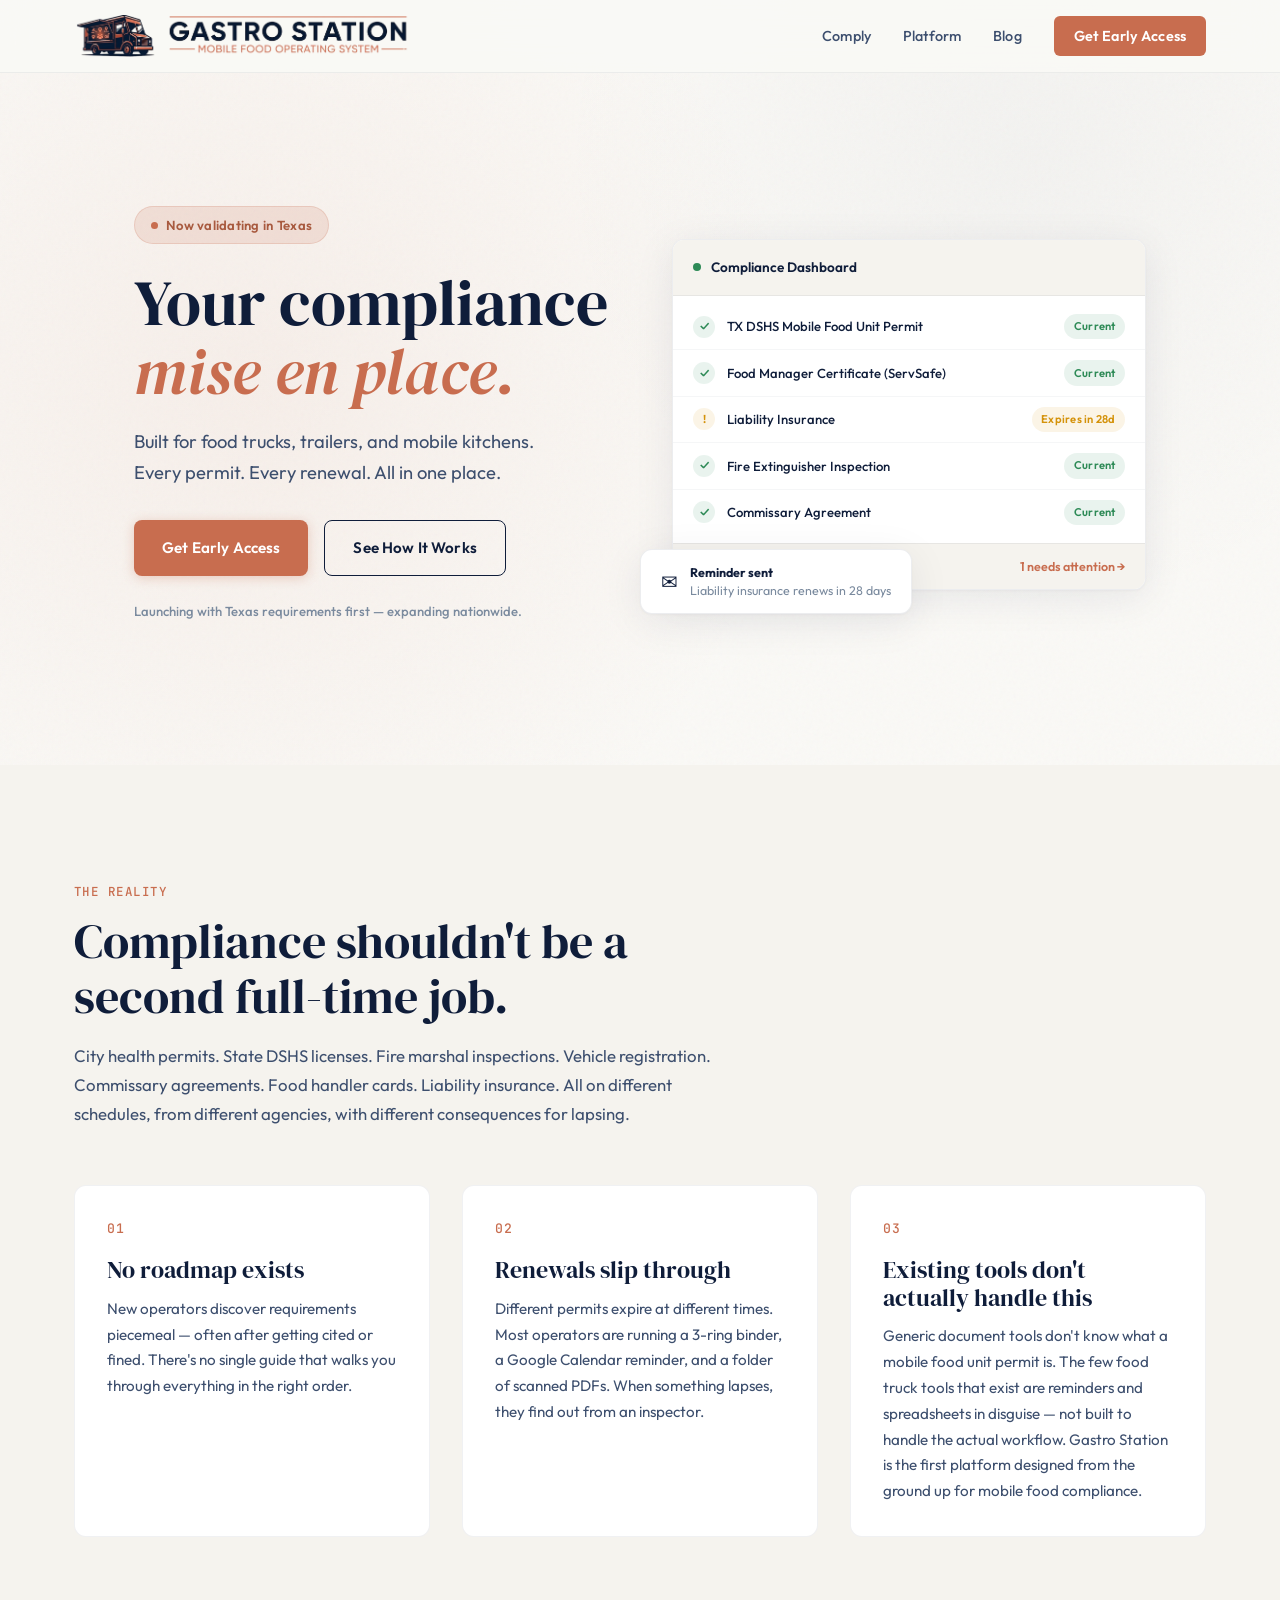
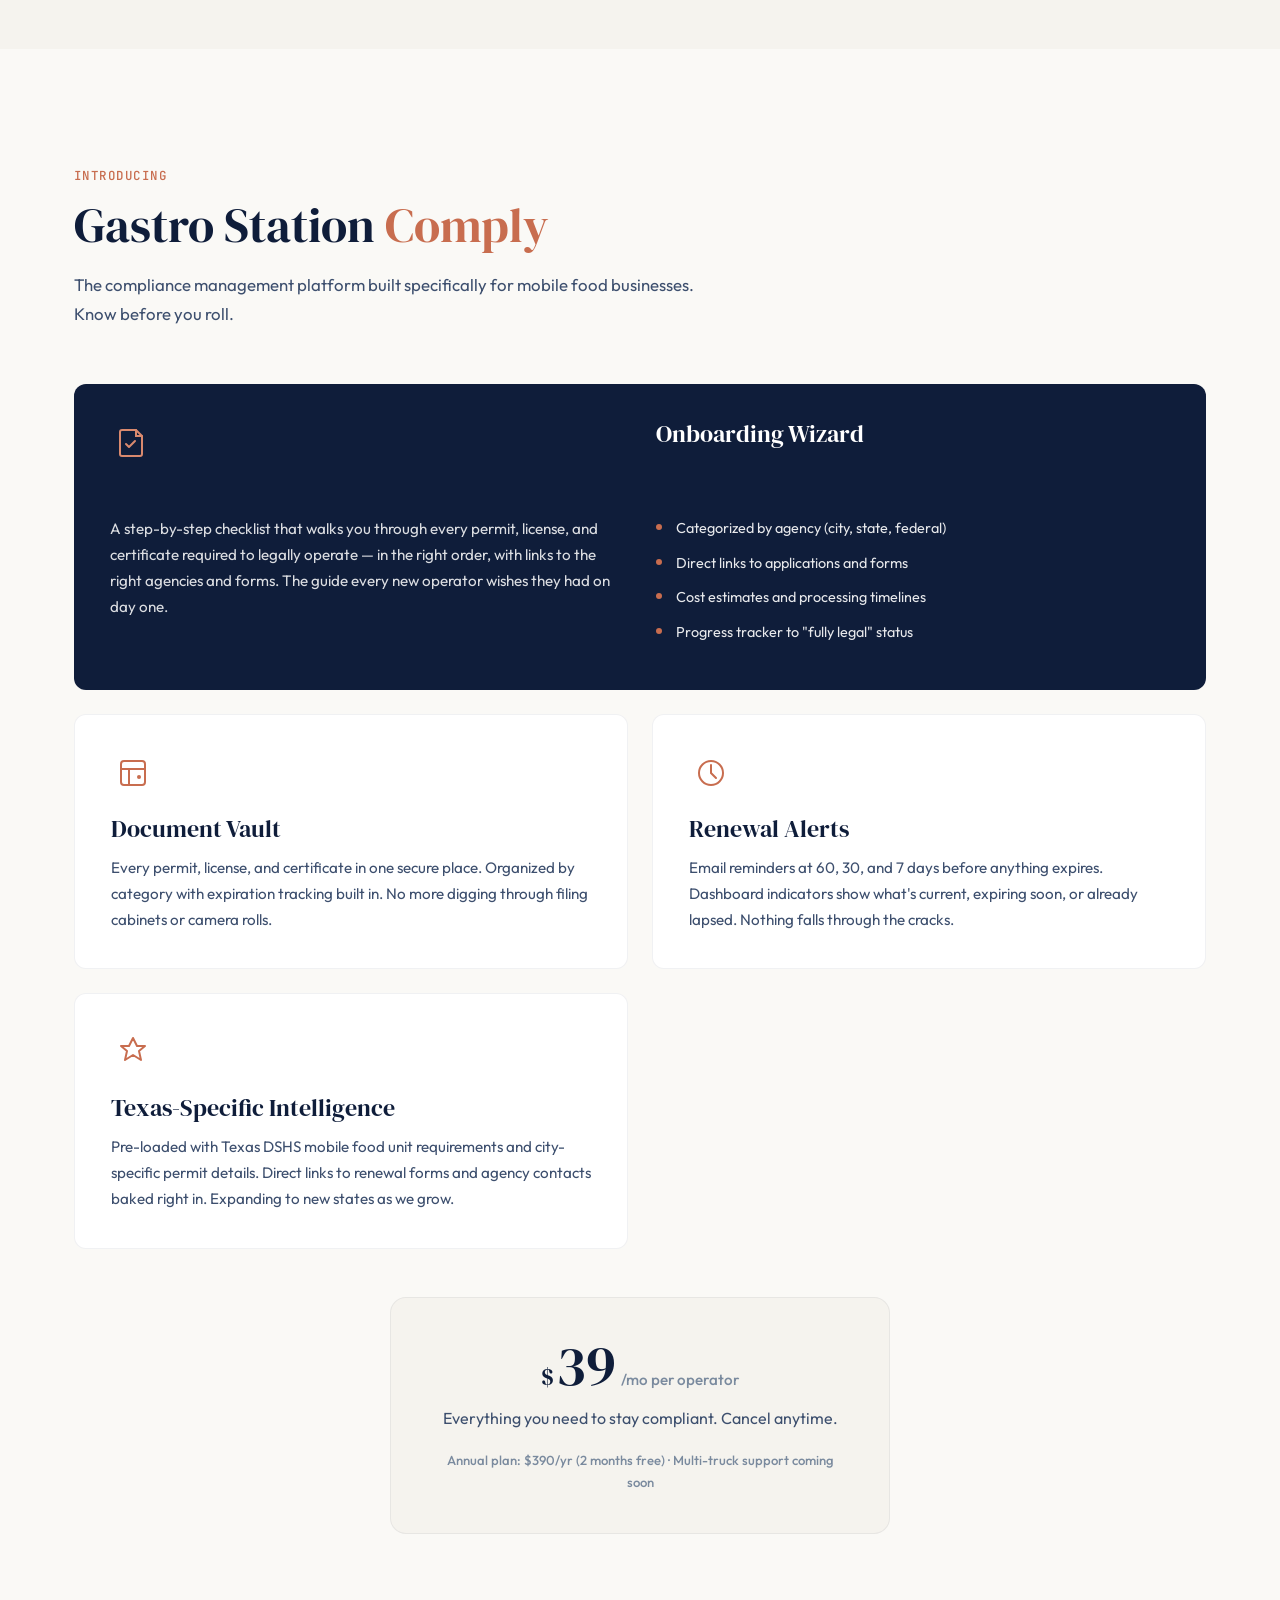
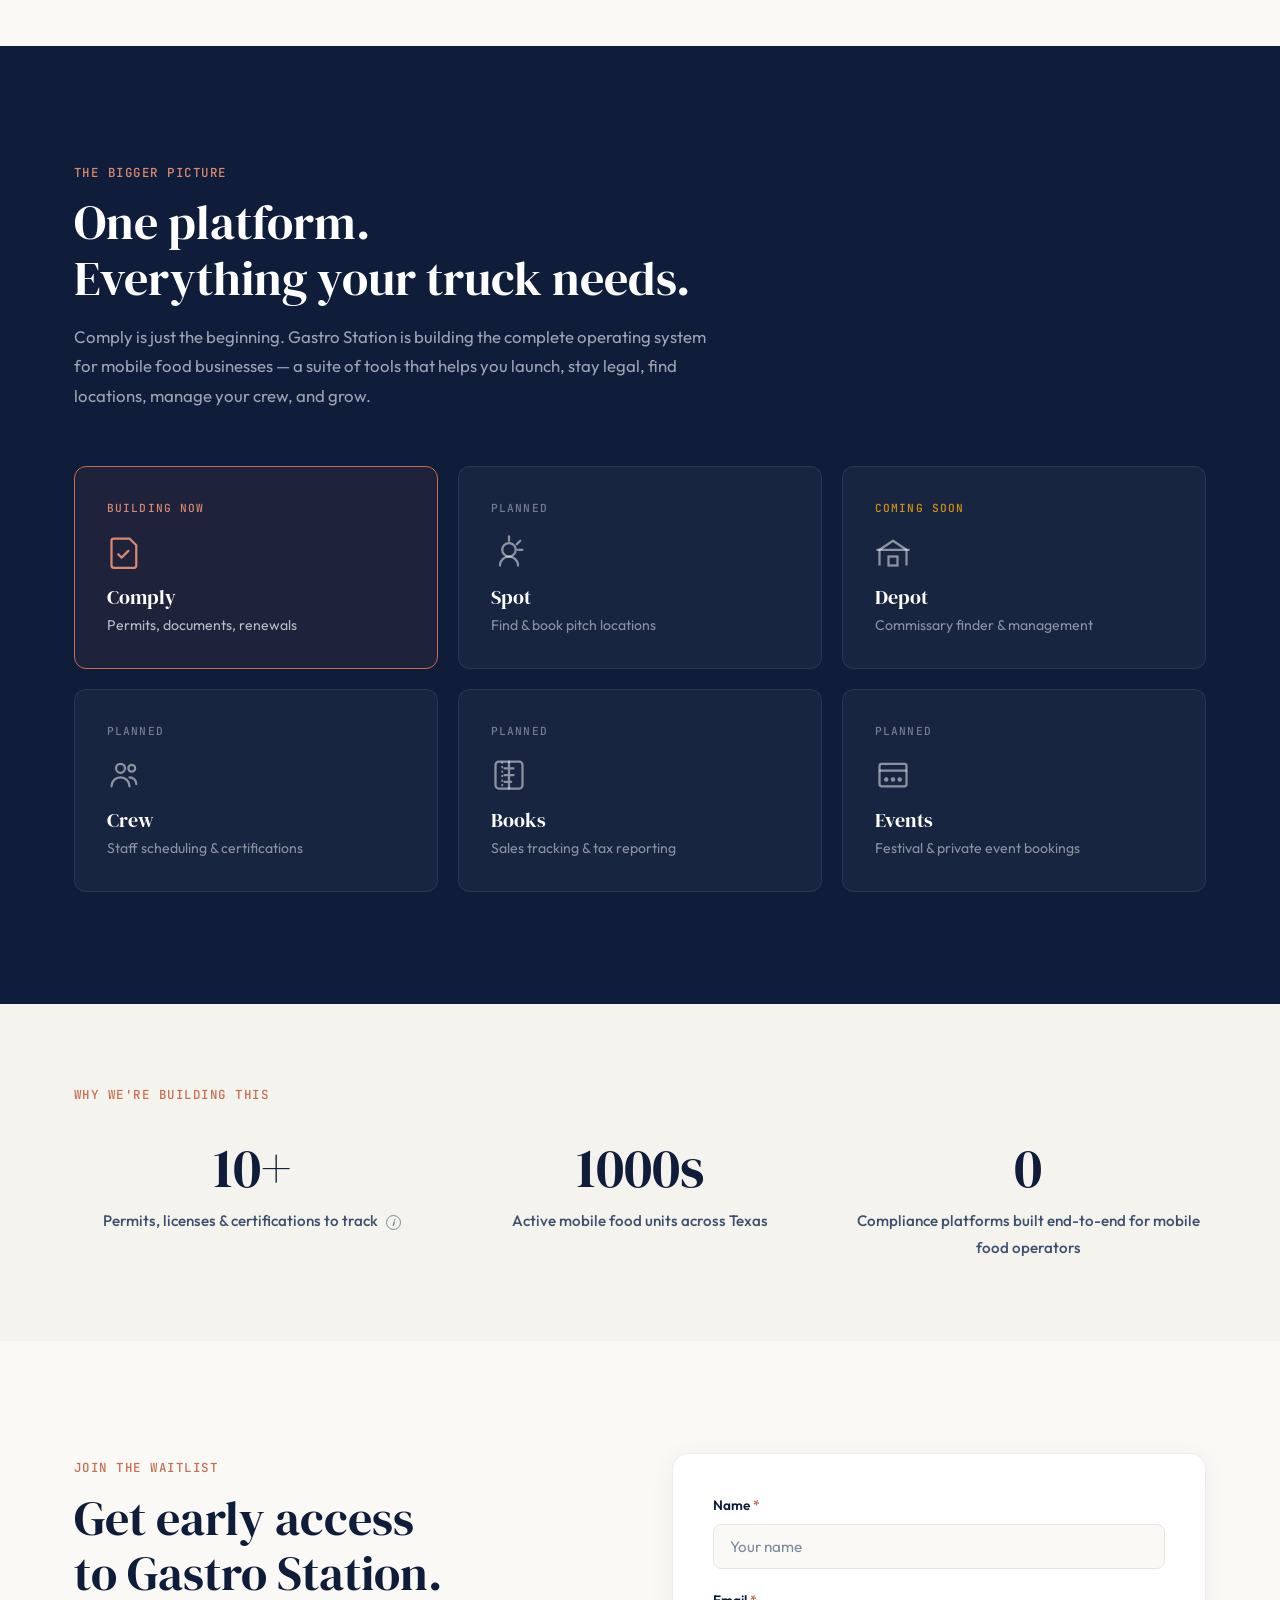
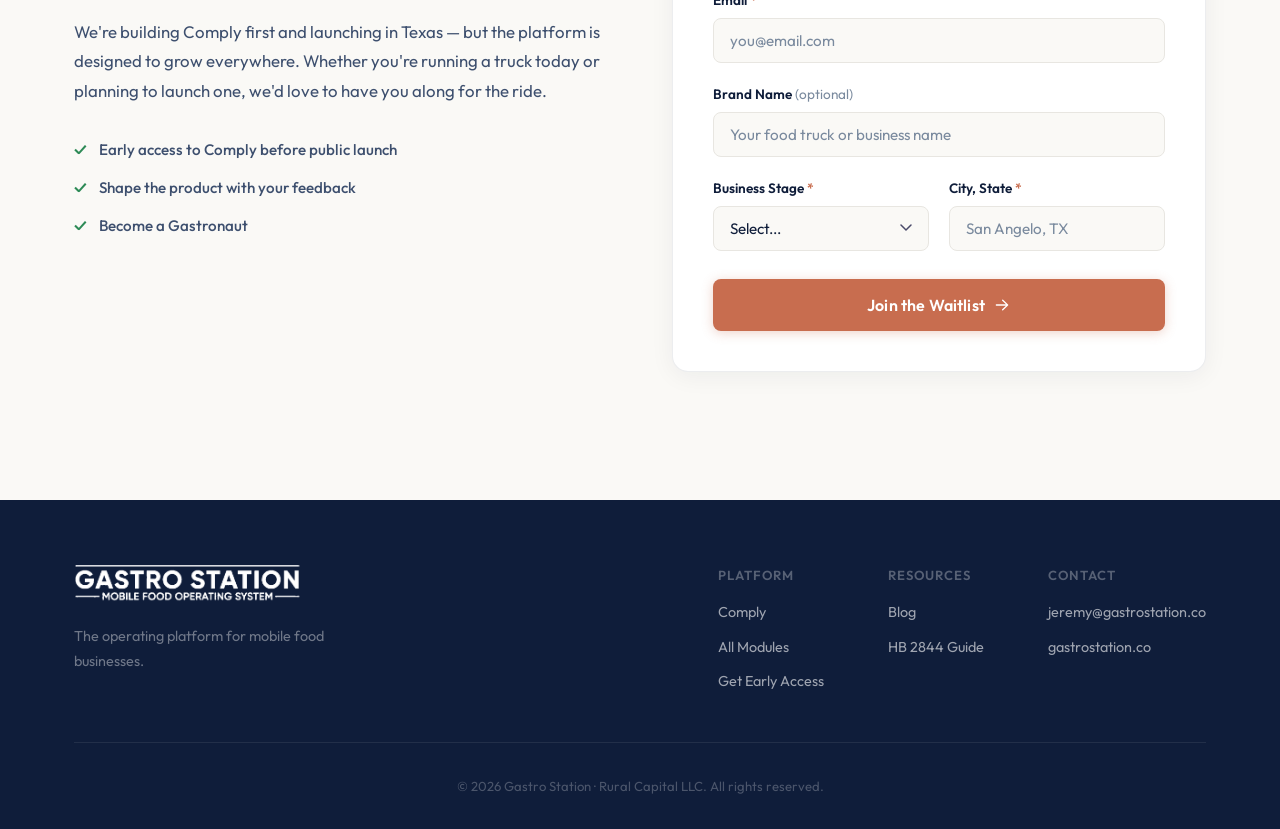
<file: index.html>
<!DOCTYPE html>
<html lang="en">
<head>
    <meta charset="UTF-8">
    <meta name="viewport" content="width=device-width, initial-scale=1.0">

    <!-- SEO Meta Tags -->
    <title>Gastro Station — The Operating Platform for Mobile Food Businesses</title>
    <meta name="description" content="Permits, renewals, documents — all in one place. Gastro Station Comply is the compliance management platform built specifically for food trucks, trailers, and mobile kitchens. Launching in Texas.">
    <meta name="keywords" content="food truck permits, food truck compliance, mobile food unit permits, Texas food truck license, food truck business, food trailer permits, DSHS mobile food unit, food truck startup, food truck management software, commissary compliance, food truck renewal reminders, mobile food vendor, hot dog cart permits, food truck Texas, how to start a food truck in Texas, food truck permit checklist, mobile food vendor license, food truck insurance requirements, Texas DSHS food truck inspection, food truck business plan">
    <meta name="author" content="Gastro Station / Rural Capital LLC">
    <meta name="robots" content="index, follow">
    <link rel="canonical" href="https://gastrostation.co">

    <!-- Open Graph Tags -->
    <meta property="og:title" content="Gastro Station — The Operating Platform for Mobile Food Businesses">
    <meta property="og:description" content="Your compliance mise en place. Built for food trucks, trailers, and mobile kitchens. Every permit, every renewal, all in one place.">
    <meta property="og:type" content="website">
    <meta property="og:url" content="https://gastrostation.co">
    <meta property="og:image" content="https://gastrostation.co/images/og-image.png">
    <meta property="og:site_name" content="Gastro Station">
    <meta property="og:image:width" content="1200">
    <meta property="og:image:height" content="630">

    <!-- Twitter Card Tags -->
    <meta name="twitter:card" content="summary_large_image">
    <meta name="twitter:title" content="Gastro Station — The Operating Platform for Mobile Food Businesses">
    <meta name="twitter:description" content="Your compliance mise en place. Built for food trucks, trailers, and mobile kitchens.">
    <meta name="twitter:image" content="https://gastrostation.co/images/og-image.png">

    <!-- Favicon -->
    <link rel="icon" type="image/svg+xml" href="favicon.svg">

    <!-- Fonts -->
    <link rel="preconnect" href="https://fonts.googleapis.com">
    <link rel="preconnect" href="https://fonts.gstatic.com" crossorigin>
    <link href="https://fonts.googleapis.com/css2?family=DM+Serif+Display:ital@0;1&family=Outfit:wght@300;400;500;600;700&family=JetBrains+Mono:wght@400;500&display=swap" rel="stylesheet">

    <!-- Stylesheet -->
    <link rel="stylesheet" href="css/style.css">

    <!-- Structured Data -->
    <script type="application/ld+json">
    {
        "@context": "https://schema.org",
        "@type": "SoftwareApplication",
        "name": "Gastro Station Comply",
        "applicationCategory": "BusinessApplication",
        "operatingSystem": "Web",
        "description": "Compliance management platform built specifically for mobile food businesses — food trucks, trailers, and mobile kitchens. Track permits, store documents, and get renewal reminders for Texas DSHS requirements, city health permits, fire marshal inspections, commissary agreements, and more.",
        "url": "https://gastrostation.co",
        "featureList": [
            "Step-by-step Texas food truck permit onboarding wizard",
            "Document vault for permits, licenses, and certificates",
            "Renewal reminders at 60, 30, and 7 days before expiration",
            "Texas DSHS mobile food unit compliance tracking",
            "City-specific permit requirements (San Angelo launch market)",
            "Food handler card and ServSafe certificate tracking",
            "Commissary agreement management",
            "Liability insurance renewal tracking",
            "Fire marshal inspection scheduling"
        ],
        "author": {
            "@type": "Organization",
            "name": "Rural Capital LLC",
            "url": "https://gastrostation.co"
        },
        "offers": {
            "@type": "Offer",
            "price": "39",
            "priceCurrency": "USD",
            "priceValidUntil": "2027-01-01"
        }
    }
    </script>
</head>
<body>

    <!-- Navigation -->
    <nav class="nav" id="nav">
        <div class="container nav-container">
            <a href="#" class="nav-logo" aria-label="Gastro Station Home">
                <img src="images/logo.png" alt="Gastro Station" class="nav-logo-img">
            </a>
            <div class="nav-links">
                <a href="#comply" class="nav-link">Comply</a>
                <a href="#platform" class="nav-link">Platform</a>
                <a href="/blog/" class="nav-link">Blog</a>
                <a href="#signup" class="nav-link nav-cta">Get Early Access</a>
            </div>
            <button class="nav-toggle" aria-label="Toggle navigation" aria-expanded="false">
                <span></span>
                <span></span>
                <span></span>
            </button>
        </div>
    </nav>

    <!-- Mobile Nav Overlay -->
    <div class="mobile-nav" id="mobile-nav" role="navigation" aria-label="Mobile navigation">
        <a href="#comply" class="mobile-nav-link">Comply</a>
        <a href="#platform" class="mobile-nav-link">Platform</a>
        <a href="/blog/" class="mobile-nav-link">Blog</a>
        <a href="#signup" class="mobile-nav-link nav-cta">Get Early Access</a>
    </div>

    <!-- Hero Section -->
    <section id="hero" class="hero">
        <div class="hero-bg-pattern"></div>
        <div class="container">
            <div class="hero-content">
                <div class="hero-badge">
                    <span class="badge-dot"></span>
                    Now validating in Texas
                </div>
                <h1 class="hero-headline">
                    Your compliance<br>
                    <em>mise en place.</em>
                </h1>
                <p class="hero-sub">
                    Built for food trucks, trailers, and mobile kitchens.<br class="hide-mobile">
                    Every permit. Every renewal. All in one place.
                </p>
                <div class="hero-actions">
                    <a href="#signup" class="btn btn-primary">Get Early Access</a>
                    <a href="#comply" class="btn btn-ghost">See How It Works</a>
                </div>
                <p class="hero-note">Launching with Texas requirements first — expanding nationwide.</p>
            </div>
            <div class="hero-visual">
                <div class="hero-card hero-card-main">
                    <div class="card-header">
                        <div class="card-status card-status-good"></div>
                        <span>Compliance Dashboard</span>
                    </div>
                    <div class="card-items">
                        <div class="card-item">
                            <span class="item-check">&#10003;</span>
                            <span class="item-label">TX DSHS Mobile Food Unit Permit</span>
                            <span class="item-badge item-current">Current</span>
                        </div>
                        <div class="card-item">
                            <span class="item-check">&#10003;</span>
                            <span class="item-label">Food Manager Certificate (ServSafe)</span>
                            <span class="item-badge item-current">Current</span>
                        </div>
                        <div class="card-item">
                            <span class="item-check warning-icon">!</span>
                            <span class="item-label">Liability Insurance</span>
                            <span class="item-badge item-expiring">Expires in 28d</span>
                        </div>
                        <div class="card-item">
                            <span class="item-check">&#10003;</span>
                            <span class="item-label">Fire Extinguisher Inspection</span>
                            <span class="item-badge item-current">Current</span>
                        </div>
                        <div class="card-item">
                            <span class="item-check">&#10003;</span>
                            <span class="item-label">Commissary Agreement</span>
                            <span class="item-badge item-current">Current</span>
                        </div>
                    </div>
                    <div class="card-footer">
                        <span class="card-score">4/5 current</span>
                        <span class="card-action">1 needs attention &rarr;</span>
                    </div>
                </div>
                <div class="hero-card hero-card-alert">
                    <div class="alert-icon">&#9993;</div>
                    <div class="alert-content">
                        <strong>Reminder sent</strong>
                        <span>Liability insurance renews in 28 days</span>
                    </div>
                </div>
            </div>
        </div>
    </section>

    <!-- Problem Section -->
    <section id="problem" class="section problem-section">
        <div class="container">
            <div class="section-intro">
                <span class="section-label">The reality</span>
                <h2 class="section-title">Compliance shouldn't be a<br>second full-time job.</h2>
                <p class="section-desc">City health permits. State DSHS licenses. Fire marshal inspections. Vehicle registration. Commissary agreements. Food handler cards. Liability insurance. All on different schedules, from different agencies, with different consequences for lapsing.</p>
            </div>
            <div class="problem-grid">
                <div class="problem-card">
                    <div class="problem-number">01</div>
                    <h3>No roadmap exists</h3>
                    <p>New operators discover requirements piecemeal — often after getting cited or fined. There's no single guide that walks you through everything in the right order.</p>
                </div>
                <div class="problem-card">
                    <div class="problem-number">02</div>
                    <h3>Renewals slip through</h3>
                    <p>Different permits expire at different times. Most operators are running a 3-ring binder, a Google Calendar reminder, and a folder of scanned PDFs. When something lapses, they find out from an inspector.</p>
                </div>
                <div class="problem-card">
                    <div class="problem-number">03</div>
                    <h3>Existing tools don't actually handle this</h3>
                    <p>Generic document tools don't know what a mobile food unit permit is. The few food truck tools that exist are reminders and spreadsheets in disguise — not built to handle the actual workflow. Gastro Station is the first platform designed from the ground up for mobile food compliance.</p>
                </div>
            </div>
        </div>
    </section>

    <!-- Comply Module Section -->
    <section id="comply" class="section comply-section">
        <div class="container">
            <div class="section-intro">
                <span class="section-label">Introducing</span>
                <h2 class="section-title">
                    Gastro Station <span class="accent">Comply</span>
                </h2>
                <p class="section-desc">The compliance management platform built specifically for mobile food businesses. Know before you roll.</p>
            </div>

            <div class="features-grid">
                <div class="feature-card feature-card-large">
                    <div class="feature-icon">
                        <svg viewBox="0 0 32 32" fill="none"><path d="M6 4h14l6 6v18a2 2 0 01-2 2H6a2 2 0 01-2-2V6a2 2 0 012-2z" stroke="currentColor" stroke-width="2"/><path d="M10 18l3 3 6-6" stroke="currentColor" stroke-width="2" stroke-linecap="round" stroke-linejoin="round"/><path d="M20 4v6h6" stroke="currentColor" stroke-width="2" stroke-linecap="round"/></svg>
                    </div>
                    <h3>Onboarding Wizard</h3>
                    <p>A step-by-step checklist that walks you through every permit, license, and certificate required to legally operate — in the right order, with links to the right agencies and forms. The guide every new operator wishes they had on day one.</p>
                    <ul class="feature-list">
                        <li>Categorized by agency (city, state, federal)</li>
                        <li>Direct links to applications and forms</li>
                        <li>Cost estimates and processing timelines</li>
                        <li>Progress tracker to "fully legal" status</li>
                    </ul>
                </div>

                <div class="feature-card">
                    <div class="feature-icon">
                        <svg viewBox="0 0 32 32" fill="none"><rect x="4" y="4" width="24" height="24" rx="3" stroke="currentColor" stroke-width="2"/><path d="M4 12h24M12 12v16" stroke="currentColor" stroke-width="2"/><circle cx="22" cy="20" r="2" fill="currentColor"/></svg>
                    </div>
                    <h3>Document Vault</h3>
                    <p>Every permit, license, and certificate in one secure place. Organized by category with expiration tracking built in. No more digging through filing cabinets or camera rolls.</p>
                </div>

                <div class="feature-card">
                    <div class="feature-icon">
                        <svg viewBox="0 0 32 32" fill="none"><circle cx="16" cy="16" r="12" stroke="currentColor" stroke-width="2"/><path d="M16 8v8l5 5" stroke="currentColor" stroke-width="2" stroke-linecap="round"/></svg>
                    </div>
                    <h3>Renewal Alerts</h3>
                    <p>Email reminders at 60, 30, and 7 days before anything expires. Dashboard indicators show what's current, expiring soon, or already lapsed. Nothing falls through the cracks.</p>
                </div>

                <div class="feature-card">
                    <div class="feature-icon">
                        <svg viewBox="0 0 32 32" fill="none"><path d="M16 2l4 8h8l-6 5 2 9-8-5-8 5 2-9-6-5h8z" stroke="currentColor" stroke-width="2" stroke-linejoin="round"/></svg>
                    </div>
                    <h3>Texas-Specific Intelligence</h3>
                    <p>Pre-loaded with Texas DSHS mobile food unit requirements and city-specific permit details. Direct links to renewal forms and agency contacts baked right in. Expanding to new states as we grow.</p>
                </div>
            </div>

            <!-- Pricing Teaser -->
            <div class="pricing-teaser">
                <div class="pricing-card">
                    <div class="pricing-amount">
                        <span class="pricing-dollar">$</span>
                        <span class="pricing-number">39</span>
                        <span class="pricing-period">/mo per operator</span>
                    </div>
                    <p class="pricing-desc">Everything you need to stay compliant. Cancel anytime.</p>
                    <div class="pricing-details">
                        <span>Annual plan: $390/yr (2 months free) &middot; Multi-truck support coming soon</span>
                    </div>
                </div>
            </div>
        </div>
    </section>

    <!-- Platform Vision Section -->
    <section id="platform" class="section platform-section">
        <div class="container">
            <div class="section-intro">
                <span class="section-label">The bigger picture</span>
                <h2 class="section-title">One platform.<br>Everything your truck needs.</h2>
                <p class="section-desc">Comply is just the beginning. Gastro Station is building the complete operating system for mobile food businesses — a suite of tools that helps you launch, stay legal, find locations, manage your crew, and grow.</p>
            </div>

            <div class="modules-grid">
                <div class="module-card module-active">
                    <div class="module-status">Building Now</div>
                    <div class="module-icon">
                        <svg viewBox="0 0 32 32" fill="none"><path d="M6 4h14l6 6v18a2 2 0 01-2 2H6a2 2 0 01-2-2V6a2 2 0 012-2z" stroke="currentColor" stroke-width="2"/><path d="M10 18l3 3 6-6" stroke="currentColor" stroke-width="2" stroke-linecap="round" stroke-linejoin="round"/></svg>
                    </div>
                    <h3>Comply</h3>
                    <p>Permits, documents, renewals</p>
                </div>
                <div class="module-card module-future">
                    <div class="module-status">Planned</div>
                    <div class="module-icon">
                        <svg viewBox="0 0 32 32" fill="none"><circle cx="16" cy="14" r="6" stroke="currentColor" stroke-width="2"/><path d="M8 28c0-4.4 3.6-8 8-8s8 3.6 8 8" stroke="currentColor" stroke-width="2" stroke-linecap="round"/><path d="M16 2v4M26 6l-3 3M28 14h-4" stroke="currentColor" stroke-width="2" stroke-linecap="round"/></svg>
                    </div>
                    <h3>Spot</h3>
                    <p>Find & book pitch locations</p>
                </div>
                <div class="module-card module-future">
                    <div class="module-status" data-status="coming-soon">Coming Soon</div>
                    <div class="module-icon">
                        <svg viewBox="0 0 32 32" fill="none"><path d="M4 28V14l12-8 12 8v14" stroke="currentColor" stroke-width="2" stroke-linejoin="round"/><rect x="12" y="20" width="8" height="8" stroke="currentColor" stroke-width="2"/><path d="M2 14h28" stroke="currentColor" stroke-width="2" stroke-linecap="round"/></svg>
                    </div>
                    <h3>Depot</h3>
                    <p>Commissary finder & management</p>
                </div>
                <div class="module-card module-future">
                    <div class="module-status">Planned</div>
                    <div class="module-icon">
                        <svg viewBox="0 0 32 32" fill="none"><circle cx="12" cy="10" r="4" stroke="currentColor" stroke-width="2"/><circle cx="22" cy="10" r="3" stroke="currentColor" stroke-width="2"/><path d="M4 26c0-4.4 3.6-8 8-8s8 3.6 8 8" stroke="currentColor" stroke-width="2" stroke-linecap="round"/><path d="M20 18c3.3 0 6 2.7 6 6" stroke="currentColor" stroke-width="2" stroke-linecap="round"/></svg>
                    </div>
                    <h3>Crew</h3>
                    <p>Staff scheduling & certifications</p>
                </div>
                <div class="module-card module-future">
                    <div class="module-status">Planned</div>
                    <div class="module-icon">
                        <svg viewBox="0 0 32 32" fill="none"><path d="M16 4v24M12 10h8M12 16h8M12 22h6" stroke="currentColor" stroke-width="2" stroke-linecap="round"/><rect x="4" y="4" width="24" height="24" rx="3" stroke="currentColor" stroke-width="2"/><path d="M10 4v24" stroke="currentColor" stroke-width="1.5" stroke-dasharray="2 2"/></svg>
                    </div>
                    <h3>Books</h3>
                    <p>Sales tracking & tax reporting</p>
                </div>
                <div class="module-card module-future">
                    <div class="module-status">Planned</div>
                    <div class="module-icon">
                        <svg viewBox="0 0 32 32" fill="none"><rect x="4" y="6" width="24" height="20" rx="2" stroke="currentColor" stroke-width="2"/><path d="M4 12h24" stroke="currentColor" stroke-width="2"/><circle cx="10" cy="20" r="2" fill="currentColor"/><circle cx="16" cy="20" r="2" fill="currentColor"/><circle cx="22" cy="20" r="2" fill="currentColor"/></svg>
                    </div>
                    <h3>Events</h3>
                    <p>Festival & private event bookings</p>
                </div>
            </div>
        </div>
    </section>

    <!-- Social Proof / Market Context -->
    <section class="section context-section">
        <div class="container">
            <span class="section-label" style="display: block; margin-bottom: 2rem;">Why we're building this</span>
            <div class="context-grid">
                <div class="context-stat">
                    <span class="stat-number">10+</span>
                    <span class="stat-label">
                        Permits, licenses &amp; certifications to track
                        <button class="stat-cite" aria-label="View source" type="button">
                            <span class="stat-cite-icon">i</span>
                            <span class="stat-cite-tooltip">Source: Toast, "13 Licenses and Permits Needed to Open a Food Truck" (2025) — pos.toasttab.com</span>
                        </button>
                    </span>
                </div>
                <div class="context-stat">
                    <span class="stat-number">1000s</span>
                    <span class="stat-label">Active mobile food units across Texas</span>
                </div>
                <div class="context-stat">
                    <span class="stat-number">0</span>
                    <span class="stat-label">Compliance platforms built end-to-end for mobile food operators</span>
                </div>
            </div>
        </div>
    </section>

    <!-- Lead Capture Section -->
    <section id="signup" class="section signup-section">
        <div class="container">
            <div class="signup-wrapper">
                <div class="signup-content">
                    <span class="section-label">Join the waitlist</span>
                    <h2 class="section-title">Get early access<br>to Gastro Station.</h2>
                    <p class="section-desc">We're building Comply first and launching in Texas — but the platform is designed to grow everywhere. Whether you're running a truck today or planning to launch one, we'd love to have you along for the ride.</p>
                    <div class="signup-benefits">
                        <div class="signup-benefit">
                            <span>&#10003;</span> Early access to Comply before public launch
                        </div>
                        <div class="signup-benefit">
                            <span>&#10003;</span> Shape the product with your feedback
                        </div>
                        <div class="signup-benefit">
                            <span>&#10003;</span> Become a Gastronaut
                        </div>
                    </div>
                </div>
                <div class="signup-form-wrapper">
                    <form name="waitlist" method="POST" data-netlify="true" data-netlify-honeypot="bot-field" action="/success.html" class="signup-form">
                        <input type="hidden" name="form-name" value="waitlist">
                        <p class="hidden">
                            <label>Don't fill this out if you're human: <input name="bot-field"></label>
                        </p>

                        <div class="form-group">
                            <label for="name">Name <span class="required">*</span></label>
                            <input type="text" id="name" name="name" required placeholder="Your name">
                        </div>

                        <div class="form-group">
                            <label for="email">Email <span class="required">*</span></label>
                            <input type="email" id="email" name="email" required placeholder="you@email.com">
                        </div>

                        <div class="form-group">
                            <label for="brand">Brand Name <span class="optional">(optional)</span></label>
                            <input type="text" id="brand" name="brand" placeholder="Your food truck or business name">
                        </div>

                        <div class="form-row">
                            <div class="form-group">
                                <label for="stage">Business Stage <span class="required">*</span></label>
                                <select id="stage" name="stage" required>
                                    <option value="">Select...</option>
                                    <option value="running">Currently running a mobile food business</option>
                                    <option value="getting-ready">Getting ready to launch</option>
                                    <option value="planning">Planning to launch</option>
                                    <option value="exploring">Just exploring the idea</option>
                                </select>
                            </div>

                            <div class="form-group">
                                <label for="location">City, State <span class="required">*</span></label>
                                <input type="text" id="location" name="location" required placeholder="San Angelo, TX">
                            </div>
                        </div>

                        <button type="submit" class="btn btn-primary btn-submit">
                            Join the Waitlist
                            <svg viewBox="0 0 20 20" fill="currentColor" class="btn-arrow"><path fill-rule="evenodd" d="M3 10a.75.75 0 01.75-.75h10.638L10.23 5.29a.75.75 0 111.04-1.08l5.5 5.25a.75.75 0 010 1.08l-5.5 5.25a.75.75 0 11-1.04-1.08l4.158-3.96H3.75A.75.75 0 013 10z"/></svg>
                        </button>
                    </form>
                </div>
            </div>
        </div>
    </section>

    <!-- Footer -->
    <footer class="footer">
        <div class="container">
            <div class="footer-content">
                <div class="footer-brand">
                    <div class="footer-logo">
                        <img src="images/logo-footer.png" alt="Gastro Station" class="footer-logo-img">
                    </div>
                    <p class="footer-tagline">The operating platform for mobile food businesses.</p>
                </div>
                <div class="footer-links">
                    <div class="footer-col">
                        <h4>Platform</h4>
                        <a href="#comply">Comply</a>
                        <a href="#platform">All Modules</a>
                        <a href="#signup">Get Early Access</a>
                    </div>
                    <div class="footer-col">
                        <h4>Resources</h4>
                        <a href="/blog/">Blog</a>
                        <a href="/blog/texas-hb-2844-food-truck-license.html">HB 2844 Guide</a>
                    </div>
                    <div class="footer-col">
                        <h4>Contact</h4>
                        <a href="mailto:jeremy@gastrostation.co">jeremy@gastrostation.co</a>
                        <a href="https://gastrostation.co">gastrostation.co</a>
                    </div>
                </div>
            </div>
            <div class="footer-bottom">
                <p>&copy; 2026 Gastro Station &middot; Rural Capital LLC. All rights reserved.</p>
            </div>
        </div>
    </footer>

    <script src="js/main.js" defer></script>
</body>
</html>
</file>
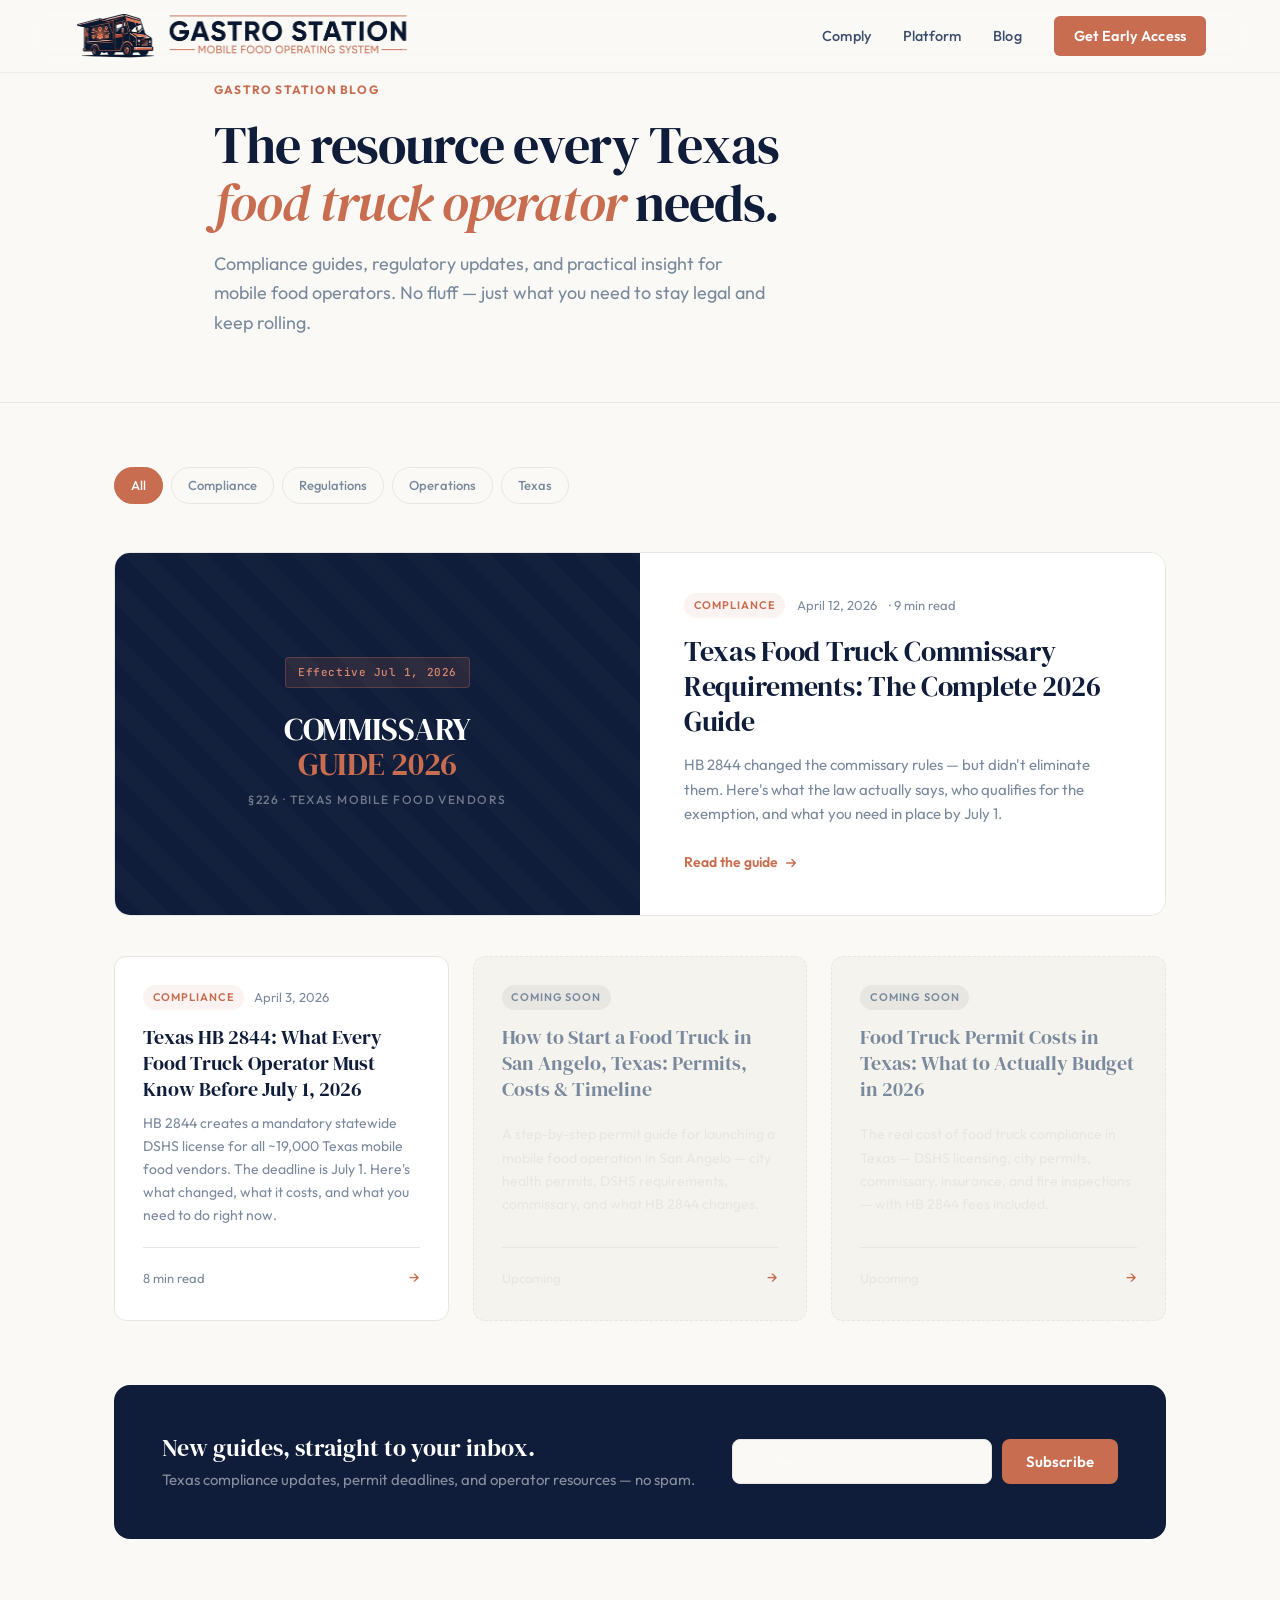
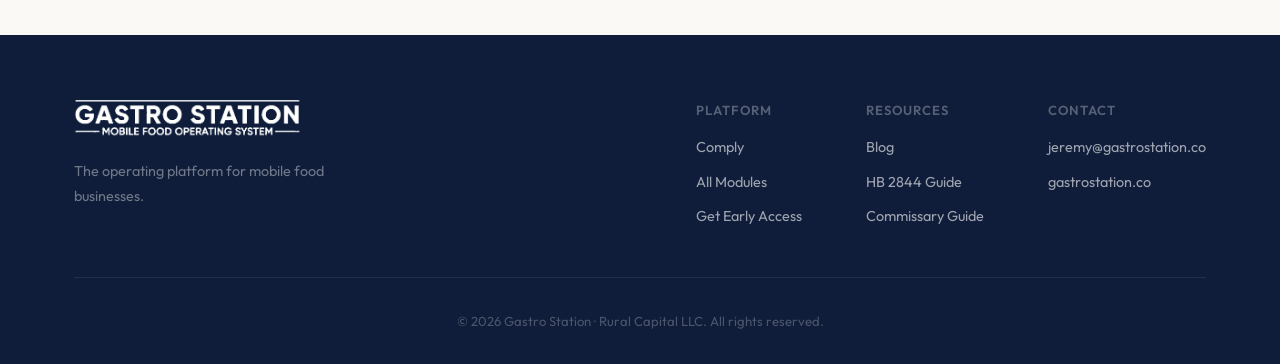
<file: blog/index.html>
<!DOCTYPE html>
<html lang="en">
<head>
    <meta charset="UTF-8">
    <meta name="viewport" content="width=device-width, initial-scale=1.0">

    <!-- SEO -->
    <title>Blog — Gastro Station</title>
    <meta name="description" content="Compliance guides, regulatory updates, and practical resources for Texas food truck and mobile food unit operators. Built by Gastro Station.">
    <meta name="author" content="Gastro Station / Rural Capital LLC">
    <meta name="robots" content="index, follow">
    <link rel="canonical" href="https://gastrostation.co/blog/">

    <!-- Open Graph -->
    <meta property="og:title" content="Blog — Gastro Station">
    <meta property="og:description" content="Compliance guides, regulatory updates, and practical resources for Texas food truck and mobile food unit operators.">
    <meta property="og:type" content="website">
    <meta property="og:url" content="https://gastrostation.co/blog/">
    <meta property="og:image" content="https://gastrostation.co/images/og-image.png">
    <meta property="og:site_name" content="Gastro Station">

    <!-- Twitter -->
    <meta name="twitter:card" content="summary_large_image">
    <meta name="twitter:title" content="Blog — Gastro Station">
    <meta name="twitter:description" content="Compliance guides, regulatory updates, and practical resources for Texas food truck operators.">

    <!-- Favicon -->
    <link rel="icon" type="image/svg+xml" href="../favicon.svg">

    <!-- Fonts -->
    <link rel="preconnect" href="https://fonts.googleapis.com">
    <link rel="preconnect" href="https://fonts.gstatic.com" crossorigin>
    <link href="https://fonts.googleapis.com/css2?family=DM+Serif+Display:ital@0;1&family=Outfit:wght@300;400;500;600;700&family=JetBrains+Mono:wght@400;500&display=swap" rel="stylesheet">

    <!-- Shared styles -->
    <link rel="stylesheet" href="../css/style.css">

    <!-- Blog index styles -->
    <style>
        /* ── Blog index hero ─────────────────────────────────────────── */
        .blog-index-hero {
            padding: 5rem 0 4rem;
            background: var(--off-white);
            border-bottom: 1px solid var(--light-gray);
        }

        .blog-index-hero .container {
            max-width: 900px;
        }

        .blog-index-eyebrow {
            font-family: var(--font-body);
            font-size: 0.75rem;
            font-weight: 700;
            text-transform: uppercase;
            letter-spacing: 0.1em;
            color: var(--terra-cotta);
            margin-bottom: 1rem;
        }

        .blog-index-title {
            font-family: var(--font-display);
            font-size: clamp(2.25rem, 5vw, 3.25rem);
            font-weight: 400;
            line-height: 1.1;
            color: var(--navy);
            margin-bottom: 1.125rem;
            letter-spacing: -0.02em;
        }

        .blog-index-title em {
            font-style: italic;
            color: var(--terra-cotta);
        }

        .blog-index-desc {
            font-family: var(--font-body);
            font-size: 1.125rem;
            color: var(--warm-gray);
            line-height: 1.65;
            max-width: 560px;
        }

        /* ── Blog grid ───────────────────────────────────────────────── */
        .blog-index-body {
            padding: 4rem 0 6rem;
        }

        .blog-index-body .container {
            max-width: 1100px;
        }

        /* Filter tabs */
        .blog-filters {
            display: flex;
            align-items: center;
            gap: 0.5rem;
            margin-bottom: 3rem;
            flex-wrap: wrap;
        }

        .blog-filter {
            font-family: var(--font-body);
            font-size: 0.8125rem;
            font-weight: 500;
            color: var(--warm-gray);
            background: transparent;
            border: 1px solid var(--light-gray);
            border-radius: 100px;
            padding: 0.4rem 1rem;
            cursor: pointer;
            text-decoration: none;
            transition: background 0.12s, color 0.12s, border-color 0.12s;
        }

        .blog-filter:hover,
        .blog-filter.active {
            background: var(--terra-cotta);
            color: var(--white);
            border-color: var(--terra-cotta);
        }

        /* Featured post */
        .blog-featured {
            display: grid;
            grid-template-columns: 1fr 1fr;
            gap: 0;
            background: var(--white);
            border: 1px solid var(--light-gray);
            border-radius: 16px;
            overflow: hidden;
            margin-bottom: 2.5rem;
            transition: box-shadow 0.2s, transform 0.2s;
            text-decoration: none;
        }

        .blog-featured:hover {
            box-shadow: 0 12px 40px rgba(15, 29, 58, 0.08);
            transform: translateY(-2px);
        }

        @media (max-width: 700px) {
            .blog-featured {
                grid-template-columns: 1fr;
            }
        }

        .blog-featured-visual {
            background: var(--navy);
            min-height: 280px;
            display: flex;
            align-items: center;
            justify-content: center;
            padding: 3rem;
            position: relative;
            overflow: hidden;
        }

        .blog-featured-visual::before {
            content: '';
            position: absolute;
            inset: 0;
            background: repeating-linear-gradient(
                45deg,
                transparent,
                transparent 20px,
                rgba(255,255,255,0.015) 20px,
                rgba(255,255,255,0.015) 40px
            );
        }

        .blog-featured-visual-inner {
            position: relative;
            text-align: center;
        }

        .blog-featured-date-badge {
            display: inline-block;
            font-family: var(--font-mono);
            font-size: 0.6875rem;
            font-weight: 500;
            color: var(--terra-cotta-light);
            background: var(--terra-cotta-glow);
            border: 1px solid rgba(200, 109, 79, 0.3);
            padding: 0.3rem 0.75rem;
            border-radius: 4px;
            letter-spacing: 0.05em;
            margin-bottom: 1.5rem;
        }

        .blog-featured-law {
            font-family: var(--font-display);
            font-size: 4.5rem;
            font-weight: 400;
            color: var(--white);
            line-height: 1;
            letter-spacing: -0.02em;
            margin-bottom: 0.5rem;
        }

        .blog-featured-law span {
            color: var(--terra-cotta);
        }

        .blog-featured-law-sub {
            font-family: var(--font-body);
            font-size: 0.75rem;
            font-weight: 500;
            color: rgba(255,255,255,0.4);
            text-transform: uppercase;
            letter-spacing: 0.12em;
        }

        .blog-featured-content {
            padding: 2.5rem 2.75rem;
            display: flex;
            flex-direction: column;
            justify-content: center;
            background: var(--white);
        }

        .blog-featured-meta {
            display: flex;
            align-items: center;
            gap: 0.75rem;
            margin-bottom: 1rem;
        }

        .blog-tag {
            font-family: var(--font-body);
            font-size: 0.6875rem;
            font-weight: 600;
            text-transform: uppercase;
            letter-spacing: 0.08em;
            color: var(--terra-cotta);
            background: var(--terra-cotta-subtle);
            padding: 0.2rem 0.6rem;
            border-radius: 100px;
        }

        .blog-date {
            font-family: var(--font-body);
            font-size: 0.8125rem;
            color: var(--warm-gray);
        }

        .blog-read-time {
            font-family: var(--font-body);
            font-size: 0.8125rem;
            color: var(--warm-gray);
        }

        .blog-featured-title {
            font-family: var(--font-display);
            font-size: clamp(1.375rem, 2.5vw, 1.75rem);
            font-weight: 400;
            line-height: 1.25;
            color: var(--navy);
            margin-bottom: 0.875rem;
            letter-spacing: -0.01em;
        }

        .blog-featured-excerpt {
            font-family: var(--font-body);
            font-size: 0.9375rem;
            line-height: 1.65;
            color: var(--warm-gray);
            margin-bottom: 1.5rem;
        }

        .blog-read-link {
            display: inline-flex;
            align-items: center;
            gap: 0.375rem;
            font-family: var(--font-body);
            font-size: 0.875rem;
            font-weight: 600;
            color: var(--terra-cotta);
            text-decoration: none;
        }

        .blog-read-link svg {
            transition: transform 0.15s;
        }

        .blog-featured:hover .blog-read-link svg {
            transform: translateX(3px);
        }

        /* Grid for additional posts */
        .blog-grid {
            display: grid;
            grid-template-columns: repeat(auto-fill, minmax(300px, 1fr));
            gap: 1.5rem;
        }

        .blog-card {
            background: var(--white);
            border: 1px solid var(--light-gray);
            border-radius: 12px;
            padding: 1.75rem;
            text-decoration: none;
            display: flex;
            flex-direction: column;
            transition: box-shadow 0.2s, transform 0.2s;
        }

        .blog-card:hover {
            box-shadow: 0 8px 24px rgba(15, 29, 58, 0.07);
            transform: translateY(-2px);
        }

        .blog-card-meta {
            display: flex;
            align-items: center;
            gap: 0.625rem;
            margin-bottom: 0.875rem;
        }

        .blog-card-title {
            font-family: var(--font-display);
            font-size: 1.25rem;
            font-weight: 400;
            line-height: 1.3;
            color: var(--navy);
            margin-bottom: 0.625rem;
            flex-grow: 1;
        }

        .blog-card-excerpt {
            font-family: var(--font-body);
            font-size: 0.875rem;
            line-height: 1.65;
            color: var(--warm-gray);
            margin-bottom: 1.25rem;
            flex-grow: 1;
        }

        .blog-card-footer {
            display: flex;
            align-items: center;
            justify-content: space-between;
            padding-top: 1rem;
            border-top: 1px solid var(--light-gray);
        }

        .blog-card-date {
            font-family: var(--font-body);
            font-size: 0.8125rem;
            color: var(--warm-gray);
        }

        .blog-card-arrow {
            font-size: 1rem;
            color: var(--terra-cotta);
            transition: transform 0.15s;
        }

        .blog-card:hover .blog-card-arrow {
            transform: translateX(3px);
        }

        /* Placeholder cards */
        .blog-card-placeholder {
            background: var(--cream);
            border-style: dashed;
        }

        .blog-card-placeholder .blog-card-title {
            color: var(--warm-gray);
        }

        .blog-card-placeholder .blog-card-excerpt {
            color: var(--light-gray);
        }

        .blog-card-placeholder .blog-card-footer {
            border-top-color: var(--light-gray);
        }

        .blog-card-placeholder .blog-card-date {
            color: var(--light-gray);
        }

        .coming-soon-badge {
            font-family: var(--font-body);
            font-size: 0.6875rem;
            font-weight: 600;
            text-transform: uppercase;
            letter-spacing: 0.08em;
            color: var(--warm-gray);
            background: var(--light-gray);
            padding: 0.2rem 0.6rem;
            border-radius: 100px;
        }

        /* Subscribe strip */
        .blog-subscribe {
            margin-top: 4rem;
            background: var(--navy);
            border-radius: 16px;
            padding: 3rem;
            display: flex;
            align-items: center;
            justify-content: space-between;
            gap: 2rem;
        }

        @media (max-width: 640px) {
            .blog-subscribe {
                flex-direction: column;
                text-align: center;
            }
        }

        .blog-subscribe-text h3 {
            font-family: var(--font-display);
            font-size: 1.5rem;
            font-weight: 400;
            color: var(--white);
            margin-bottom: 0.375rem;
            line-height: 1.25;
        }

        .blog-subscribe-text p {
            font-family: var(--font-body);
            font-size: 0.9375rem;
            color: rgba(255,255,255,0.5);
            margin: 0;
            line-height: 1.5;
        }

        .blog-subscribe-form {
            display: flex;
            gap: 0.625rem;
            flex-shrink: 0;
        }

        @media (max-width: 480px) {
            .blog-subscribe-form {
                flex-direction: column;
                width: 100%;
            }
        }

        .blog-subscribe-input {
            font-family: var(--font-body);
            font-size: 0.9375rem;
            background: rgba(255,255,255,0.08);
            border: 1px solid rgba(255,255,255,0.15);
            color: var(--white);
            padding: 0.75rem 1.125rem;
            border-radius: 8px;
            outline: none;
            width: 220px;
            transition: border-color 0.15s;
        }

        .blog-subscribe-input::placeholder {
            color: rgba(255,255,255,0.35);
        }

        .blog-subscribe-input:focus {
            border-color: rgba(255,255,255,0.4);
        }

        .blog-subscribe-btn {
            font-family: var(--font-body);
            font-weight: 600;
            font-size: 0.9375rem;
            background: var(--terra-cotta);
            color: var(--white);
            border: none;
            padding: 0.75rem 1.5rem;
            border-radius: 8px;
            cursor: pointer;
            white-space: nowrap;
            transition: background 0.2s;
        }

        .blog-subscribe-btn:hover {
            background: var(--terra-cotta-dark);
        }

        /* Nav logo */
        .nav-logo-img {
            height: 44px;
            width: auto;
        }
    </style>
</head>
<body>

    <!-- Navigation -->
    <nav class="nav" id="nav">
        <div class="container nav-container">
            <a href="https://gastrostation.co" class="nav-logo" aria-label="Gastro Station Home">
                <img src="../images/logo.png" alt="Gastro Station" class="nav-logo-img">
            </a>
            <div class="nav-links">
                <a href="https://gastrostation.co/#comply" class="nav-link">Comply</a>
                <a href="https://gastrostation.co/#platform" class="nav-link">Platform</a>
                <a href="/blog/" class="nav-link" aria-current="page">Blog</a>
                <a href="https://gastrostation.co/#signup" class="nav-link nav-cta">Get Early Access</a>
            </div>
            <button class="nav-toggle" aria-label="Toggle navigation" aria-expanded="false">
                <span></span><span></span><span></span>
            </button>
        </div>
    </nav>

    <!-- Mobile Nav -->
    <div class="mobile-nav" id="mobile-nav" role="navigation" aria-label="Mobile navigation">
        <a href="https://gastrostation.co/#comply" class="mobile-nav-link">Comply</a>
        <a href="https://gastrostation.co/#platform" class="mobile-nav-link">Platform</a>
        <a href="/blog/" class="mobile-nav-link">Blog</a>
        <a href="https://gastrostation.co/#signup" class="mobile-nav-link nav-cta">Get Early Access</a>
    </div>

    <!-- Hero -->
    <section class="blog-index-hero">
        <div class="container">
            <div class="blog-index-eyebrow">Gastro Station Blog</div>
            <h1 class="blog-index-title">The resource every Texas<br><em>food truck operator</em> needs.</h1>
            <p class="blog-index-desc">Compliance guides, regulatory updates, and practical insight for mobile food operators. No fluff — just what you need to stay legal and keep rolling.</p>
        </div>
    </section>

    <!-- Blog content -->
    <main class="blog-index-body">
        <div class="container">

            <!-- Filter tabs -->
            <div class="blog-filters" role="navigation" aria-label="Blog categories">
                <a href="#" class="blog-filter active">All</a>
                <a href="#" class="blog-filter">Compliance</a>
                <a href="#" class="blog-filter">Regulations</a>
                <a href="#" class="blog-filter">Operations</a>
                <a href="#" class="blog-filter">Texas</a>
            </div>

            <!-- Featured post — Commissary Guide (newest) -->
            <a href="/blog/texas-food-truck-commissary-requirements-2026.html" class="blog-featured" aria-label="Read: Texas Food Truck Commissary Requirements: The Complete 2026 Guide">
                <div class="blog-featured-visual">
                    <div class="blog-featured-visual-inner">
                        <div class="blog-featured-date-badge">Effective Jul 1, 2026</div>
                        <div class="blog-featured-law" style="font-size:2rem;line-height:1.1;letter-spacing:-0.01em;">COMMISSARY<br><span>GUIDE 2026</span></div>
                        <div class="blog-featured-law-sub">§226 · Texas Mobile Food Vendors</div>
                    </div>
                </div>
                <div class="blog-featured-content">
                    <div class="blog-featured-meta">
                        <span class="blog-tag">Compliance</span>
                        <span class="blog-date">April 12, 2026</span>
                        <span class="blog-read-time">· 9 min read</span>
                    </div>
                    <h2 class="blog-featured-title">Texas Food Truck Commissary Requirements: The Complete 2026 Guide</h2>
                    <p class="blog-featured-excerpt">HB 2844 changed the commissary rules — but didn't eliminate them. Here's what the law actually says, who qualifies for the exemption, and what you need in place by July 1.</p>
                    <span class="blog-read-link">
                        Read the guide
                        <svg viewBox="0 0 16 16" fill="none" width="14" height="14"><path d="M3 8h10M9 4l4 4-4 4" stroke="currentColor" stroke-width="1.5" stroke-linecap="round" stroke-linejoin="round"/></svg>
                    </span>
                </div>
            </a>

            <!-- Post grid -->
            <div class="blog-grid">

                <!-- Post 1 — HB 2844 Guide -->
                <a href="/blog/texas-hb-2844-food-truck-license.html" class="blog-card" aria-label="Read: Texas HB 2844 — What Every Food Truck Operator Must Know Before July 1, 2026">
                    <div class="blog-card-meta">
                        <span class="blog-tag">Compliance</span>
                        <span class="blog-date">April 3, 2026</span>
                    </div>
                    <h3 class="blog-card-title">Texas HB 2844: What Every Food Truck Operator Must Know Before July 1, 2026</h3>
                    <p class="blog-card-excerpt">HB 2844 creates a mandatory statewide DSHS license for all ~19,000 Texas mobile food vendors. The deadline is July 1. Here's what changed, what it costs, and what you need to do right now.</p>
                    <div class="blog-card-footer">
                        <span class="blog-card-date">8 min read</span>
                        <span class="blog-card-arrow">→</span>
                    </div>
                </a>

                <!-- Placeholder 3 -->
                <div class="blog-card blog-card-placeholder" aria-hidden="true">
                    <div class="blog-card-meta">
                        <span class="coming-soon-badge">Coming Soon</span>
                    </div>
                    <h3 class="blog-card-title">How to Start a Food Truck in San Angelo, Texas: Permits, Costs &amp; Timeline</h3>
                    <p class="blog-card-excerpt">A step-by-step permit guide for launching a mobile food operation in San Angelo — city health permits, DSHS requirements, commissary, and what HB 2844 changes.</p>
                    <div class="blog-card-footer">
                        <span class="blog-card-date">Upcoming</span>
                        <span class="blog-card-arrow">→</span>
                    </div>
                </div>

                <!-- Placeholder 4 -->
                <div class="blog-card blog-card-placeholder" aria-hidden="true">
                    <div class="blog-card-meta">
                        <span class="coming-soon-badge">Coming Soon</span>
                    </div>
                    <h3 class="blog-card-title">Food Truck Permit Costs in Texas: What to Actually Budget in 2026</h3>
                    <p class="blog-card-excerpt">The real cost of food truck compliance in Texas — DSHS licensing, city permits, commissary, insurance, and fire inspections — with HB 2844 fees included.</p>
                    <div class="blog-card-footer">
                        <span class="blog-card-date">Upcoming</span>
                        <span class="blog-card-arrow">→</span>
                    </div>
                </div>

            </div>

            <!-- Subscribe strip -->
            <div class="blog-subscribe">
                <div class="blog-subscribe-text">
                    <h3>New guides, straight to your inbox.</h3>
                    <p>Texas compliance updates, permit deadlines, and operator resources — no spam.</p>
                </div>
                <form class="blog-subscribe-form" name="blog-subscribe" method="POST" data-netlify="true" action="/success.html">
                    <input type="hidden" name="form-name" value="blog-subscribe">
                    <input
                        type="email"
                        name="email"
                        class="blog-subscribe-input"
                        placeholder="you@email.com"
                        required
                        aria-label="Email address"
                    >
                    <button type="submit" class="blog-subscribe-btn">Subscribe</button>
                </form>
            </div>

        </div>
    </main>

    <!-- Footer -->
    <footer class="footer">
        <div class="container">
            <div class="footer-content">
                <div class="footer-brand">
                    <div class="footer-logo">
                        <img src="../images/logo-footer.png" alt="Gastro Station" class="footer-logo-img">
                    </div>
                    <p class="footer-tagline">The operating platform for mobile food businesses.</p>
                </div>
                <div class="footer-links">
                    <div class="footer-col">
                        <h4>Platform</h4>
                        <a href="https://gastrostation.co/#comply">Comply</a>
                        <a href="https://gastrostation.co/#platform">All Modules</a>
                        <a href="https://gastrostation.co/#signup">Get Early Access</a>
                    </div>
                    <div class="footer-col">
                        <h4>Resources</h4>
                        <a href="/blog/">Blog</a>
                        <a href="/blog/texas-hb-2844-food-truck-license.html">HB 2844 Guide</a>
                        <a href="/blog/texas-food-truck-commissary-requirements-2026.html">Commissary Guide</a>
                    </div>
                    <div class="footer-col">
                        <h4>Contact</h4>
                        <a href="mailto:jeremy@gastrostation.co">jeremy@gastrostation.co</a>
                        <a href="https://gastrostation.co">gastrostation.co</a>
                    </div>
                </div>
            </div>
            <div class="footer-bottom">
                <p>&copy; 2026 Gastro Station &middot; Rural Capital LLC. All rights reserved.</p>
            </div>
        </div>
    </footer>

    <script src="../js/main.js" defer></script>
</body>
</html>
</file>
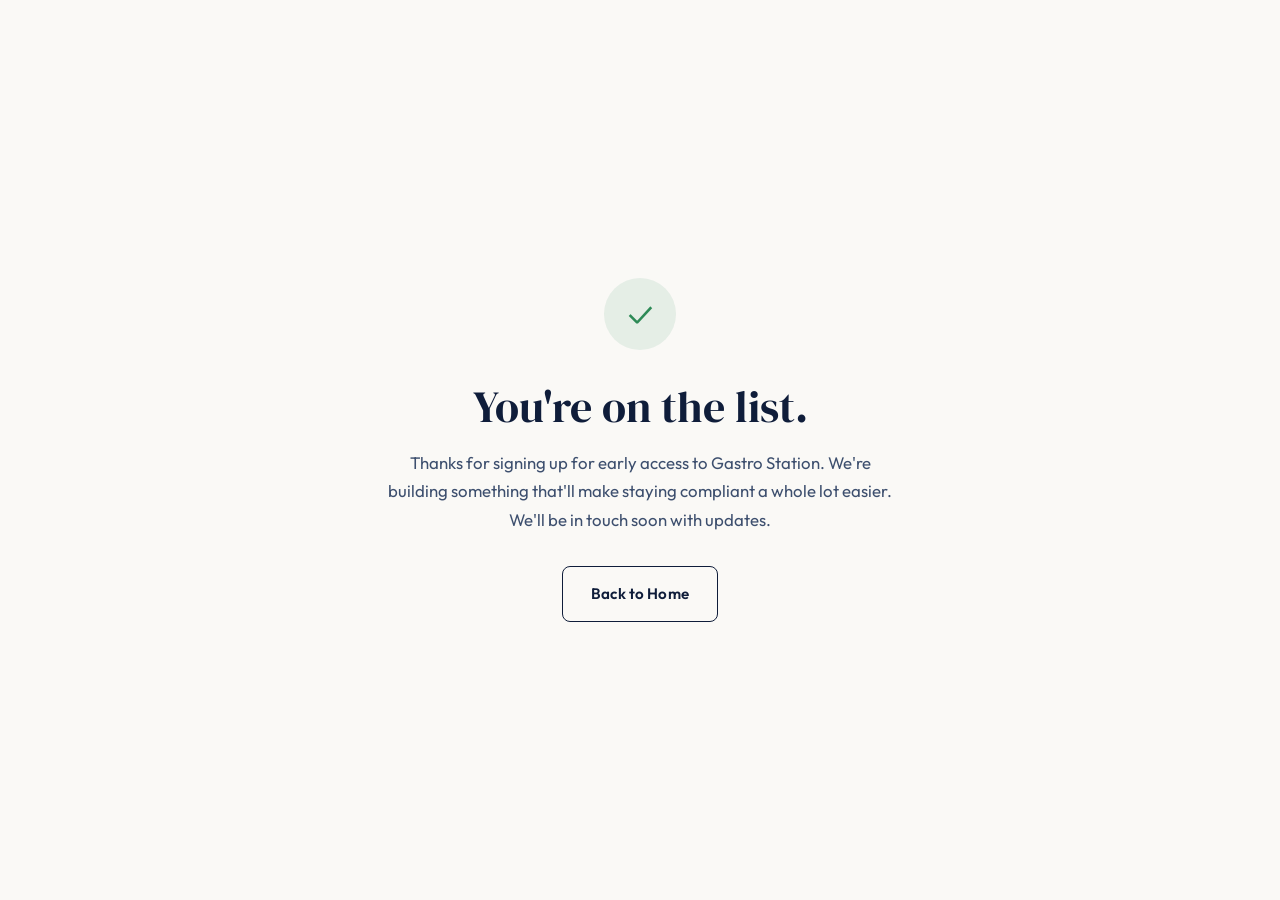
<file: success.html>
<!DOCTYPE html>
<html lang="en">
<head>
    <meta charset="UTF-8">
    <meta name="viewport" content="width=device-width, initial-scale=1.0">
    <title>You're In — Gastro Station</title>
    <meta name="description" content="Thank you for joining the Gastro Station waitlist. We'll be in touch soon!">
    <meta name="robots" content="noindex, nofollow">
    <link rel="icon" type="image/svg+xml" href="favicon.svg">
    <link rel="preconnect" href="https://fonts.googleapis.com">
    <link rel="preconnect" href="https://fonts.gstatic.com" crossorigin>
    <link href="https://fonts.googleapis.com/css2?family=DM+Serif+Display:ital@0;1&family=Outfit:wght@300;400;500;600;700&display=swap" rel="stylesheet">
    <link rel="stylesheet" href="css/style.css">
    <style>
        .success-page {
            min-height: 100vh;
            display: flex;
            align-items: center;
            justify-content: center;
            text-align: center;
            padding: 2rem;
        }
        .success-content {
            max-width: 520px;
        }
        .success-icon {
            width: 72px;
            height: 72px;
            background: var(--green-bg);
            color: var(--green);
            border-radius: 50%;
            display: flex;
            align-items: center;
            justify-content: center;
            font-size: 2rem;
            margin: 0 auto 2rem;
        }
        .success-content h1 {
            font-size: clamp(2rem, 5vw, 2.75rem);
            margin-bottom: 1rem;
        }
        .success-content p {
            font-size: 1.05rem;
            color: var(--slate);
            line-height: 1.7;
            margin-bottom: 2rem;
        }
    </style>
</head>
<body>
    <section class="success-page">
        <div class="success-content">
            <div class="success-icon">&#10003;</div>
            <h1>You're on the list.</h1>
            <p>Thanks for signing up for early access to Gastro Station. We're building something that'll make staying compliant a whole lot easier. We'll be in touch soon with updates.</p>
            <a href="/" class="btn btn-ghost">Back to Home</a>
        </div>
    </section>
</body>
</html>
</file>
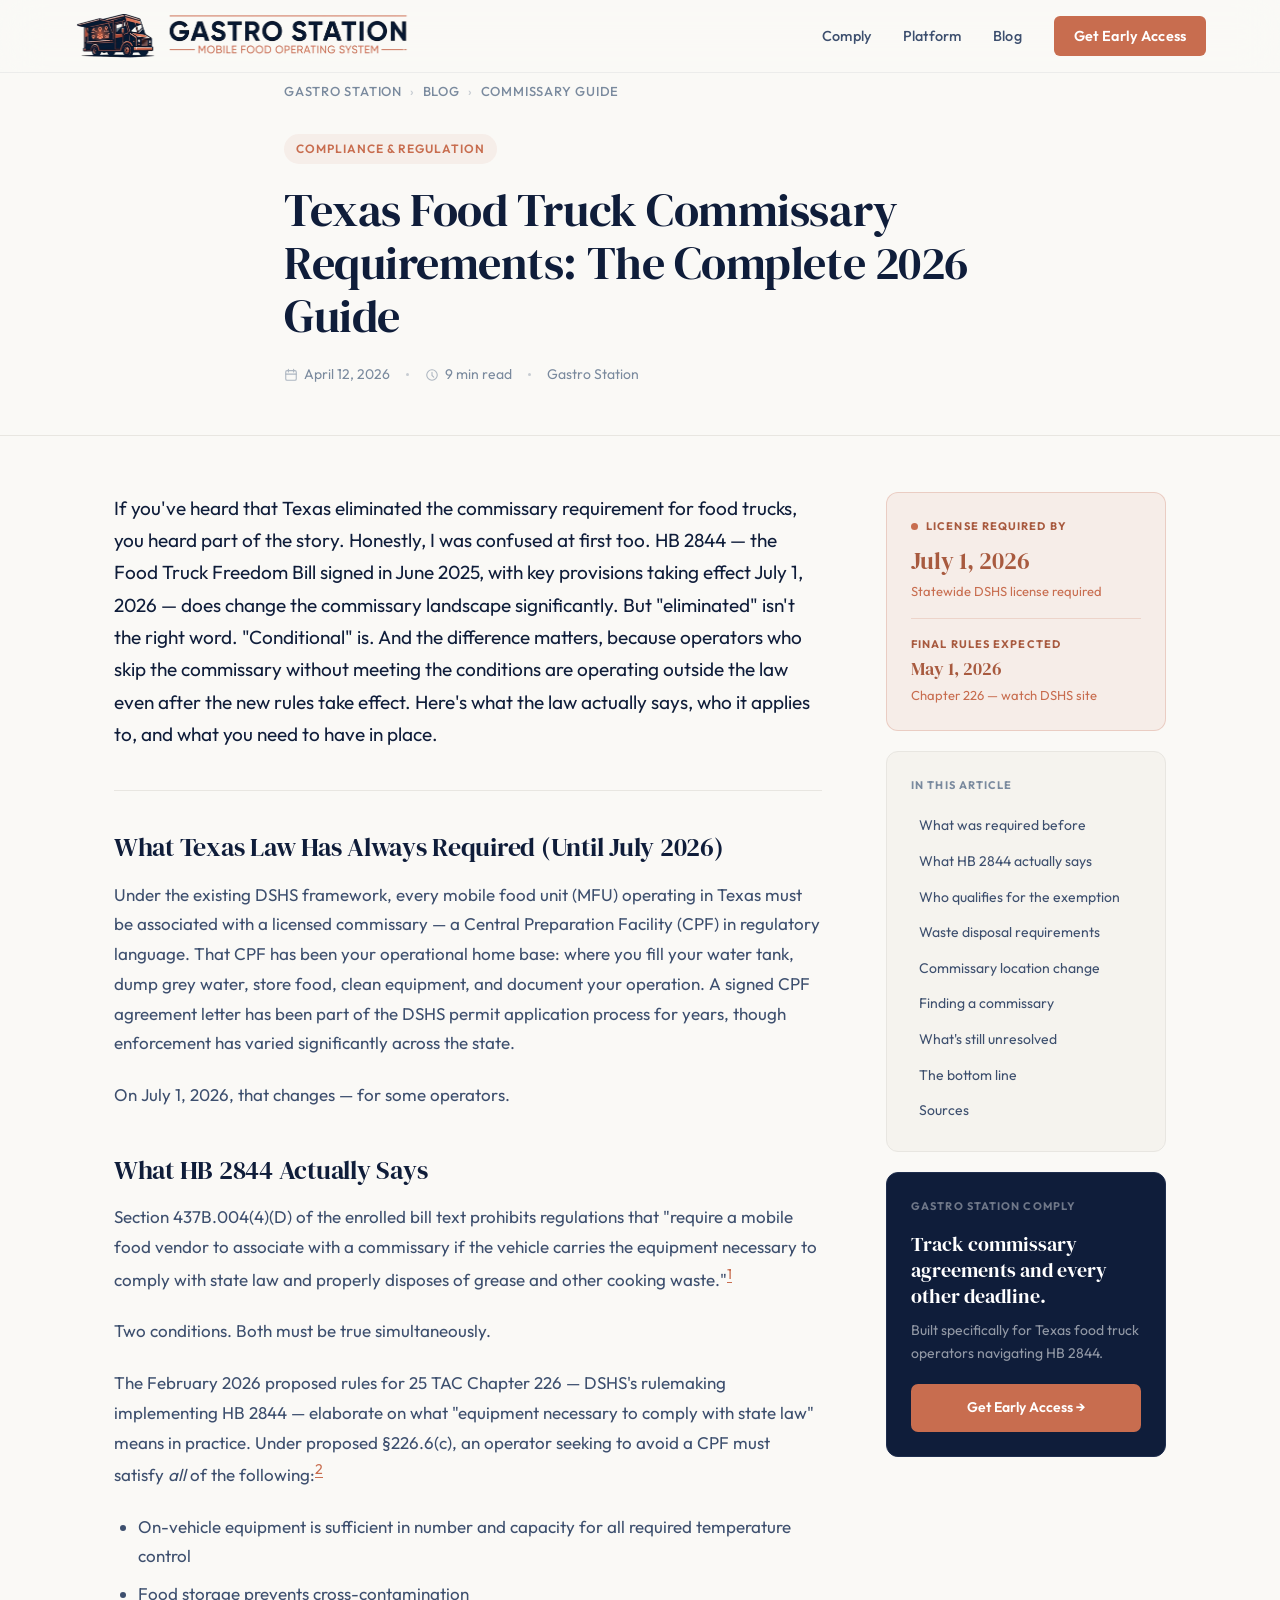
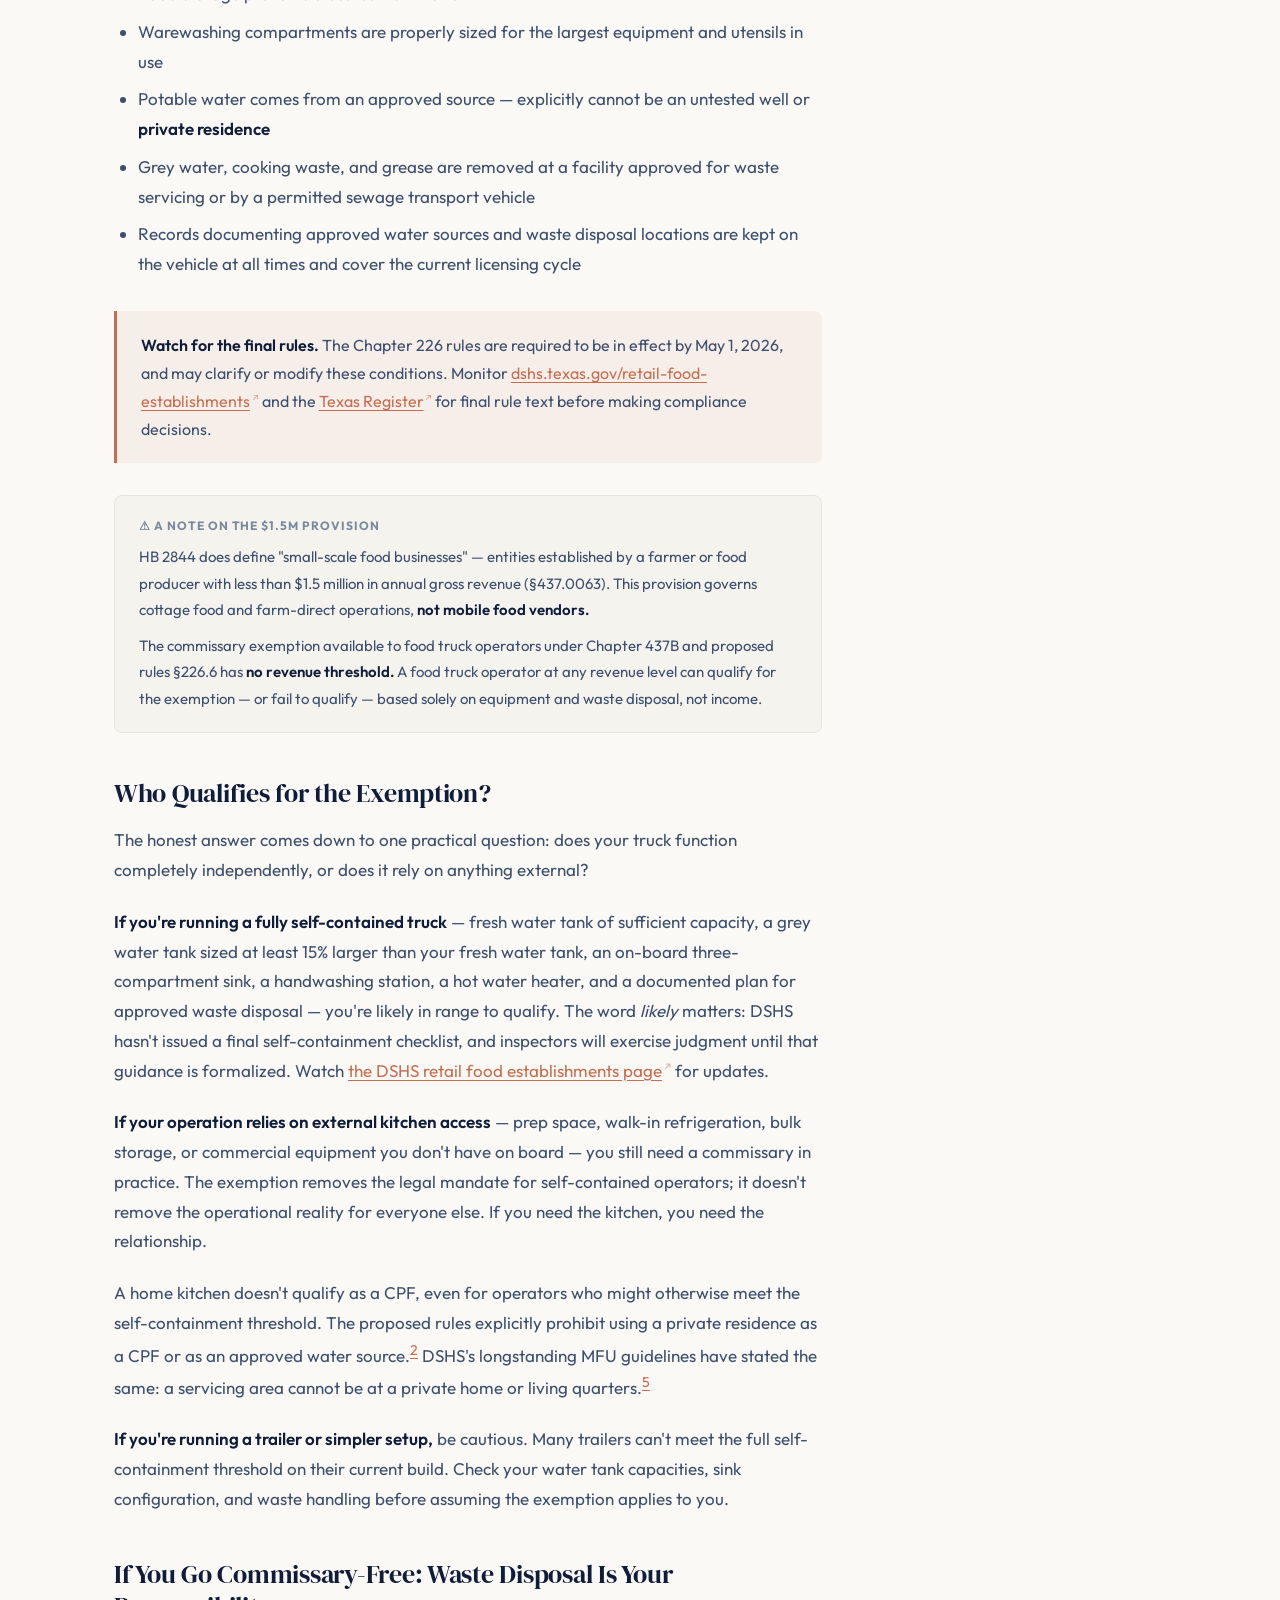
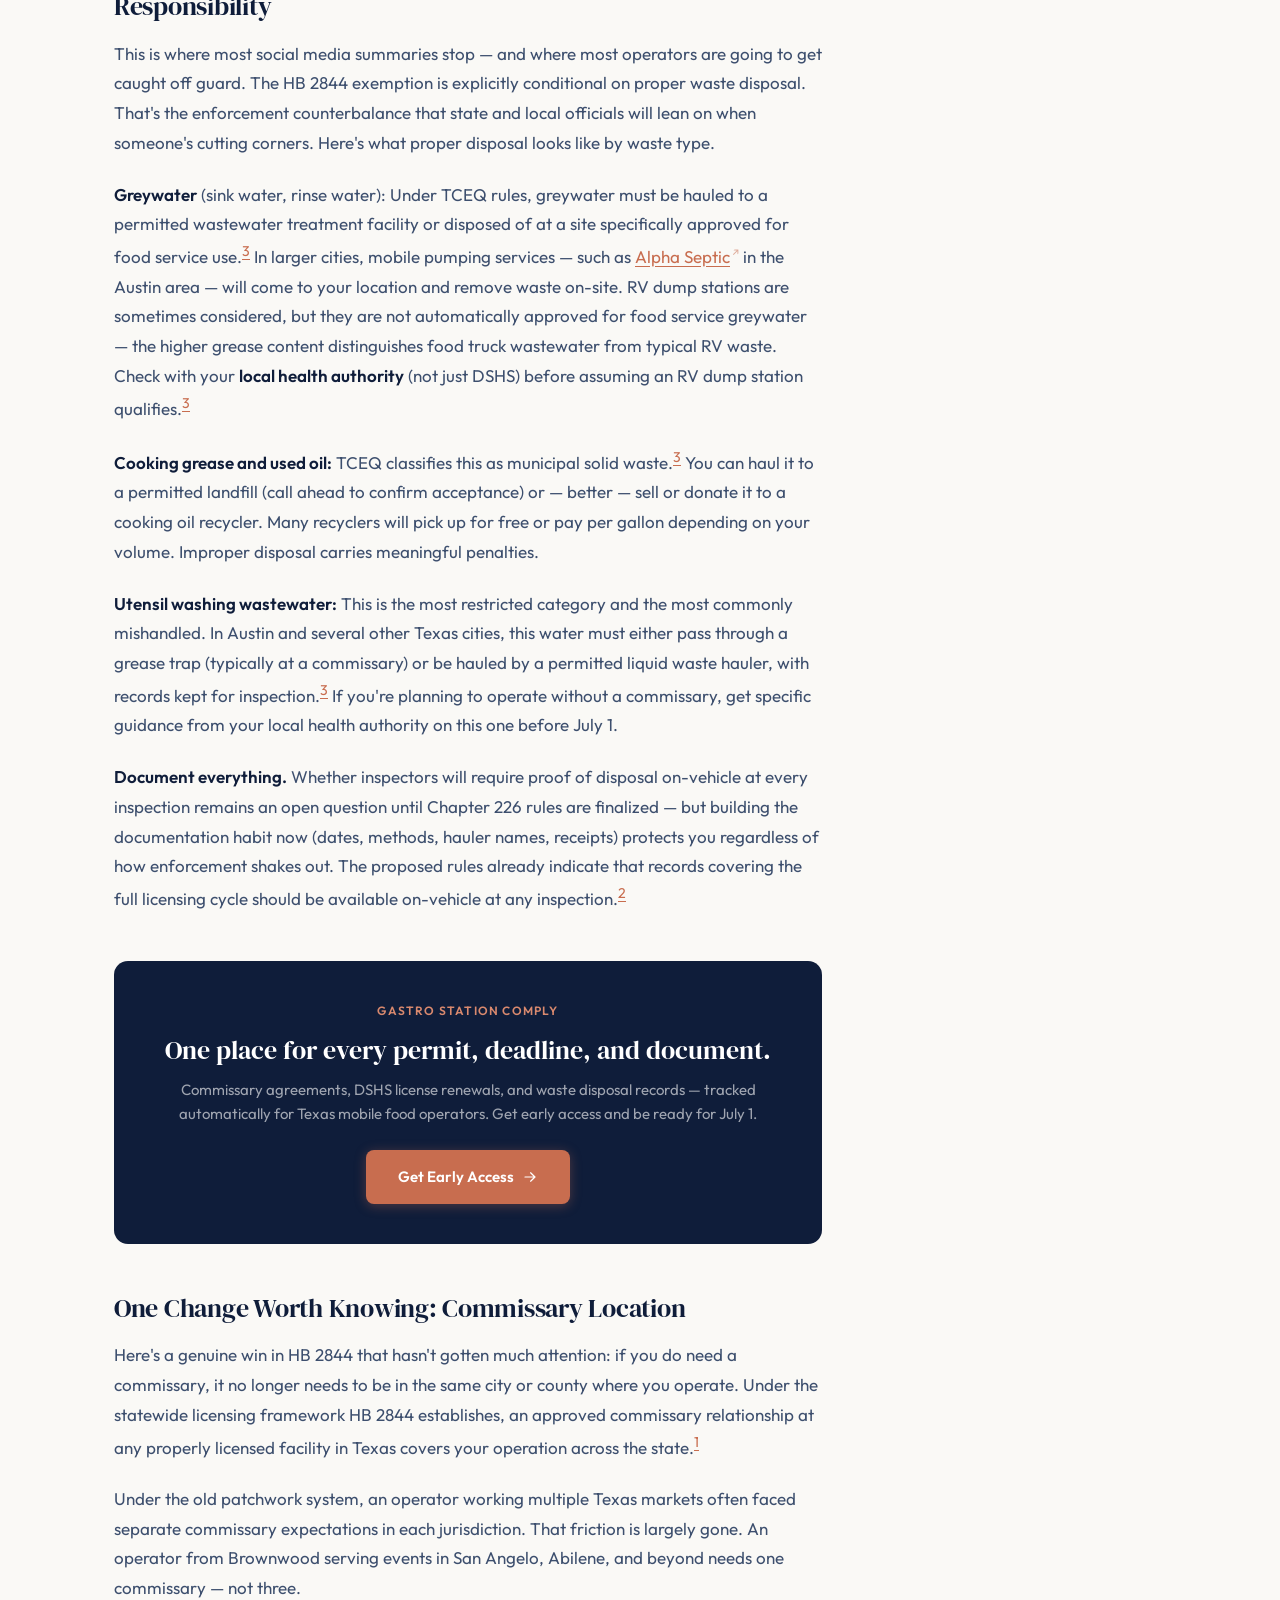
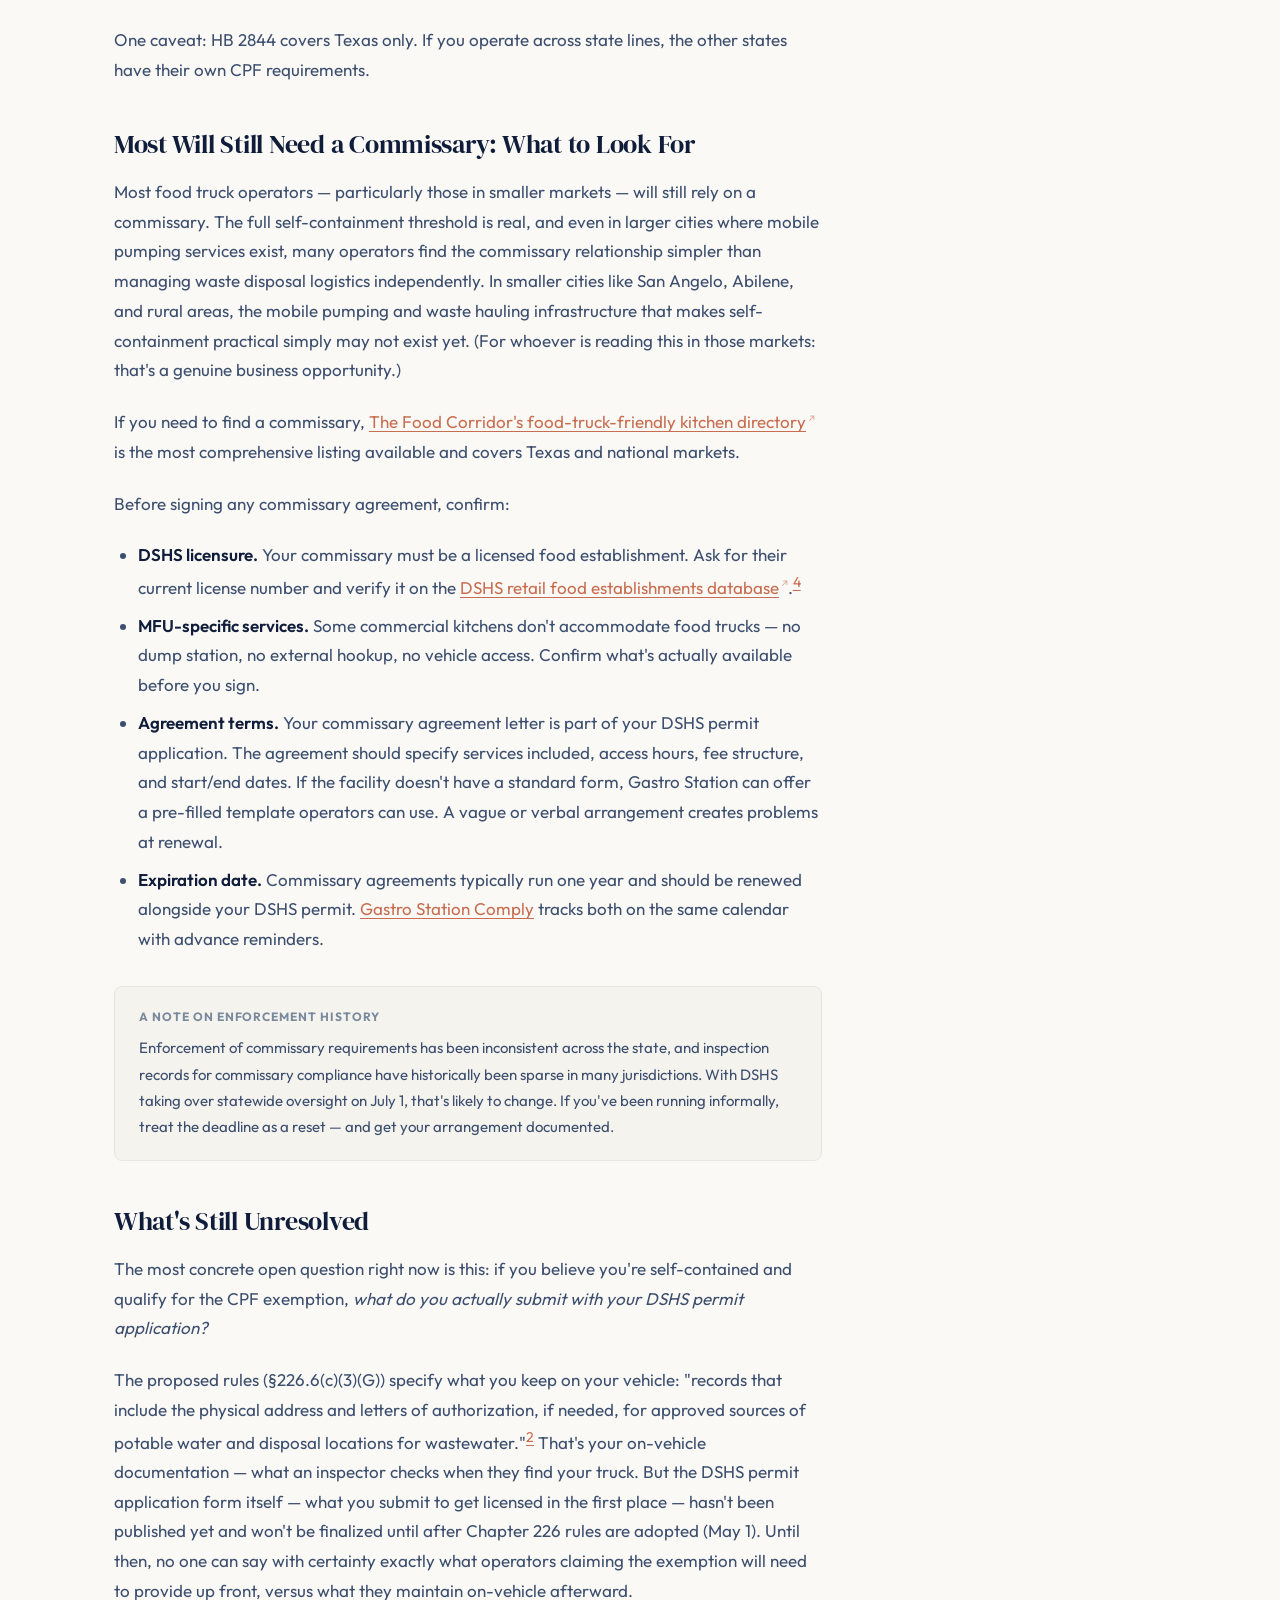
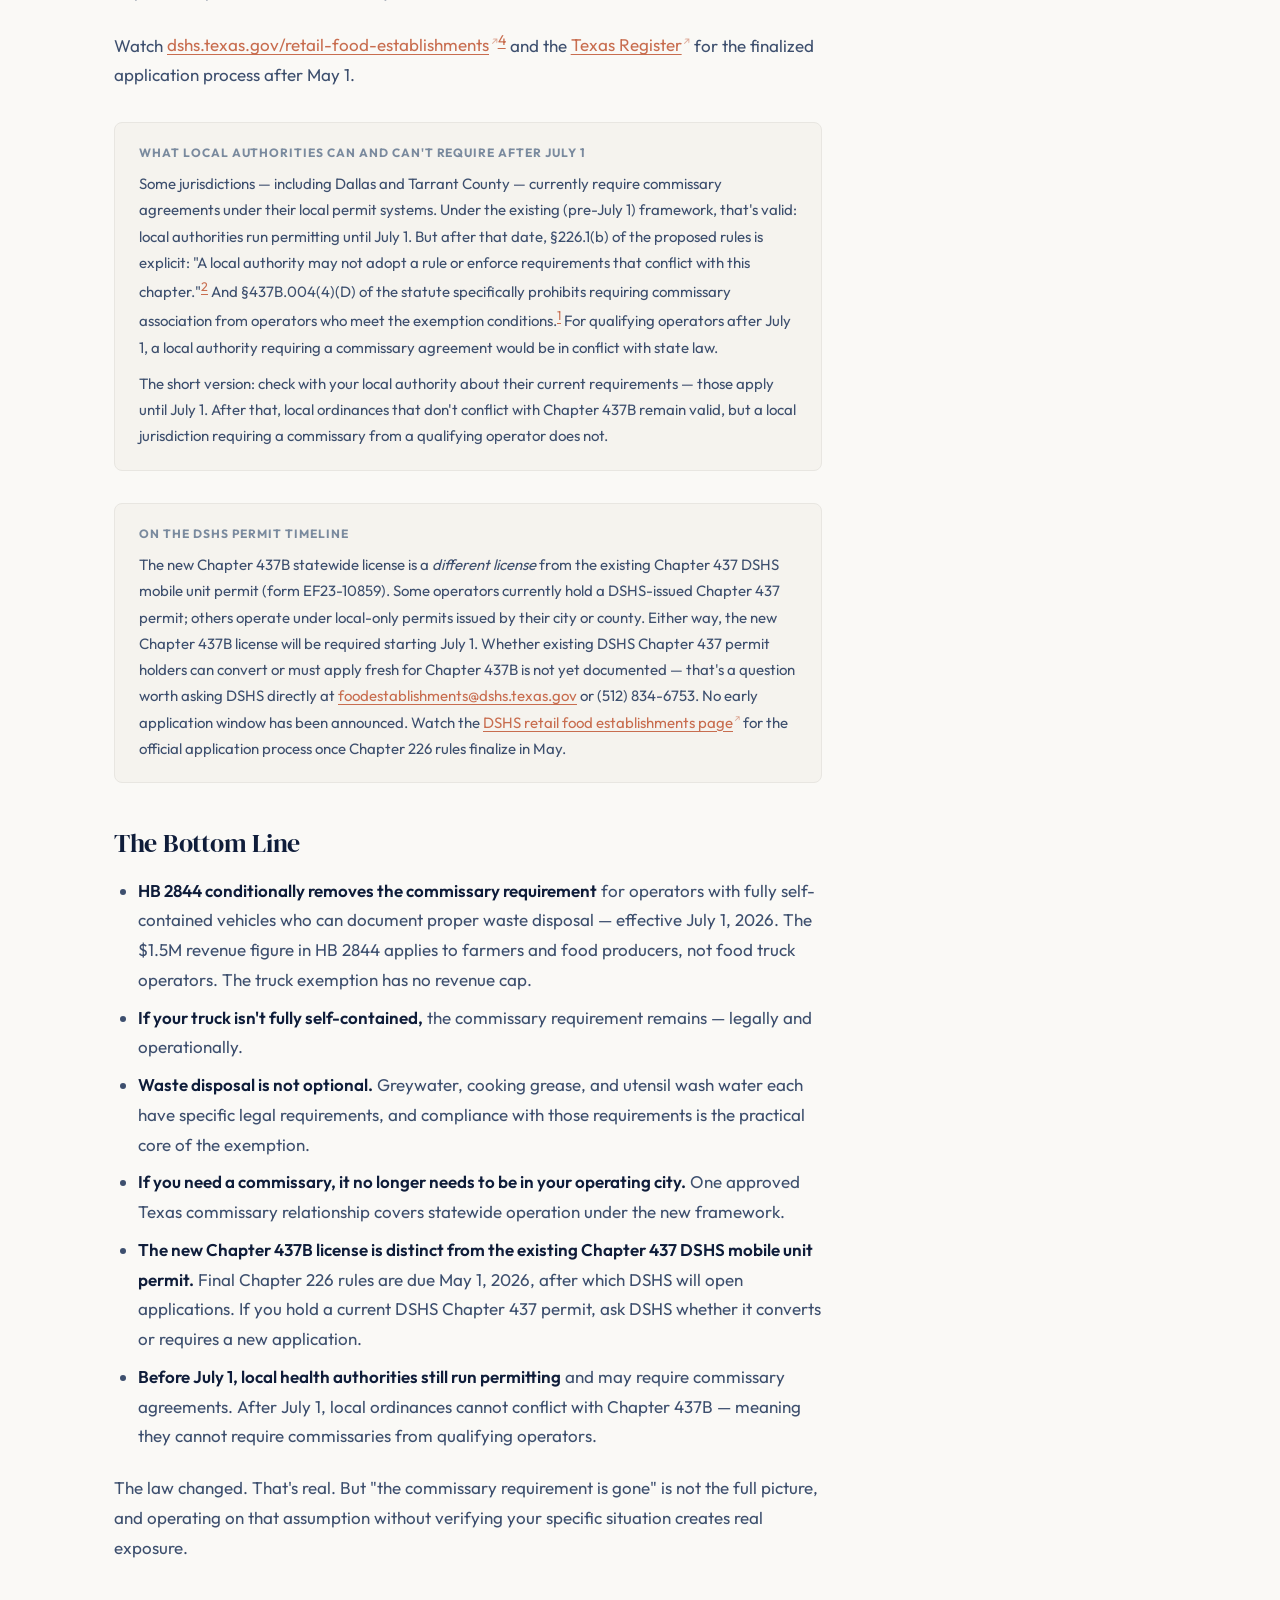
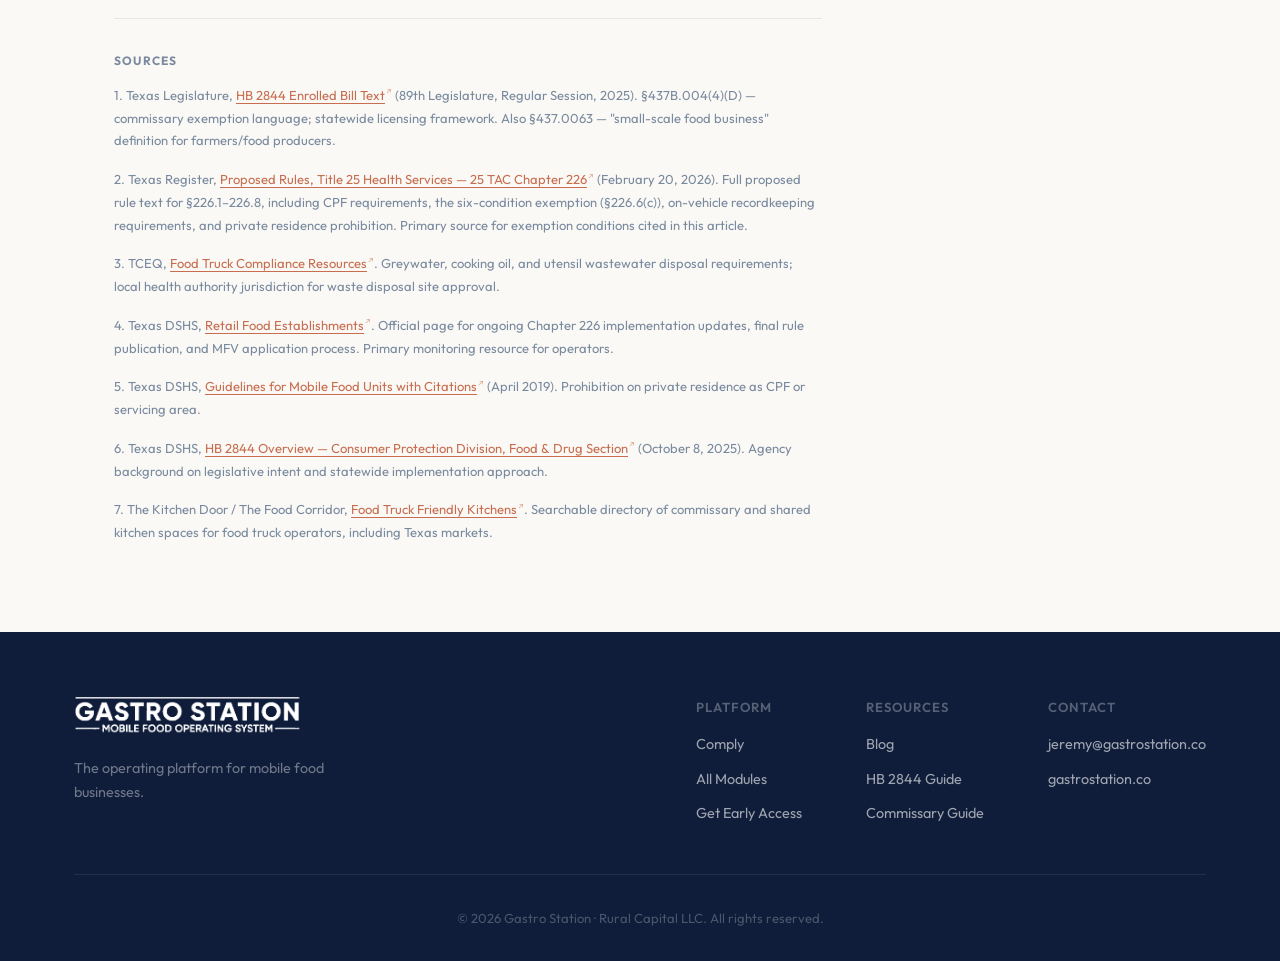
<file: blog/texas-food-truck-commissary-requirements-2026.html>
<!DOCTYPE html>
<html lang="en">
<head>
    <meta charset="UTF-8">
    <meta name="viewport" content="width=device-width, initial-scale=1.0">

    <!-- SEO -->
    <title>Texas Food Truck Commissary Requirements: The Complete 2026 Guide — Gastro Station</title>
    <meta name="description" content="HB 2844 changed Texas commissary requirements for food trucks — but didn't eliminate them. Here's what the law actually says, who qualifies for the exemption, and what you need in place by July 1, 2026.">
    <meta name="keywords" content="Texas food truck commissary requirements, HB 2844 commissary, Texas CPF food truck, mobile food unit commissary Texas 2026, Texas food truck waste disposal, DSHS commissary exemption, Chapter 437B commissary">
    <meta name="author" content="Gastro Station / Rural Capital LLC">
    <meta name="robots" content="index, follow">
    <link rel="canonical" href="https://gastrostation.co/blog/texas-food-truck-commissary-requirements-2026.html">

    <!-- Open Graph -->
    <meta property="og:title" content="Texas Food Truck Commissary Requirements: The Complete 2026 Guide">
    <meta property="og:description" content="HB 2844 changed Texas commissary requirements for food trucks — but didn't eliminate them. Here's what the law actually says, who qualifies for the exemption, and what you need in place by July 1, 2026.">
    <meta property="og:type" content="article">
    <meta property="og:url" content="https://gastrostation.co/blog/texas-food-truck-commissary-requirements-2026.html">
    <meta property="og:image" content="https://gastrostation.co/images/og-image.png">
    <meta property="og:site_name" content="Gastro Station">
    <meta property="article:published_time" content="2026-04-12">
    <meta property="article:author" content="Gastro Station">

    <!-- Twitter -->
    <meta name="twitter:card" content="summary_large_image">
    <meta name="twitter:title" content="Texas Food Truck Commissary Requirements: The Complete 2026 Guide">
    <meta name="twitter:description" content="HB 2844 changed Texas commissary requirements — but didn't eliminate them. Here's what the law actually says, and what you need in place by July 1, 2026.">
    <meta name="twitter:image" content="https://gastrostation.co/images/og-image.png">

    <!-- Favicon -->
    <link rel="icon" type="image/svg+xml" href="../favicon.svg">

    <!-- Fonts -->
    <link rel="preconnect" href="https://fonts.googleapis.com">
    <link rel="preconnect" href="https://fonts.gstatic.com" crossorigin>
    <link href="https://fonts.googleapis.com/css2?family=DM+Serif+Display:ital@0;1&family=Outfit:wght@300;400;500;600;700&family=JetBrains+Mono:wght@400;500&display=swap" rel="stylesheet">

    <!-- Shared styles -->
    <link rel="stylesheet" href="../css/style.css">

    <!-- Structured data -->
    <script type="application/ld+json">
    {
        "@context": "https://schema.org",
        "@type": "Article",
        "headline": "Texas Food Truck Commissary Requirements: The Complete 2026 Guide",
        "description": "HB 2844 changed Texas commissary requirements for food trucks — but didn't eliminate them. Here's what the law actually says, who qualifies for the exemption, and what you need in place by July 1, 2026.",
        "datePublished": "2026-04-12",
        "author": {
            "@type": "Organization",
            "name": "Gastro Station",
            "url": "https://gastrostation.co"
        },
        "publisher": {
            "@type": "Organization",
            "name": "Gastro Station",
            "url": "https://gastrostation.co"
        },
        "mainEntityOfPage": {
            "@type": "WebPage",
            "@id": "https://gastrostation.co/blog/texas-food-truck-commissary-requirements-2026.html"
        }
    }
    </script>

    <!-- Blog-specific styles -->
    <style>
        /* ── Blog layout ─────────────────────────────────────────────── */
        .blog-hero {
            padding: 5rem 0 3rem;
            background: var(--off-white);
            border-bottom: 1px solid var(--light-gray);
        }

        .blog-hero .container {
            max-width: 760px;
        }

        .blog-breadcrumb {
            display: flex;
            align-items: center;
            gap: 0.5rem;
            font-family: var(--font-body);
            font-size: 0.8125rem;
            font-weight: 500;
            color: var(--warm-gray);
            margin-bottom: 2rem;
            text-transform: uppercase;
            letter-spacing: 0.06em;
        }

        .blog-breadcrumb a {
            color: var(--warm-gray);
            text-decoration: none;
            transition: color 0.15s;
        }

        .blog-breadcrumb a:hover {
            color: var(--terra-cotta);
        }

        .blog-breadcrumb .sep {
            opacity: 0.4;
        }

        .blog-category {
            display: inline-flex;
            align-items: center;
            gap: 0.375rem;
            font-family: var(--font-body);
            font-size: 0.75rem;
            font-weight: 600;
            text-transform: uppercase;
            letter-spacing: 0.08em;
            color: var(--terra-cotta);
            background: var(--terra-cotta-subtle);
            padding: 0.3rem 0.75rem;
            border-radius: 100px;
            margin-bottom: 1.25rem;
        }

        .blog-title {
            font-family: var(--font-display);
            font-size: clamp(2rem, 4.5vw, 2.875rem);
            font-weight: 400;
            line-height: 1.15;
            color: var(--navy);
            margin-bottom: 1.25rem;
            letter-spacing: -0.01em;
        }

        .blog-meta {
            display: flex;
            align-items: center;
            flex-wrap: wrap;
            gap: 1rem;
            font-family: var(--font-body);
            font-size: 0.875rem;
            color: var(--warm-gray);
            margin-bottom: 0;
        }

        .blog-meta-item {
            display: flex;
            align-items: center;
            gap: 0.375rem;
        }

        .blog-meta-item svg {
            width: 14px;
            height: 14px;
            opacity: 0.6;
        }

        .blog-meta .divider {
            width: 3px;
            height: 3px;
            border-radius: 50%;
            background: var(--warm-gray);
            opacity: 0.4;
        }

        /* ── Article body ─────────────────────────────────────────────── */
        .blog-body {
            padding: 3.5rem 0 5rem;
        }

        .blog-layout {
            max-width: 1100px;
            margin: 0 auto;
            padding: 0 1.5rem;
            display: grid;
            grid-template-columns: 1fr 280px;
            gap: 4rem;
            align-items: start;
        }

        @media (max-width: 900px) {
            .blog-layout {
                grid-template-columns: 1fr;
                gap: 0;
            }
        }

        /* Article content */
        .blog-content {
            min-width: 0;
        }

        .blog-content .lede {
            font-family: var(--font-body);
            font-size: 1.1875rem;
            font-weight: 400;
            line-height: 1.7;
            color: var(--navy);
            margin-bottom: 2.5rem;
            padding-bottom: 2.5rem;
            border-bottom: 1px solid var(--light-gray);
        }

        .blog-content h2 {
            font-family: var(--font-display);
            font-size: 1.625rem;
            font-weight: 400;
            line-height: 1.25;
            color: var(--navy);
            margin: 2.75rem 0 1rem;
            letter-spacing: -0.01em;
        }

        .blog-content h2:first-of-type {
            margin-top: 0;
        }

        .blog-content p {
            font-family: var(--font-body);
            font-size: 1.0625rem;
            line-height: 1.75;
            color: var(--slate);
            margin-bottom: 1.375rem;
        }

        .blog-content a {
            color: var(--terra-cotta);
            text-decoration: underline;
            text-underline-offset: 3px;
        }

        .blog-content a:hover {
            color: var(--terra-cotta-dark);
            text-decoration: none;
        }

        .blog-content ul,
        .blog-content ol {
            font-family: var(--font-body);
            font-size: 1.0625rem;
            line-height: 1.75;
            color: var(--slate);
            margin: 0 0 1.375rem 1.5rem;
        }

        .blog-content li {
            margin-bottom: 0.5rem;
        }

        .blog-content strong {
            font-weight: 600;
            color: var(--navy);
        }

        .blog-content em {
            font-style: italic;
        }

        /* Callout */
        .blog-callout {
            background: var(--terra-cotta-subtle);
            border-left: 3px solid var(--terra-cotta);
            border-radius: 0 8px 8px 0;
            padding: 1.25rem 1.5rem;
            margin: 2rem 0;
        }

        .blog-callout p {
            margin: 0;
            font-size: 1rem;
        }

        .blog-callout p + p {
            margin-top: 0.75rem;
        }

        /* Note box */
        .blog-note {
            background: var(--cream);
            border: 1px solid var(--light-gray);
            border-radius: 8px;
            padding: 1.25rem 1.5rem;
            margin: 2rem 0;
        }

        .blog-note-label {
            font-family: var(--font-body);
            font-size: 0.75rem;
            font-weight: 700;
            text-transform: uppercase;
            letter-spacing: 0.08em;
            color: var(--warm-gray);
            margin-bottom: 0.5rem;
        }

        .blog-note p {
            font-size: 0.9375rem;
            margin: 0;
            color: var(--slate);
        }

        .blog-note p + p {
            margin-top: 0.625rem;
        }

        /* CTA block inside article */
        .blog-cta-block {
            background: var(--navy);
            border-radius: 14px;
            padding: 2.5rem;
            margin: 3rem 0;
            text-align: center;
        }

        .blog-cta-block .cta-eyebrow {
            font-family: var(--font-body);
            font-size: 0.75rem;
            font-weight: 600;
            text-transform: uppercase;
            letter-spacing: 0.1em;
            color: var(--terra-cotta-light);
            margin-bottom: 0.75rem;
        }

        .blog-cta-block h3 {
            font-family: var(--font-display);
            font-size: 1.625rem;
            font-weight: 400;
            color: var(--white);
            margin-bottom: 0.75rem;
            line-height: 1.25;
        }

        .blog-cta-block p {
            font-family: var(--font-body);
            font-size: 0.9375rem;
            color: rgba(255,255,255,0.6);
            margin-bottom: 1.5rem;
            line-height: 1.6;
        }

        .blog-cta-block .btn-primary {
            display: inline-flex;
            align-items: center;
            gap: 0.5rem;
            background: var(--terra-cotta);
            color: var(--white);
            font-family: var(--font-body);
            font-weight: 600;
            font-size: 0.9375rem;
            padding: 0.875rem 2rem;
            border-radius: 8px;
            text-decoration: none;
            box-shadow: 0 2px 12px rgba(200, 109, 79, 0.35);
            transition: background 0.2s, transform 0.15s, box-shadow 0.2s;
        }

        .blog-cta-block .btn-primary:hover {
            background: var(--terra-cotta-dark);
            box-shadow: 0 4px 20px rgba(200, 109, 79, 0.45);
            transform: translateY(-1px);
        }

        /* Sources */
        .blog-sources {
            margin-top: 3.5rem;
            padding-top: 2rem;
            border-top: 1px solid var(--light-gray);
        }

        .blog-sources h4 {
            font-family: var(--font-body);
            font-size: 0.75rem;
            font-weight: 700;
            text-transform: uppercase;
            letter-spacing: 0.1em;
            color: var(--warm-gray);
            margin-bottom: 0.75rem;
        }

        .blog-sources ul {
            list-style: none;
            margin: 0;
            padding: 0;
            display: flex;
            flex-direction: column;
            gap: 0.5rem;
        }

        .blog-sources li {
            font-family: var(--font-body);
            font-size: 0.8125rem;
            color: var(--warm-gray);
        }

        .blog-sources a {
            color: var(--terra-cotta);
        }

        .blog-sources a:hover {
            color: var(--terra-cotta-dark);
        }

        /* External link indicator — shows ↗ after links that open in a new tab */
        .blog-content a[target="_blank"]::after,
        .blog-sources a[target="_blank"]::after {
            content: '\2197';
            display: inline-block;
            font-size: 0.65em;
            vertical-align: super;
            margin-left: 0.15em;
            opacity: 0.55;
            text-decoration: none;
        }

        /* ── Sidebar ──────────────────────────────────────────────────── */
        .blog-sidebar {
            position: sticky;
            top: 5rem;
        }

        @media (max-width: 900px) {
            .blog-sidebar {
                position: static;
                margin-top: 3rem;
                padding-top: 3rem;
                border-top: 1px solid var(--light-gray);
            }
        }

        .sidebar-card {
            background: var(--cream);
            border: 1px solid var(--light-gray);
            border-radius: 12px;
            padding: 1.5rem;
            margin-bottom: 1.25rem;
        }

        .sidebar-card:last-child {
            margin-bottom: 0;
        }

        .sidebar-label {
            font-family: var(--font-body);
            font-size: 0.6875rem;
            font-weight: 700;
            text-transform: uppercase;
            letter-spacing: 0.1em;
            color: var(--warm-gray);
            margin-bottom: 1rem;
        }

        /* TOC */
        .sidebar-toc {
            list-style: none;
            margin: 0;
            padding: 0;
            display: flex;
            flex-direction: column;
            gap: 0.25rem;
        }

        .sidebar-toc li a {
            display: block;
            font-family: var(--font-body);
            font-size: 0.875rem;
            color: var(--slate);
            text-decoration: none;
            padding: 0.375rem 0.5rem;
            border-radius: 6px;
            line-height: 1.4;
            transition: background 0.12s, color 0.12s;
        }

        .sidebar-toc li a:hover {
            background: var(--terra-cotta-subtle);
            color: var(--terra-cotta);
        }

        /* Sidebar CTA card */
        .sidebar-cta {
            background: var(--navy);
            border-color: var(--navy-mid);
        }

        .sidebar-cta .sidebar-label {
            color: rgba(255,255,255,0.4);
        }

        .sidebar-cta h3 {
            font-family: var(--font-display);
            font-size: 1.25rem;
            font-weight: 400;
            color: var(--white);
            line-height: 1.3;
            margin-bottom: 0.625rem;
        }

        .sidebar-cta p {
            font-family: var(--font-body);
            font-size: 0.875rem;
            color: rgba(255,255,255,0.55);
            margin-bottom: 1.25rem;
            line-height: 1.6;
        }

        .sidebar-cta .btn-sm {
            display: block;
            text-align: center;
            background: var(--terra-cotta);
            color: var(--white);
            font-family: var(--font-body);
            font-weight: 600;
            font-size: 0.875rem;
            padding: 0.75rem 1rem;
            border-radius: 7px;
            text-decoration: none;
            transition: background 0.2s;
        }

        .sidebar-cta .btn-sm:hover {
            background: var(--terra-cotta-dark);
        }

        /* Deadline countdown card */
        .deadline-card {
            background: var(--terra-cotta-subtle);
            border-color: rgba(200, 109, 79, 0.25);
        }

        .deadline-label-row {
            display: flex;
            align-items: center;
            gap: 0.5rem;
            margin-bottom: 0.75rem;
        }

        .deadline-dot {
            width: 7px;
            height: 7px;
            border-radius: 50%;
            background: var(--terra-cotta);
            animation: pulse-dot 2s ease-in-out infinite;
        }

        .deadline-card .sidebar-label {
            color: var(--terra-cotta-dark);
            margin-bottom: 0;
        }

        .deadline-date {
            font-family: var(--font-display);
            font-size: 1.5rem;
            color: var(--terra-cotta-dark);
            line-height: 1.2;
            margin-bottom: 0.25rem;
        }

        .deadline-sub {
            font-family: var(--font-body);
            font-size: 0.8125rem;
            color: var(--terra-cotta);
        }

        /* Secondary deadline row */
        .deadline-secondary {
            margin-top: 1rem;
            padding-top: 1rem;
            border-top: 1px solid rgba(200, 109, 79, 0.2);
        }

        .deadline-secondary .deadline-date {
            font-size: 1.125rem;
        }

        .deadline-secondary .sidebar-label {
            margin-bottom: 0.25rem;
        }
    </style>
</head>
<body>

    <!-- Navigation -->
    <nav class="nav" id="nav">
        <div class="container nav-container">
            <a href="https://gastrostation.co" class="nav-logo" aria-label="Gastro Station Home">
                <img src="../images/logo.png" alt="Gastro Station" class="nav-logo-img" style="height:44px;width:auto;">
            </a>
            <div class="nav-links">
                <a href="https://gastrostation.co/#comply" class="nav-link">Comply</a>
                <a href="https://gastrostation.co/#platform" class="nav-link">Platform</a>
                <a href="/blog/" class="nav-link">Blog</a>
                <a href="https://gastrostation.co/#signup" class="nav-link nav-cta">Get Early Access</a>
            </div>
            <button class="nav-toggle" aria-label="Toggle navigation" aria-expanded="false">
                <span></span><span></span><span></span>
            </button>
        </div>
    </nav>

    <!-- Mobile Nav -->
    <div class="mobile-nav" id="mobile-nav" role="navigation" aria-label="Mobile navigation">
        <a href="https://gastrostation.co/#comply" class="mobile-nav-link">Comply</a>
        <a href="https://gastrostation.co/#platform" class="mobile-nav-link">Platform</a>
        <a href="/blog/" class="mobile-nav-link">Blog</a>
        <a href="https://gastrostation.co/#signup" class="mobile-nav-link nav-cta">Get Early Access</a>
    </div>

    <!-- Blog Hero -->
    <section class="blog-hero">
        <div class="container">
            <nav class="blog-breadcrumb" aria-label="Breadcrumb">
                <a href="https://gastrostation.co">Gastro Station</a>
                <span class="sep">›</span>
                <a href="/blog/">Blog</a>
                <span class="sep">›</span>
                <span>Commissary Guide</span>
            </nav>

            <div class="blog-category">Compliance &amp; Regulation</div>

            <h1 class="blog-title">Texas Food Truck Commissary Requirements: The Complete 2026 Guide</h1>

            <div class="blog-meta">
                <div class="blog-meta-item">
                    <svg viewBox="0 0 16 16" fill="none"><rect x="2" y="3" width="12" height="11" rx="1.5" stroke="currentColor" stroke-width="1.25"/><path d="M5 1.5v3M11 1.5v3M2 7h12" stroke="currentColor" stroke-width="1.25" stroke-linecap="round"/></svg>
                    April 12, 2026
                </div>
                <div class="divider"></div>
                <div class="blog-meta-item">
                    <svg viewBox="0 0 16 16" fill="none"><circle cx="8" cy="8" r="6" stroke="currentColor" stroke-width="1.25"/><path d="M8 5v3.5l2 2" stroke="currentColor" stroke-width="1.25" stroke-linecap="round"/></svg>
                    9 min read
                </div>
                <div class="divider"></div>
                <div class="blog-meta-item">Gastro Station</div>
            </div>
        </div>
    </section>

    <!-- Blog Body -->
    <main class="blog-body">
        <div class="blog-layout">

            <!-- Article -->
            <article class="blog-content">

                <p class="lede">If you've heard that Texas eliminated the commissary requirement for food trucks, you heard part of the story. Honestly, I was confused at first too. HB 2844 — the Food Truck Freedom Bill signed in June 2025, with key provisions taking effect July 1, 2026 — does change the commissary landscape significantly. But "eliminated" isn't the right word. "Conditional" is. And the difference matters, because operators who skip the commissary without meeting the conditions are operating outside the law even after the new rules take effect. Here's what the law actually says, who it applies to, and what you need to have in place.</p>

                <!-- Section 1 -->
                <h2 id="what-was-required">What Texas Law Has Always Required (Until July 2026)</h2>

                <p>Under the existing DSHS framework, every mobile food unit (MFU) operating in Texas must be associated with a licensed commissary — a Central Preparation Facility (CPF) in regulatory language. That CPF has been your operational home base: where you fill your water tank, dump grey water, store food, clean equipment, and document your operation. A signed CPF agreement letter has been part of the DSHS permit application process for years, though enforcement has varied significantly across the state.</p>

                <p>On July 1, 2026, that changes — for some operators.</p>

                <!-- Section 2 -->
                <h2 id="what-hb-2844-says">What HB 2844 Actually Says</h2>

                <p>Section 437B.004(4)(D) of the enrolled bill text prohibits regulations that "require a mobile food vendor to associate with a commissary if the vehicle carries the equipment necessary to comply with state law and properly disposes of grease and other cooking waste."<sup><a href="#source-1" aria-label="Source 1">1</a></sup></p>

                <p>Two conditions. Both must be true simultaneously.</p>

                <p>The February 2026 proposed rules for 25 TAC Chapter 226 — DSHS's rulemaking implementing HB 2844 — elaborate on what "equipment necessary to comply with state law" means in practice. Under proposed §226.6(c), an operator seeking to avoid a CPF must satisfy <em>all</em> of the following:<sup><a href="#source-2" aria-label="Source 2">2</a></sup></p>

                <ul>
                    <li>On-vehicle equipment is sufficient in number and capacity for all required temperature control</li>
                    <li>Food storage prevents cross-contamination</li>
                    <li>Warewashing compartments are properly sized for the largest equipment and utensils in use</li>
                    <li>Potable water comes from an approved source — explicitly cannot be an untested well or <strong>private residence</strong></li>
                    <li>Grey water, cooking waste, and grease are removed at a facility approved for waste servicing or by a permitted sewage transport vehicle</li>
                    <li>Records documenting approved water sources and waste disposal locations are kept on the vehicle at all times and cover the current licensing cycle</li>
                </ul>

                <div class="blog-callout">
                    <p><strong>Watch for the final rules.</strong> The Chapter 226 rules are required to be in effect by May 1, 2026, and may clarify or modify these conditions. Monitor <a href="https://www.dshs.texas.gov/retail-food-establishments" target="_blank" rel="noopener">dshs.texas.gov/retail-food-establishments</a> and the <a href="https://www.sos.state.tx.us/texreg/index.shtml" target="_blank" rel="noopener">Texas Register</a> for final rule text before making compliance decisions.</p>
                </div>

                <div class="blog-note">
                    <div class="blog-note-label">⚠ A note on the $1.5M provision</div>
                    <p>HB 2844 does define "small-scale food businesses" — entities established by a farmer or food producer with less than $1.5 million in annual gross revenue (§437.0063). This provision governs cottage food and farm-direct operations, <strong>not mobile food vendors.</strong></p>
                    <p>The commissary exemption available to food truck operators under Chapter 437B and proposed rules §226.6 has <strong>no revenue threshold.</strong> A food truck operator at any revenue level can qualify for the exemption — or fail to qualify — based solely on equipment and waste disposal, not income.</p>
                </div>

                <!-- Section 3 -->
                <h2 id="who-qualifies">Who Qualifies for the Exemption?</h2>

                <p>The honest answer comes down to one practical question: does your truck function completely independently, or does it rely on anything external?</p>

                <p><strong>If you're running a fully self-contained truck</strong> — fresh water tank of sufficient capacity, a grey water tank sized at least 15% larger than your fresh water tank, an on-board three-compartment sink, a handwashing station, a hot water heater, and a documented plan for approved waste disposal — you're likely in range to qualify. The word <em>likely</em> matters: DSHS hasn't issued a final self-containment checklist, and inspectors will exercise judgment until that guidance is formalized. Watch <a href="https://www.dshs.texas.gov/retail-food-establishments" target="_blank" rel="noopener">the DSHS retail food establishments page</a> for updates.</p>

                <p><strong>If your operation relies on external kitchen access</strong> — prep space, walk-in refrigeration, bulk storage, or commercial equipment you don't have on board — you still need a commissary in practice. The exemption removes the legal mandate for self-contained operators; it doesn't remove the operational reality for everyone else. If you need the kitchen, you need the relationship.</p>

                <p>A home kitchen doesn't qualify as a CPF, even for operators who might otherwise meet the self-containment threshold. The proposed rules explicitly prohibit using a private residence as a CPF or as an approved water source.<sup><a href="#source-2">2</a></sup> DSHS's longstanding MFU guidelines have stated the same: a servicing area cannot be at a private home or living quarters.<sup><a href="#source-5">5</a></sup></p>

                <p><strong>If you're running a trailer or simpler setup,</strong> be cautious. Many trailers can't meet the full self-containment threshold on their current build. Check your water tank capacities, sink configuration, and waste handling before assuming the exemption applies to you.</p>

                <!-- Section 4 -->
                <h2 id="waste-disposal">If You Go Commissary-Free: Waste Disposal Is Your Responsibility</h2>

                <p>This is where most social media summaries stop — and where most operators are going to get caught off guard. The HB 2844 exemption is explicitly conditional on proper waste disposal. That's the enforcement counterbalance that state and local officials will lean on when someone's cutting corners. Here's what proper disposal looks like by waste type.</p>

                <p><strong>Greywater</strong> (sink water, rinse water): Under TCEQ rules, greywater must be hauled to a permitted wastewater treatment facility or disposed of at a site specifically approved for food service use.<sup><a href="#source-3">3</a></sup> In larger cities, mobile pumping services — such as <a href="https://www.callalphaseptic.com/services/rv-food-truck-services.html" target="_blank" rel="noopener">Alpha Septic</a> in the Austin area — will come to your location and remove waste on-site. RV dump stations are sometimes considered, but they are not automatically approved for food service greywater — the higher grease content distinguishes food truck wastewater from typical RV waste. Check with your <strong>local health authority</strong> (not just DSHS) before assuming an RV dump station qualifies.<sup><a href="#source-3">3</a></sup></p>

                <p><strong>Cooking grease and used oil:</strong> TCEQ classifies this as municipal solid waste.<sup><a href="#source-3">3</a></sup> You can haul it to a permitted landfill (call ahead to confirm acceptance) or — better — sell or donate it to a cooking oil recycler. Many recyclers will pick up for free or pay per gallon depending on your volume. Improper disposal carries meaningful penalties.</p>

                <p><strong>Utensil washing wastewater:</strong> This is the most restricted category and the most commonly mishandled. In Austin and several other Texas cities, this water must either pass through a grease trap (typically at a commissary) or be hauled by a permitted liquid waste hauler, with records kept for inspection.<sup><a href="#source-3">3</a></sup> If you're planning to operate without a commissary, get specific guidance from your local health authority on this one before July 1.</p>

                <p><strong>Document everything.</strong> Whether inspectors will require proof of disposal on-vehicle at every inspection remains an open question until Chapter 226 rules are finalized — but building the documentation habit now (dates, methods, hauler names, receipts) protects you regardless of how enforcement shakes out. The proposed rules already indicate that records covering the full licensing cycle should be available on-vehicle at any inspection.<sup><a href="#source-2">2</a></sup></p>

                <!-- Mid-article CTA -->
                <div class="blog-cta-block">
                    <div class="cta-eyebrow">Gastro Station Comply</div>
                    <h3>One place for every permit, deadline, and document.</h3>
                    <p>Commissary agreements, DSHS license renewals, and waste disposal records — tracked automatically for Texas mobile food operators. Get early access and be ready for July 1.</p>
                    <a href="https://gastrostation.co/#signup" class="btn-primary">
                        Get Early Access
                        <svg viewBox="0 0 20 20" fill="currentColor" width="16" height="16"><path fill-rule="evenodd" d="M3 10a.75.75 0 01.75-.75h10.638L10.23 5.29a.75.75 0 111.04-1.08l5.5 5.25a.75.75 0 010 1.08l-5.5 5.25a.75.75 0 11-1.04-1.08l4.158-3.96H3.75A.75.75 0 013 10z"/></svg>
                    </a>
                </div>

                <!-- Section 5 -->
                <h2 id="commissary-location">One Change Worth Knowing: Commissary Location</h2>

                <p>Here's a genuine win in HB 2844 that hasn't gotten much attention: if you do need a commissary, it no longer needs to be in the same city or county where you operate. Under the statewide licensing framework HB 2844 establishes, an approved commissary relationship at any properly licensed facility in Texas covers your operation across the state.<sup><a href="#source-1">1</a></sup></p>

                <p>Under the old patchwork system, an operator working multiple Texas markets often faced separate commissary expectations in each jurisdiction. That friction is largely gone. An operator from Brownwood serving events in San Angelo, Abilene, and beyond needs one commissary — not three.</p>

                <p>One caveat: HB 2844 covers Texas only. If you operate across state lines, the other states have their own CPF requirements.</p>

                <!-- Section 6 -->
                <h2 id="finding-a-commissary">Most Will Still Need a Commissary: What to Look For</h2>

                <p>Most food truck operators — particularly those in smaller markets — will still rely on a commissary. The full self-containment threshold is real, and even in larger cities where mobile pumping services exist, many operators find the commissary relationship simpler than managing waste disposal logistics independently. In smaller cities like San Angelo, Abilene, and rural areas, the mobile pumping and waste hauling infrastructure that makes self-containment practical simply may not exist yet. (For whoever is reading this in those markets: that's a genuine business opportunity.)</p>

                <p>If you need to find a commissary, <a href="https://www.thekitchendoor.com/kitchen-rental/food-truck" target="_blank" rel="noopener">The Food Corridor's food-truck-friendly kitchen directory</a> is the most comprehensive listing available and covers Texas and national markets.</p>

                <p>Before signing any commissary agreement, confirm:</p>

                <ul>
                    <li><strong>DSHS licensure.</strong> Your commissary must be a licensed food establishment. Ask for their current license number and verify it on the <a href="https://www.dshs.texas.gov/retail-food-establishments" target="_blank" rel="noopener">DSHS retail food establishments database</a>.<sup><a href="#source-4">4</a></sup></li>
                    <li><strong>MFU-specific services.</strong> Some commercial kitchens don't accommodate food trucks — no dump station, no external hookup, no vehicle access. Confirm what's actually available before you sign.</li>
                    <li><strong>Agreement terms.</strong> Your commissary agreement letter is part of your DSHS permit application. The agreement should specify services included, access hours, fee structure, and start/end dates. If the facility doesn't have a standard form, Gastro Station can offer a pre-filled template operators can use. A vague or verbal arrangement creates problems at renewal.</li>
                    <li><strong>Expiration date.</strong> Commissary agreements typically run one year and should be renewed alongside your DSHS permit. <a href="https://gastrostation.co/#comply">Gastro Station Comply</a> tracks both on the same calendar with advance reminders.</li>
                </ul>

                <div class="blog-note">
                    <div class="blog-note-label">A note on enforcement history</div>
                    <p>Enforcement of commissary requirements has been inconsistent across the state, and inspection records for commissary compliance have historically been sparse in many jurisdictions. With DSHS taking over statewide oversight on July 1, that's likely to change. If you've been running informally, treat the deadline as a reset — and get your arrangement documented.</p>
                </div>

                <!-- Section 7 -->
                <h2 id="open-question">What's Still Unresolved</h2>

                <p>The most concrete open question right now is this: if you believe you're self-contained and qualify for the CPF exemption, <em>what do you actually submit with your DSHS permit application?</em></p>

                <p>The proposed rules (§226.6(c)(3)(G)) specify what you keep on your vehicle: "records that include the physical address and letters of authorization, if needed, for approved sources of potable water and disposal locations for wastewater."<sup><a href="#source-2">2</a></sup> That's your on-vehicle documentation — what an inspector checks when they find your truck. But the DSHS permit application form itself — what you submit to get licensed in the first place — hasn't been published yet and won't be finalized until after Chapter 226 rules are adopted (May 1). Until then, no one can say with certainty exactly what operators claiming the exemption will need to provide up front, versus what they maintain on-vehicle afterward.</p>

                <p>Watch <a href="https://www.dshs.texas.gov/retail-food-establishments" target="_blank" rel="noopener">dshs.texas.gov/retail-food-establishments</a><sup><a href="#source-4">4</a></sup> and the <a href="https://www.sos.state.tx.us/texreg/index.shtml" target="_blank" rel="noopener">Texas Register</a> for the finalized application process after May 1.</p>

                <div class="blog-note">
                    <div class="blog-note-label">What local authorities can and can't require after July 1</div>
                    <p>Some jurisdictions — including Dallas and Tarrant County — currently require commissary agreements under their local permit systems. Under the existing (pre-July 1) framework, that's valid: local authorities run permitting until July 1. But after that date, §226.1(b) of the proposed rules is explicit: "A local authority may not adopt a rule or enforce requirements that conflict with this chapter."<sup><a href="#source-2">2</a></sup> And §437B.004(4)(D) of the statute specifically prohibits requiring commissary association from operators who meet the exemption conditions.<sup><a href="#source-1">1</a></sup> For qualifying operators after July 1, a local authority requiring a commissary agreement would be in conflict with state law.</p>
                    <p>The short version: check with your local authority about their current requirements — those apply until July 1. After that, local ordinances that don't conflict with Chapter 437B remain valid, but a local jurisdiction requiring a commissary from a qualifying operator does not.</p>
                </div>

                <div class="blog-note">
                    <div class="blog-note-label">On the DSHS permit timeline</div>
                    <p>The new Chapter 437B statewide license is a <em>different license</em> from the existing Chapter 437 DSHS mobile unit permit (form EF23-10859). Some operators currently hold a DSHS-issued Chapter 437 permit; others operate under local-only permits issued by their city or county. Either way, the new Chapter 437B license will be required starting July 1. Whether existing DSHS Chapter 437 permit holders can convert or must apply fresh for Chapter 437B is not yet documented — that's a question worth asking DSHS directly at <a href="mailto:foodestablishments@dshs.texas.gov">foodestablishments@dshs.texas.gov</a> or (512) 834-6753. No early application window has been announced. Watch the <a href="https://www.dshs.texas.gov/retail-food-establishments" target="_blank" rel="noopener">DSHS retail food establishments page</a> for the official application process once Chapter 226 rules finalize in May.</p>
                </div>

                <!-- Section 8 -->
                <h2 id="bottom-line">The Bottom Line</h2>

                <ul>
                    <li><strong>HB 2844 conditionally removes the commissary requirement</strong> for operators with fully self-contained vehicles who can document proper waste disposal — effective July 1, 2026. The $1.5M revenue figure in HB 2844 applies to farmers and food producers, not food truck operators. The truck exemption has no revenue cap.</li>
                    <li><strong>If your truck isn't fully self-contained,</strong> the commissary requirement remains — legally and operationally.</li>
                    <li><strong>Waste disposal is not optional.</strong> Greywater, cooking grease, and utensil wash water each have specific legal requirements, and compliance with those requirements is the practical core of the exemption.</li>
                    <li><strong>If you need a commissary, it no longer needs to be in your operating city.</strong> One approved Texas commissary relationship covers statewide operation under the new framework.</li>
                    <li><strong>The new Chapter 437B license is distinct from the existing Chapter 437 DSHS mobile unit permit.</strong> Final Chapter 226 rules are due May 1, 2026, after which DSHS will open applications. If you hold a current DSHS Chapter 437 permit, ask DSHS whether it converts or requires a new application.</li>
                    <li><strong>Before July 1, local health authorities still run permitting</strong> and may require commissary agreements. After July 1, local ordinances cannot conflict with Chapter 437B — meaning they cannot require commissaries from qualifying operators.</li>
                </ul>

                <p>The law changed. That's real. But "the commissary requirement is gone" is not the full picture, and operating on that assumption without verifying your specific situation creates real exposure.</p>

                <!-- Sources -->
                <div class="blog-sources" id="sources">
                    <h4>Sources</h4>
                    <ul>
                        <li id="source-1">1. Texas Legislature, <a href="https://capitol.texas.gov/tlodocs/89R/billtext/pdf/HB02844F.pdf" target="_blank" rel="noopener">HB 2844 Enrolled Bill Text</a> (89th Legislature, Regular Session, 2025). §437B.004(4)(D) — commissary exemption language; statewide licensing framework. Also §437.0063 — "small-scale food business" definition for farmers/food producers.</li>
                        <li id="source-2">2. Texas Register, <a href="https://www.sos.state.tx.us/texreg/archive/February202026/Proposed%20Rules/25.HEALTH%20SERVICES.html" target="_blank" rel="noopener">Proposed Rules, Title 25 Health Services — 25 TAC Chapter 226</a> (February 20, 2026). Full proposed rule text for §226.1–226.8, including CPF requirements, the six-condition exemption (§226.6(c)), on-vehicle recordkeeping requirements, and private residence prohibition. Primary source for exemption conditions cited in this article.</li>
                        <li id="source-3">3. TCEQ, <a href="https://www.tceq.texas.gov/assistance/industry/food-trucks-compliance-resources" target="_blank" rel="noopener">Food Truck Compliance Resources</a>. Greywater, cooking oil, and utensil wastewater disposal requirements; local health authority jurisdiction for waste disposal site approval.</li>
                        <li id="source-4">4. Texas DSHS, <a href="https://www.dshs.texas.gov/retail-food-establishments" target="_blank" rel="noopener">Retail Food Establishments</a>. Official page for ongoing Chapter 226 implementation updates, final rule publication, and MFV application process. Primary monitoring resource for operators.</li>
                        <li id="source-5">5. Texas DSHS, <a href="https://www.dshs.texas.gov/sites/default/files/foodestablishments/pdf/GuidanceDocs/23-15129-Guidelines-for-MFU--w-Citations-04152019.pdf" target="_blank" rel="noopener">Guidelines for Mobile Food Units with Citations</a> (April 2019). Prohibition on private residence as CPF or servicing area.</li>
                        <li id="source-6">6. Texas DSHS, <a href="https://www.dshs.texas.gov/sites/default/files/phfpcommittee/docs/phfpc-hb-2844-overview-10.08.2025.pdf" target="_blank" rel="noopener">HB 2844 Overview — Consumer Protection Division, Food &amp; Drug Section</a> (October 8, 2025). Agency background on legislative intent and statewide implementation approach.</li>
                        <li id="source-7">7. The Kitchen Door / The Food Corridor, <a href="https://www.thekitchendoor.com/kitchen-rental/food-truck" target="_blank" rel="noopener">Food Truck Friendly Kitchens</a>. Searchable directory of commissary and shared kitchen spaces for food truck operators, including Texas markets.</li>
                    </ul>
                </div>

            </article>

            <!-- Sidebar -->
            <aside class="blog-sidebar">

                <!-- Deadline card -->
                <div class="sidebar-card deadline-card">
                    <div class="deadline-label-row">
                        <div class="deadline-dot"></div>
                        <div class="sidebar-label">License Required By</div>
                    </div>
                    <div class="deadline-date">July 1, 2026</div>
                    <div class="deadline-sub">Statewide DSHS license required</div>
                    <div class="deadline-secondary">
                        <div class="sidebar-label">Final Rules Expected</div>
                        <div class="deadline-date">May 1, 2026</div>
                        <div class="deadline-sub">Chapter 226 — watch DSHS site</div>
                    </div>
                </div>

                <!-- TOC -->
                <div class="sidebar-card">
                    <div class="sidebar-label">In This Article</div>
                    <ul class="sidebar-toc">
                        <li><a href="#what-was-required">What was required before</a></li>
                        <li><a href="#what-hb-2844-says">What HB 2844 actually says</a></li>
                        <li><a href="#who-qualifies">Who qualifies for the exemption</a></li>
                        <li><a href="#waste-disposal">Waste disposal requirements</a></li>
                        <li><a href="#commissary-location">Commissary location change</a></li>
                        <li><a href="#finding-a-commissary">Finding a commissary</a></li>
                        <li><a href="#open-question">What's still unresolved</a></li>

                        <li><a href="#bottom-line">The bottom line</a></li>
                        <li><a href="#sources">Sources</a></li>
                    </ul>
                </div>

                <!-- Sidebar CTA -->
                <div class="sidebar-card sidebar-cta">
                    <div class="sidebar-label">Gastro Station Comply</div>
                    <h3>Track commissary agreements and every other deadline.</h3>
                    <p>Built specifically for Texas food truck operators navigating HB 2844.</p>
                    <a href="https://gastrostation.co/#signup" class="btn-sm">Get Early Access →</a>
                </div>

            </aside>

        </div>
    </main>

    <!-- Footer -->
    <footer class="footer">
        <div class="container">
            <div class="footer-content">
                <div class="footer-brand">
                    <div class="footer-logo">
                        <img src="../images/logo-footer.png" alt="Gastro Station" class="footer-logo-img">
                    </div>
                    <p class="footer-tagline">The operating platform for mobile food businesses.</p>
                </div>
                <div class="footer-links">
                    <div class="footer-col">
                        <h4>Platform</h4>
                        <a href="https://gastrostation.co/#comply">Comply</a>
                        <a href="https://gastrostation.co/#platform">All Modules</a>
                        <a href="https://gastrostation.co/#signup">Get Early Access</a>
                    </div>
                    <div class="footer-col">
                        <h4>Resources</h4>
                        <a href="/blog/">Blog</a>
                        <a href="/blog/texas-hb-2844-food-truck-license.html">HB 2844 Guide</a>
                        <a href="/blog/texas-food-truck-commissary-requirements-2026.html">Commissary Guide</a>
                    </div>
                    <div class="footer-col">
                        <h4>Contact</h4>
                        <a href="mailto:jeremy@gastrostation.co">jeremy@gastrostation.co</a>
                        <a href="https://gastrostation.co">gastrostation.co</a>
                    </div>
                </div>
            </div>
            <div class="footer-bottom">
                <p>&copy; 2026 Gastro Station &middot; Rural Capital LLC. All rights reserved.</p>
            </div>
        </div>
    </footer>

    <script src="../js/main.js" defer></script>
    <script>
        // Smooth scroll for TOC links
        document.querySelectorAll('.sidebar-toc a[href^="#"]').forEach(link => {
            link.addEventListener('click', e => {
                e.preventDefault();
                const target = document.querySelector(link.getAttribute('href'));
                if (target) {
                    const offset = 90;
                    const top = target.getBoundingClientRect().top + window.scrollY - offset;
                    window.scrollTo({ top, behavior: 'smooth' });
                }
            });
        });
    </script>
</body>
</html>
</file>
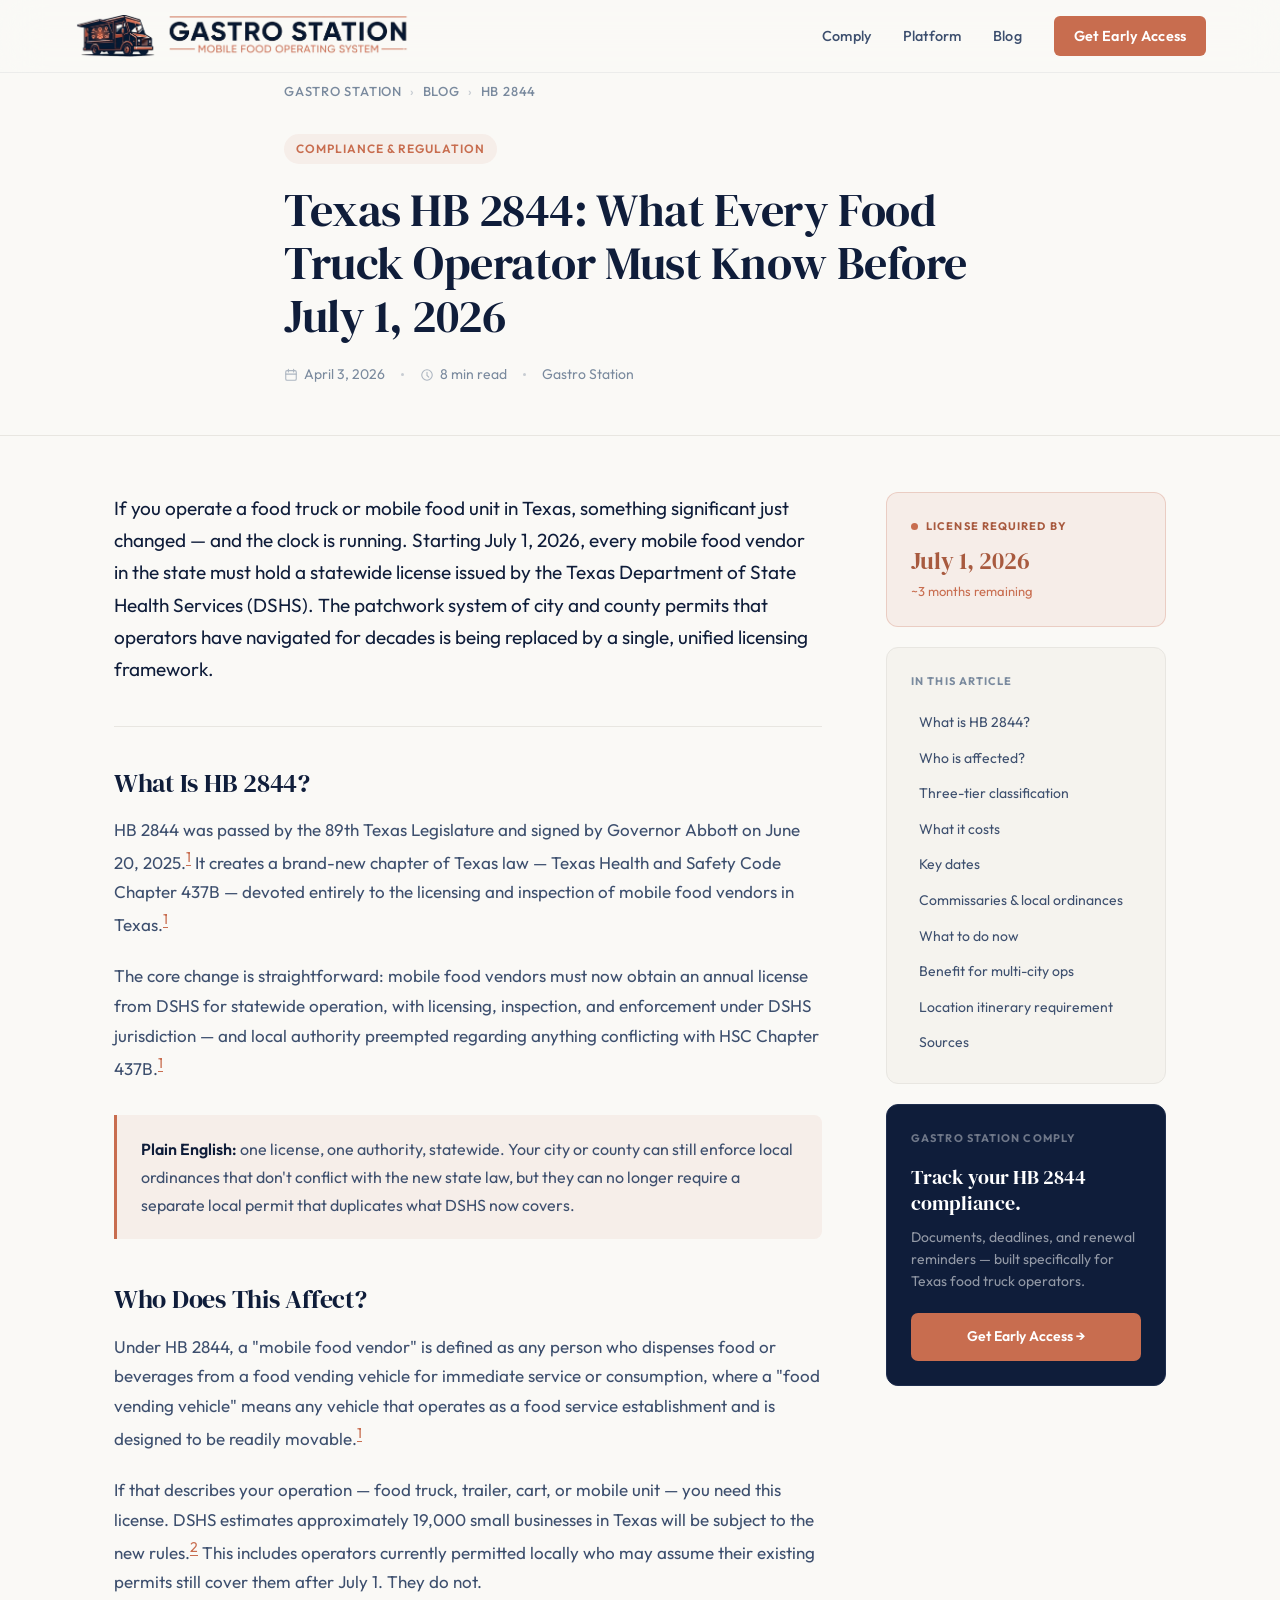
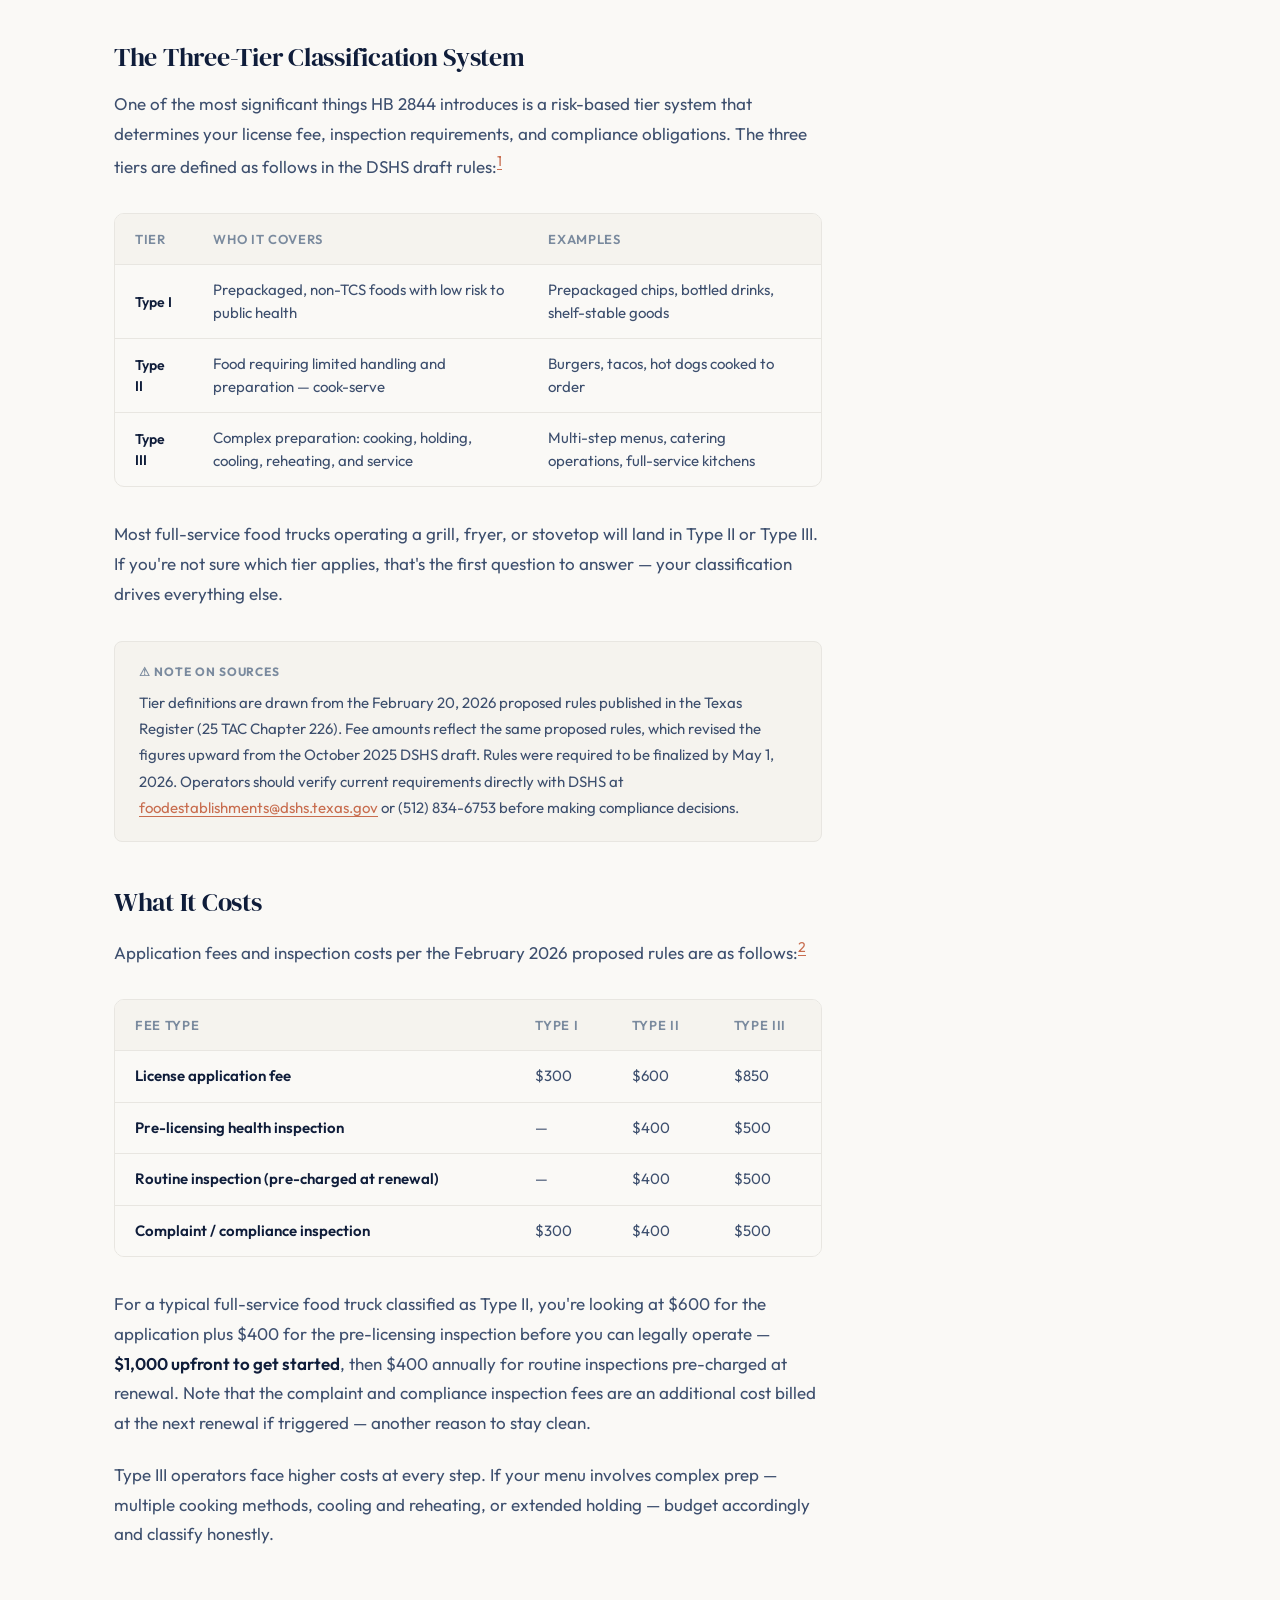
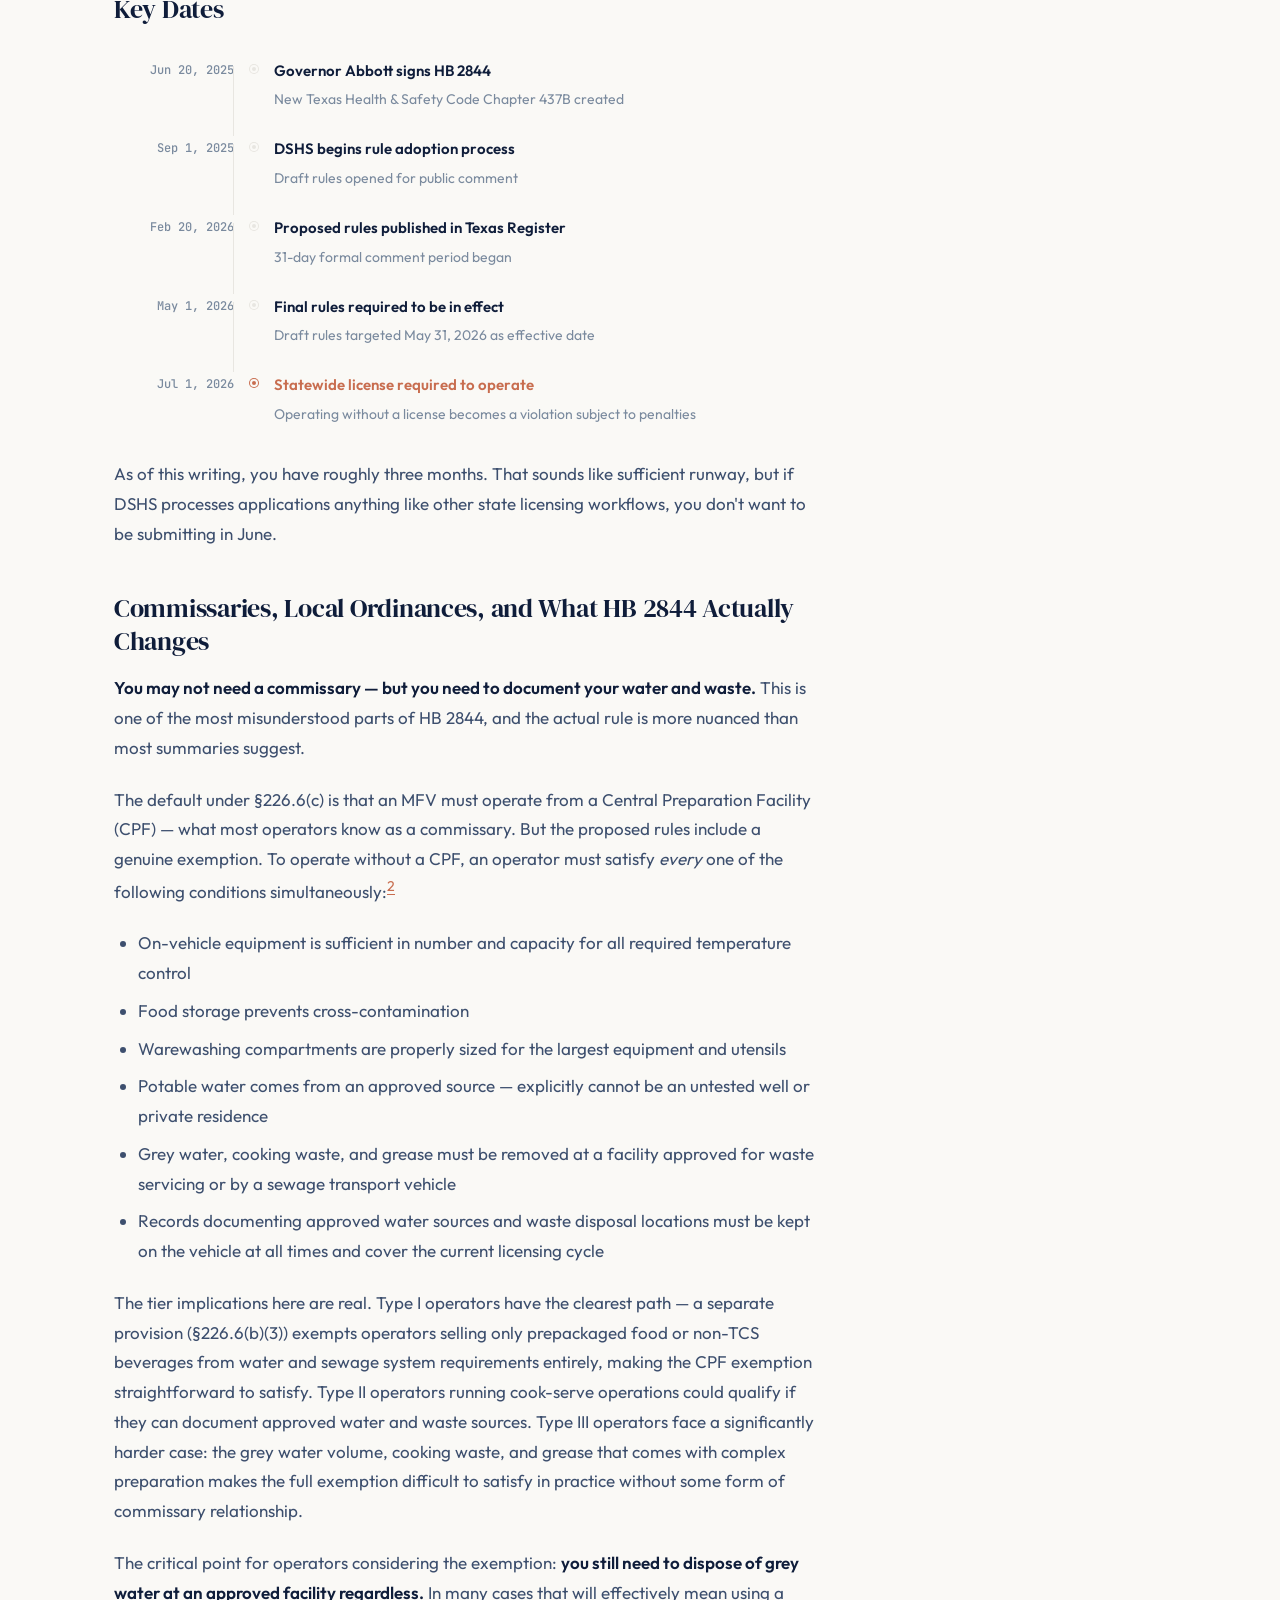
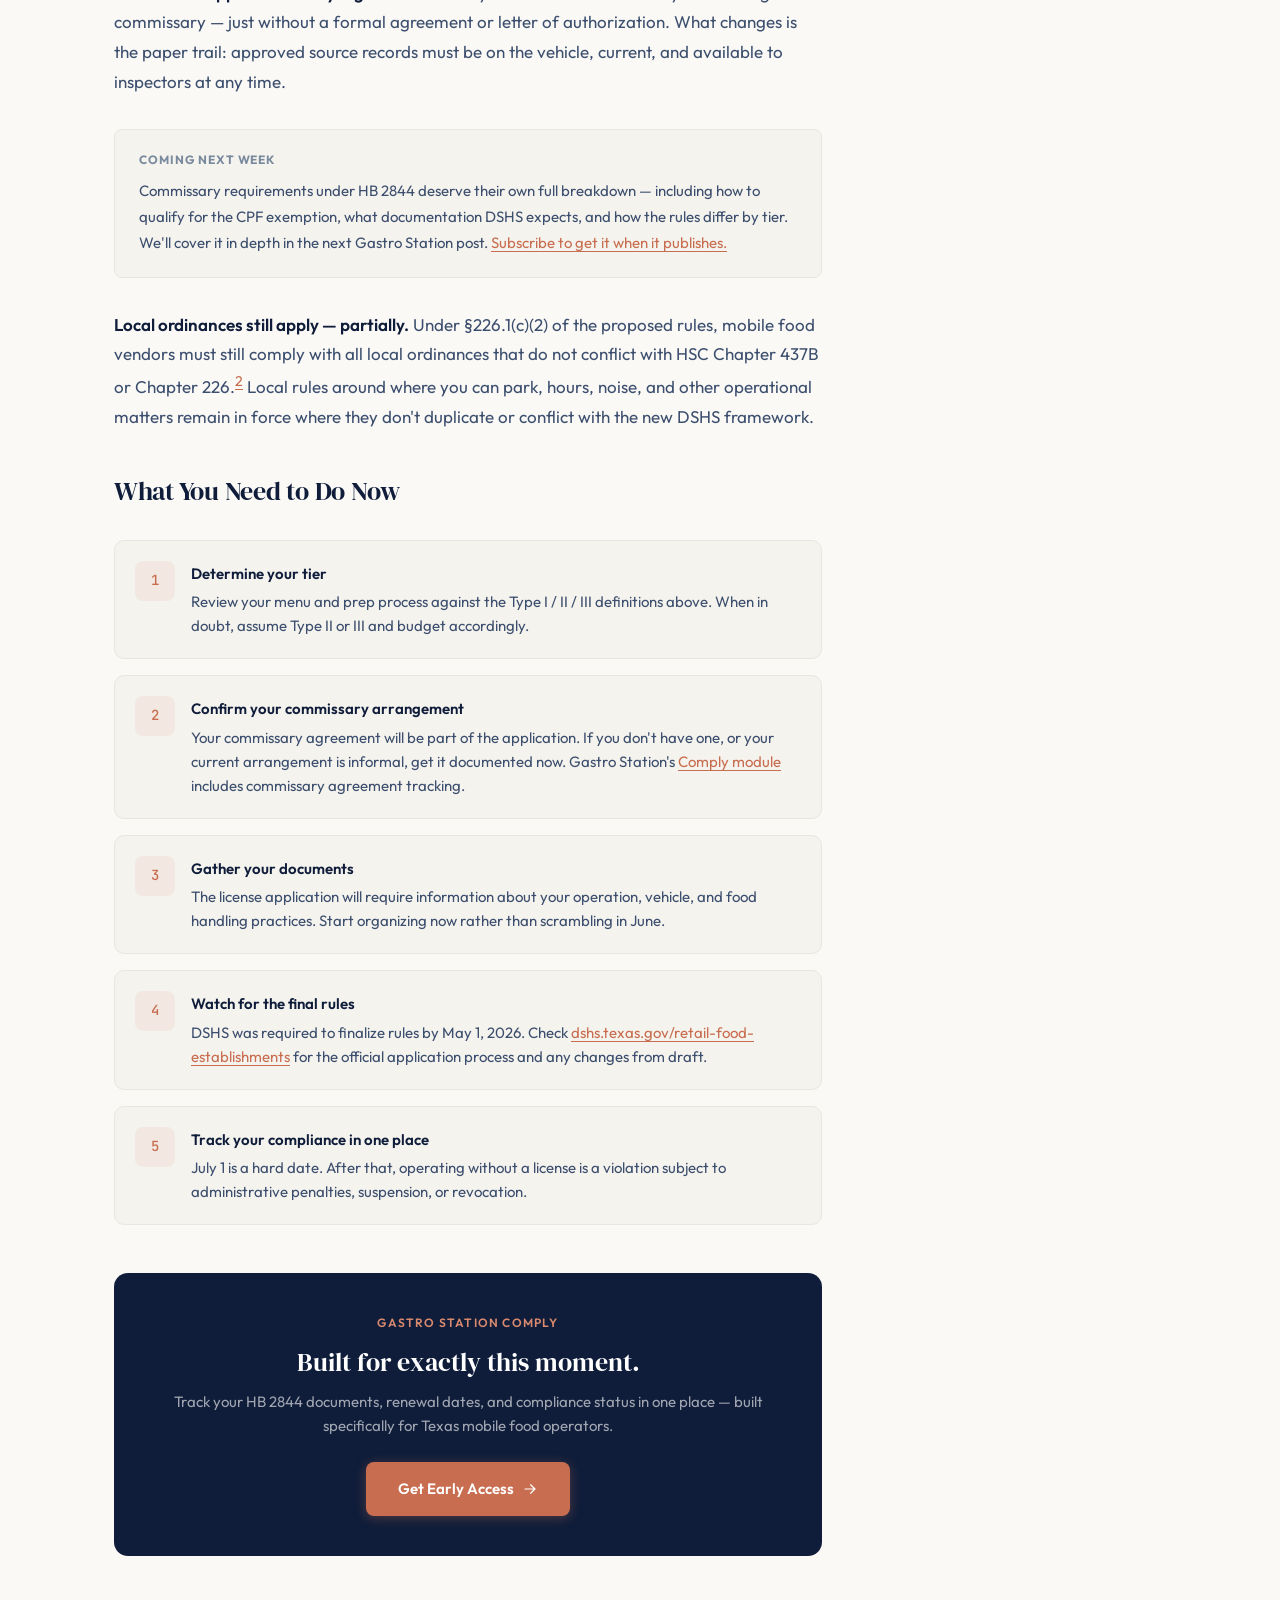
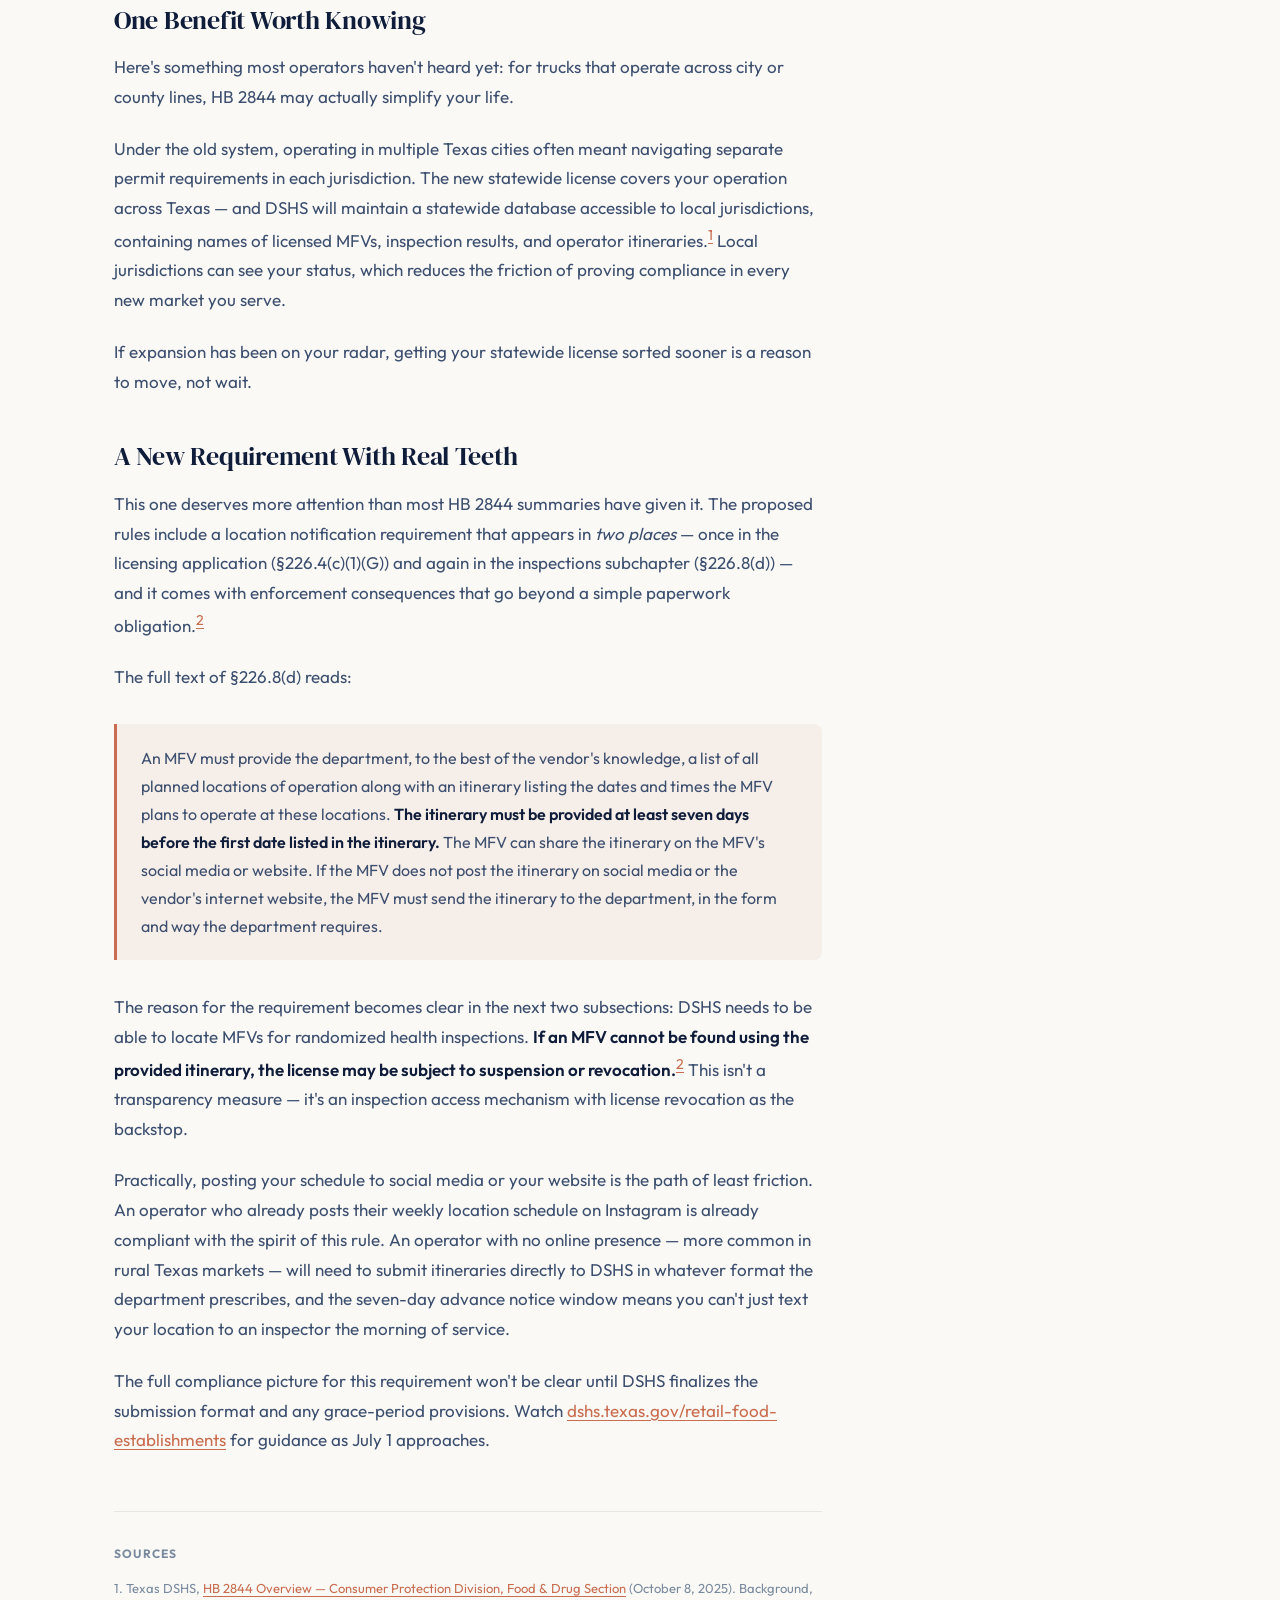
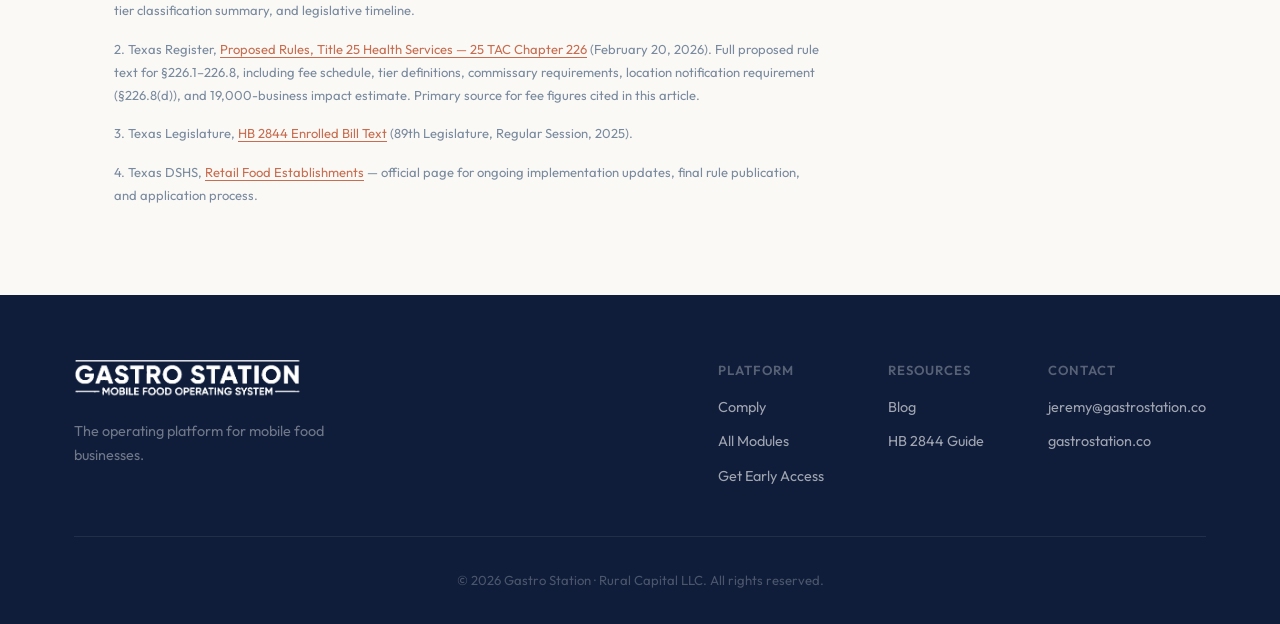
<file: blog/texas-hb-2844-food-truck-license.html>
<!DOCTYPE html>
<html lang="en">
<head>
    <meta charset="UTF-8">
    <meta name="viewport" content="width=device-width, initial-scale=1.0">

    <!-- SEO -->
    <title>Texas HB 2844: What Every Food Truck Operator Must Know Before July 1, 2026 — Gastro Station</title>
    <meta name="description" content="Texas HB 2844 creates a new statewide food truck license effective July 1, 2026. Here's what changed, who's affected, and what you need to do right now.">
    <meta name="keywords" content="Texas HB 2844, food truck license Texas, Texas mobile food vendor license, DSHS food truck permit, Texas food truck regulations 2026, HB 2844 food truck, Texas statewide food truck license">
    <meta name="author" content="Gastro Station / Rural Capital LLC">
    <meta name="robots" content="index, follow">
    <link rel="canonical" href="https://gastrostation.co/blog/texas-hb-2844-food-truck-license.html">

    <!-- Open Graph -->
    <meta property="og:title" content="Texas HB 2844: What Every Food Truck Operator Must Know Before July 1, 2026">
    <meta property="og:description" content="Texas HB 2844 creates a new statewide food truck license effective July 1, 2026. Here's what changed, who's affected, and what you need to do right now.">
    <meta property="og:type" content="article">
    <meta property="og:url" content="https://gastrostation.co/blog/texas-hb-2844-food-truck-license.html">
    <meta property="og:image" content="https://gastrostation.co/images/og-image.png">
    <meta property="og:site_name" content="Gastro Station">
    <meta property="article:published_time" content="2026-04-03">
    <meta property="article:author" content="Gastro Station">

    <!-- Twitter -->
    <meta name="twitter:card" content="summary_large_image">
    <meta name="twitter:title" content="Texas HB 2844: What Every Food Truck Operator Must Know Before July 1, 2026">
    <meta name="twitter:description" content="Texas HB 2844 creates a new statewide food truck license effective July 1, 2026. Here's what changed, who's affected, and what you need to do right now.">
    <meta name="twitter:image" content="https://gastrostation.co/images/og-image.png">

    <!-- Favicon -->
    <link rel="icon" type="image/svg+xml" href="../favicon.svg">

    <!-- Fonts -->
    <link rel="preconnect" href="https://fonts.googleapis.com">
    <link rel="preconnect" href="https://fonts.gstatic.com" crossorigin>
    <link href="https://fonts.googleapis.com/css2?family=DM+Serif+Display:ital@0;1&family=Outfit:wght@300;400;500;600;700&family=JetBrains+Mono:wght@400;500&display=swap" rel="stylesheet">

    <!-- Shared styles -->
    <link rel="stylesheet" href="../css/style.css">

    <!-- Structured data -->
    <script type="application/ld+json">
    {
        "@context": "https://schema.org",
        "@type": "Article",
        "headline": "Texas HB 2844: What Every Food Truck Operator Must Know Before July 1, 2026",
        "description": "Texas HB 2844 creates a new statewide food truck license effective July 1, 2026. Here's what changed, who's affected, and what you need to do right now.",
        "datePublished": "2026-04-03",
        "author": {
            "@type": "Organization",
            "name": "Gastro Station",
            "url": "https://gastrostation.co"
        },
        "publisher": {
            "@type": "Organization",
            "name": "Gastro Station",
            "url": "https://gastrostation.co"
        },
        "mainEntityOfPage": {
            "@type": "WebPage",
            "@id": "https://gastrostation.co/blog/texas-hb-2844-food-truck-license.html"
        }
    }
    </script>

    <!-- Blog-specific styles -->
    <style>
        /* ── Blog layout ─────────────────────────────────────────────── */
        .blog-hero {
            padding: 5rem 0 3rem;
            background: var(--off-white);
            border-bottom: 1px solid var(--light-gray);
        }

        .blog-hero .container {
            max-width: 760px;
        }

        .blog-breadcrumb {
            display: flex;
            align-items: center;
            gap: 0.5rem;
            font-family: var(--font-body);
            font-size: 0.8125rem;
            font-weight: 500;
            color: var(--warm-gray);
            margin-bottom: 2rem;
            text-transform: uppercase;
            letter-spacing: 0.06em;
        }

        .blog-breadcrumb a {
            color: var(--warm-gray);
            text-decoration: none;
            transition: color 0.15s;
        }

        .blog-breadcrumb a:hover {
            color: var(--terra-cotta);
        }

        .blog-breadcrumb .sep {
            opacity: 0.4;
        }

        .blog-category {
            display: inline-flex;
            align-items: center;
            gap: 0.375rem;
            font-family: var(--font-body);
            font-size: 0.75rem;
            font-weight: 600;
            text-transform: uppercase;
            letter-spacing: 0.08em;
            color: var(--terra-cotta);
            background: var(--terra-cotta-subtle);
            padding: 0.3rem 0.75rem;
            border-radius: 100px;
            margin-bottom: 1.25rem;
        }

        .blog-title {
            font-family: var(--font-display);
            font-size: clamp(2rem, 4.5vw, 2.875rem);
            font-weight: 400;
            line-height: 1.15;
            color: var(--navy);
            margin-bottom: 1.25rem;
            letter-spacing: -0.01em;
        }

        .blog-meta {
            display: flex;
            align-items: center;
            flex-wrap: wrap;
            gap: 1rem;
            font-family: var(--font-body);
            font-size: 0.875rem;
            color: var(--warm-gray);
            margin-bottom: 0;
        }

        .blog-meta-item {
            display: flex;
            align-items: center;
            gap: 0.375rem;
        }

        .blog-meta-item svg {
            width: 14px;
            height: 14px;
            opacity: 0.6;
        }

        .blog-meta .divider {
            width: 3px;
            height: 3px;
            border-radius: 50%;
            background: var(--warm-gray);
            opacity: 0.4;
        }

        /* ── Article body ─────────────────────────────────────────────── */
        .blog-body {
            padding: 3.5rem 0 5rem;
        }

        .blog-layout {
            max-width: 1100px;
            margin: 0 auto;
            padding: 0 1.5rem;
            display: grid;
            grid-template-columns: 1fr 280px;
            gap: 4rem;
            align-items: start;
        }

        @media (max-width: 900px) {
            .blog-layout {
                grid-template-columns: 1fr;
                gap: 0;
            }
        }

        /* Article content */
        .blog-content {
            min-width: 0;
        }

        .blog-content .lede {
            font-family: var(--font-body);
            font-size: 1.1875rem;
            font-weight: 400;
            line-height: 1.7;
            color: var(--navy);
            margin-bottom: 2.5rem;
            padding-bottom: 2.5rem;
            border-bottom: 1px solid var(--light-gray);
        }

        .blog-content h2 {
            font-family: var(--font-display);
            font-size: 1.625rem;
            font-weight: 400;
            line-height: 1.25;
            color: var(--navy);
            margin: 2.75rem 0 1rem;
            letter-spacing: -0.01em;
        }

        .blog-content h2:first-of-type {
            margin-top: 0;
        }

        .blog-content p {
            font-family: var(--font-body);
            font-size: 1.0625rem;
            line-height: 1.75;
            color: var(--slate);
            margin-bottom: 1.375rem;
        }

        .blog-content a {
            color: var(--terra-cotta);
            text-decoration: underline;
            text-underline-offset: 3px;
        }

        .blog-content a:hover {
            color: var(--terra-cotta-dark);
            text-decoration: none;
        }

        .blog-content ul,
        .blog-content ol {
            font-family: var(--font-body);
            font-size: 1.0625rem;
            line-height: 1.75;
            color: var(--slate);
            margin: 0 0 1.375rem 1.5rem;
        }

        .blog-content li {
            margin-bottom: 0.5rem;
        }

        .blog-content strong {
            font-weight: 600;
            color: var(--navy);
        }

        .blog-content em {
            font-style: italic;
        }

        /* Callout */
        .blog-callout {
            background: var(--terra-cotta-subtle);
            border-left: 3px solid var(--terra-cotta);
            border-radius: 0 8px 8px 0;
            padding: 1.25rem 1.5rem;
            margin: 2rem 0;
        }

        .blog-callout p {
            margin: 0;
            font-size: 1rem;
        }

        .blog-callout p + p {
            margin-top: 0.75rem;
        }

        /* Note box */
        .blog-note {
            background: var(--cream);
            border: 1px solid var(--light-gray);
            border-radius: 8px;
            padding: 1.25rem 1.5rem;
            margin: 2rem 0;
        }

        .blog-note-label {
            font-family: var(--font-body);
            font-size: 0.75rem;
            font-weight: 700;
            text-transform: uppercase;
            letter-spacing: 0.08em;
            color: var(--warm-gray);
            margin-bottom: 0.5rem;
        }

        .blog-note p {
            font-size: 0.9375rem;
            margin: 0;
            color: var(--slate);
        }

        /* Tables */
        .blog-table-wrapper {
            overflow-x: auto;
            margin: 2rem 0;
            border-radius: 10px;
            border: 1px solid var(--light-gray);
        }

        .blog-table {
            width: 100%;
            border-collapse: collapse;
            font-family: var(--font-body);
            font-size: 0.9375rem;
        }

        .blog-table thead {
            background: var(--cream);
        }

        .blog-table th {
            font-weight: 600;
            font-size: 0.8125rem;
            text-transform: uppercase;
            letter-spacing: 0.05em;
            color: var(--warm-gray);
            padding: 0.875rem 1.25rem;
            text-align: left;
            border-bottom: 1px solid var(--light-gray);
        }

        .blog-table td {
            padding: 0.875rem 1.25rem;
            border-bottom: 1px solid var(--light-gray);
            color: var(--slate);
            line-height: 1.5;
        }

        .blog-table tr:last-child td {
            border-bottom: none;
        }

        .blog-table tr:nth-child(even) td {
            background: var(--off-white);
        }

        .blog-table .tier-badge {
            display: inline-flex;
            align-items: center;
            font-weight: 600;
            font-size: 0.875rem;
            color: var(--navy);
        }

        /* Timeline */
        .blog-timeline {
            margin: 2rem 0;
            display: flex;
            flex-direction: column;
            gap: 0;
        }

        .timeline-item {
            display: grid;
            grid-template-columns: 120px 1fr;
            gap: 1.25rem;
            position: relative;
            padding-bottom: 1.5rem;
        }

        .timeline-item:last-child {
            padding-bottom: 0;
        }

        .timeline-item::before {
            content: '';
            position: absolute;
            left: 119px;
            top: 8px;
            bottom: 0;
            width: 1px;
            background: var(--light-gray);
        }

        .timeline-item:last-child::before {
            display: none;
        }

        .timeline-date {
            font-family: var(--font-mono);
            font-size: 0.75rem;
            font-weight: 500;
            color: var(--warm-gray);
            padding-top: 2px;
            text-align: right;
        }

        .timeline-content {
            padding-left: 1.25rem;
            position: relative;
        }

        .timeline-content::before {
            content: '';
            position: absolute;
            left: -4px;
            top: 7px;
            width: 8px;
            height: 8px;
            border-radius: 50%;
            background: var(--light-gray);
            border: 2px solid var(--off-white);
            box-shadow: 0 0 0 1px var(--light-gray);
        }

        .timeline-item.timeline-deadline .timeline-content::before {
            background: var(--terra-cotta);
            box-shadow: 0 0 0 1px var(--terra-cotta);
        }

        .timeline-content strong {
            display: block;
            font-family: var(--font-body);
            font-size: 0.9375rem;
            font-weight: 600;
            color: var(--navy);
            margin-bottom: 0.125rem;
        }

        .timeline-content span {
            font-family: var(--font-body);
            font-size: 0.875rem;
            color: var(--warm-gray);
        }

        .timeline-item.timeline-deadline .timeline-content strong {
            color: var(--terra-cotta);
        }

        /* Action steps */
        .blog-steps {
            counter-reset: step-counter;
            margin: 2rem 0;
            display: flex;
            flex-direction: column;
            gap: 1rem;
        }

        .blog-step {
            counter-increment: step-counter;
            display: grid;
            grid-template-columns: 2.5rem 1fr;
            gap: 1rem;
            align-items: start;
            background: var(--cream);
            border: 1px solid var(--light-gray);
            border-radius: 10px;
            padding: 1.25rem;
        }

        .blog-step::before {
            content: counter(step-counter);
            font-family: var(--font-mono);
            font-size: 0.875rem;
            font-weight: 500;
            color: var(--terra-cotta);
            background: var(--terra-cotta-subtle);
            width: 2.5rem;
            height: 2.5rem;
            border-radius: 8px;
            display: flex;
            align-items: center;
            justify-content: center;
            flex-shrink: 0;
        }

        .blog-step-content strong {
            display: block;
            font-family: var(--font-body);
            font-size: 0.9375rem;
            font-weight: 600;
            color: var(--navy);
            margin-bottom: 0.25rem;
        }

        .blog-step-content p {
            font-size: 0.9375rem;
            margin: 0;
            color: var(--slate);
            line-height: 1.6;
        }

        /* CTA block inside article */
        .blog-cta-block {
            background: var(--navy);
            border-radius: 14px;
            padding: 2.5rem;
            margin: 3rem 0;
            text-align: center;
        }

        .blog-cta-block .cta-eyebrow {
            font-family: var(--font-body);
            font-size: 0.75rem;
            font-weight: 600;
            text-transform: uppercase;
            letter-spacing: 0.1em;
            color: var(--terra-cotta-light);
            margin-bottom: 0.75rem;
        }

        .blog-cta-block h3 {
            font-family: var(--font-display);
            font-size: 1.625rem;
            font-weight: 400;
            color: var(--white);
            margin-bottom: 0.75rem;
            line-height: 1.25;
        }

        .blog-cta-block p {
            font-family: var(--font-body);
            font-size: 0.9375rem;
            color: rgba(255,255,255,0.6);
            margin-bottom: 1.5rem;
            line-height: 1.6;
        }

        .blog-cta-block .btn-primary {
            display: inline-flex;
            align-items: center;
            gap: 0.5rem;
            background: var(--terra-cotta);
            color: var(--white);
            font-family: var(--font-body);
            font-weight: 600;
            font-size: 0.9375rem;
            padding: 0.875rem 2rem;
            border-radius: 8px;
            text-decoration: none;
            box-shadow: 0 2px 12px rgba(200, 109, 79, 0.35);
            transition: background 0.2s, transform 0.15s, box-shadow 0.2s;
        }

        .blog-cta-block .btn-primary:hover {
            background: var(--terra-cotta-dark);
            box-shadow: 0 4px 20px rgba(200, 109, 79, 0.45);
            transform: translateY(-1px);
        }

        /* Sources */
        .blog-sources {
            margin-top: 3.5rem;
            padding-top: 2rem;
            border-top: 1px solid var(--light-gray);
        }

        .blog-sources h4 {
            font-family: var(--font-body);
            font-size: 0.75rem;
            font-weight: 700;
            text-transform: uppercase;
            letter-spacing: 0.1em;
            color: var(--warm-gray);
            margin-bottom: 0.75rem;
        }

        .blog-sources ul {
            list-style: none;
            margin: 0;
            padding: 0;
            display: flex;
            flex-direction: column;
            gap: 0.5rem;
        }

        .blog-sources li {
            font-family: var(--font-body);
            font-size: 0.8125rem;
            color: var(--warm-gray);
        }

        .blog-sources a {
            color: var(--terra-cotta);
        }

        .blog-sources a:hover {
            color: var(--terra-cotta-dark);
        }

        /* ── Sidebar ──────────────────────────────────────────────────── */
        .blog-sidebar {
            position: sticky;
            top: 5rem;
        }

        @media (max-width: 900px) {
            .blog-sidebar {
                position: static;
                margin-top: 3rem;
                padding-top: 3rem;
                border-top: 1px solid var(--light-gray);
            }
        }

        .sidebar-card {
            background: var(--cream);
            border: 1px solid var(--light-gray);
            border-radius: 12px;
            padding: 1.5rem;
            margin-bottom: 1.25rem;
        }

        .sidebar-card:last-child {
            margin-bottom: 0;
        }

        .sidebar-label {
            font-family: var(--font-body);
            font-size: 0.6875rem;
            font-weight: 700;
            text-transform: uppercase;
            letter-spacing: 0.1em;
            color: var(--warm-gray);
            margin-bottom: 1rem;
        }

        /* TOC */
        .sidebar-toc {
            list-style: none;
            margin: 0;
            padding: 0;
            display: flex;
            flex-direction: column;
            gap: 0.25rem;
        }

        .sidebar-toc li a {
            display: block;
            font-family: var(--font-body);
            font-size: 0.875rem;
            color: var(--slate);
            text-decoration: none;
            padding: 0.375rem 0.5rem;
            border-radius: 6px;
            line-height: 1.4;
            transition: background 0.12s, color 0.12s;
        }

        .sidebar-toc li a:hover {
            background: var(--terra-cotta-subtle);
            color: var(--terra-cotta);
        }

        /* Sidebar CTA card */
        .sidebar-cta {
            background: var(--navy);
            border-color: var(--navy-mid);
        }

        .sidebar-cta .sidebar-label {
            color: rgba(255,255,255,0.4);
        }

        .sidebar-cta h3 {
            font-family: var(--font-display);
            font-size: 1.25rem;
            font-weight: 400;
            color: var(--white);
            line-height: 1.3;
            margin-bottom: 0.625rem;
        }

        .sidebar-cta p {
            font-family: var(--font-body);
            font-size: 0.875rem;
            color: rgba(255,255,255,0.55);
            margin-bottom: 1.25rem;
            line-height: 1.6;
        }

        .sidebar-cta .btn-sm {
            display: block;
            text-align: center;
            background: var(--terra-cotta);
            color: var(--white);
            font-family: var(--font-body);
            font-weight: 600;
            font-size: 0.875rem;
            padding: 0.75rem 1rem;
            border-radius: 7px;
            text-decoration: none;
            transition: background 0.2s;
        }

        .sidebar-cta .btn-sm:hover {
            background: var(--terra-cotta-dark);
        }

        /* Deadline countdown card */
        .deadline-card {
            background: var(--terra-cotta-subtle);
            border-color: rgba(200, 109, 79, 0.25);
        }

        .deadline-label-row {
            display: flex;
            align-items: center;
            gap: 0.5rem;
            margin-bottom: 0.75rem;
        }

        .deadline-dot {
            width: 7px;
            height: 7px;
            border-radius: 50%;
            background: var(--terra-cotta);
            animation: pulse-dot 2s ease-in-out infinite;
        }

        .deadline-card .sidebar-label {
            color: var(--terra-cotta-dark);
            margin-bottom: 0;
        }

        .deadline-date {
            font-family: var(--font-display);
            font-size: 1.5rem;
            color: var(--terra-cotta-dark);
            line-height: 1.2;
            margin-bottom: 0.25rem;
        }

        .deadline-sub {
            font-family: var(--font-body);
            font-size: 0.8125rem;
            color: var(--terra-cotta);
        }
    </style>
</head>
<body>

    <!-- Navigation -->
    <nav class="nav" id="nav">
        <div class="container nav-container">
            <a href="https://gastrostation.co" class="nav-logo" aria-label="Gastro Station Home">
                <img src="../images/logo.png" alt="Gastro Station" class="nav-logo-img">
            </a>
            <div class="nav-links">
                <a href="https://gastrostation.co/#comply" class="nav-link">Comply</a>
                <a href="https://gastrostation.co/#platform" class="nav-link">Platform</a>
                <a href="/blog/" class="nav-link">Blog</a>
                <a href="https://gastrostation.co/#signup" class="nav-link nav-cta">Get Early Access</a>
            </div>
            <button class="nav-toggle" aria-label="Toggle navigation" aria-expanded="false">
                <span></span><span></span><span></span>
            </button>
        </div>
    </nav>

    <!-- Mobile Nav -->
    <div class="mobile-nav" id="mobile-nav" role="navigation" aria-label="Mobile navigation">
        <a href="https://gastrostation.co/#comply" class="mobile-nav-link">Comply</a>
        <a href="https://gastrostation.co/#platform" class="mobile-nav-link">Platform</a>
        <a href="/blog/" class="mobile-nav-link">Blog</a>
        <a href="https://gastrostation.co/#signup" class="mobile-nav-link nav-cta">Get Early Access</a>
    </div>

    <!-- Blog Hero -->
    <section class="blog-hero">
        <div class="container">
            <nav class="blog-breadcrumb" aria-label="Breadcrumb">
                <a href="https://gastrostation.co">Gastro Station</a>
                <span class="sep">›</span>
                <a href="/blog/">Blog</a>
                <span class="sep">›</span>
                <span>HB 2844</span>
            </nav>

            <div class="blog-category">Compliance &amp; Regulation</div>

            <h1 class="blog-title">Texas HB 2844: What Every Food Truck Operator Must Know Before July 1, 2026</h1>

            <div class="blog-meta">
                <div class="blog-meta-item">
                    <svg viewBox="0 0 16 16" fill="none"><rect x="2" y="3" width="12" height="11" rx="1.5" stroke="currentColor" stroke-width="1.25"/><path d="M5 1.5v3M11 1.5v3M2 7h12" stroke="currentColor" stroke-width="1.25" stroke-linecap="round"/></svg>
                    April 3, 2026
                </div>
                <div class="divider"></div>
                <div class="blog-meta-item">
                    <svg viewBox="0 0 16 16" fill="none"><circle cx="8" cy="8" r="6" stroke="currentColor" stroke-width="1.25"/><path d="M8 5v3.5l2 2" stroke="currentColor" stroke-width="1.25" stroke-linecap="round"/></svg>
                    8 min read
                </div>
                <div class="divider"></div>
                <div class="blog-meta-item">Gastro Station</div>
            </div>
        </div>
    </section>

    <!-- Blog Body -->
    <main class="blog-body">
        <div class="blog-layout">

            <!-- Article -->
            <article class="blog-content">

                <p class="lede">If you operate a food truck or mobile food unit in Texas, something significant just changed — and the clock is running. Starting July 1, 2026, every mobile food vendor in the state must hold a statewide license issued by the Texas Department of State Health Services (DSHS). The patchwork system of city and county permits that operators have navigated for decades is being replaced by a single, unified licensing framework.</p>

                <!-- Section 1 -->
                <h2 id="what-is-hb-2844">What Is HB 2844?</h2>

                <p>HB 2844 was passed by the 89th Texas Legislature and signed by Governor Abbott on June 20, 2025.<sup><a href="#source-1" aria-label="Source 1">1</a></sup> It creates a brand-new chapter of Texas law — Texas Health and Safety Code Chapter 437B — devoted entirely to the licensing and inspection of mobile food vendors in Texas.<sup><a href="#source-1">1</a></sup></p>

                <p>The core change is straightforward: mobile food vendors must now obtain an annual license from DSHS for statewide operation, with licensing, inspection, and enforcement under DSHS jurisdiction — and local authority preempted regarding anything conflicting with HSC Chapter 437B.<sup><a href="#source-1">1</a></sup></p>

                <div class="blog-callout">
                    <p><strong>Plain English:</strong> one license, one authority, statewide. Your city or county can still enforce local ordinances that don't conflict with the new state law, but they can no longer require a separate local permit that duplicates what DSHS now covers.</p>
                </div>

                <!-- Section 2 -->
                <h2 id="who-is-affected">Who Does This Affect?</h2>

                <p>Under HB 2844, a "mobile food vendor" is defined as any person who dispenses food or beverages from a food vending vehicle for immediate service or consumption, where a "food vending vehicle" means any vehicle that operates as a food service establishment and is designed to be readily movable.<sup><a href="#source-1">1</a></sup></p>

                <p>If that describes your operation — food truck, trailer, cart, or mobile unit — you need this license. DSHS estimates approximately 19,000 small businesses in Texas will be subject to the new rules.<sup><a href="#source-2">2</a></sup> This includes operators currently permitted locally who may assume their existing permits still cover them after July 1. They do not.</p>

                <!-- Section 3 -->
                <h2 id="three-tier-classification">The Three-Tier Classification System</h2>

                <p>One of the most significant things HB 2844 introduces is a risk-based tier system that determines your license fee, inspection requirements, and compliance obligations. The three tiers are defined as follows in the DSHS draft rules:<sup><a href="#source-1">1</a></sup></p>

                <div class="blog-table-wrapper">
                    <table class="blog-table" aria-label="HB 2844 three-tier classification">
                        <thead>
                            <tr>
                                <th>Tier</th>
                                <th>Who it covers</th>
                                <th>Examples</th>
                            </tr>
                        </thead>
                        <tbody>
                            <tr>
                                <td><span class="tier-badge">Type I</span></td>
                                <td>Prepackaged, non-TCS foods with low risk to public health</td>
                                <td>Prepackaged chips, bottled drinks, shelf-stable goods</td>
                            </tr>
                            <tr>
                                <td><span class="tier-badge">Type II</span></td>
                                <td>Food requiring limited handling and preparation — cook-serve</td>
                                <td>Burgers, tacos, hot dogs cooked to order</td>
                            </tr>
                            <tr>
                                <td><span class="tier-badge">Type III</span></td>
                                <td>Complex preparation: cooking, holding, cooling, reheating, and service</td>
                                <td>Multi-step menus, catering operations, full-service kitchens</td>
                            </tr>
                        </tbody>
                    </table>
                </div>

                <p>Most full-service food trucks operating a grill, fryer, or stovetop will land in Type II or Type III. If you're not sure which tier applies, that's the first question to answer — your classification drives everything else.</p>

                <div class="blog-note">
                    <div class="blog-note-label">⚠ Note on sources</div>
                    <p>Tier definitions are drawn from the February 20, 2026 proposed rules published in the Texas Register (25 TAC Chapter 226). Fee amounts reflect the same proposed rules, which revised the figures upward from the October 2025 DSHS draft. Rules were required to be finalized by May 1, 2026. Operators should verify current requirements directly with DSHS at <a href="mailto:foodestablishments@dshs.texas.gov">foodestablishments@dshs.texas.gov</a> or (512) 834-6753 before making compliance decisions.</p>
                </div>

                <!-- Section 4 -->
                <h2 id="what-it-costs">What It Costs</h2>

                <p>Application fees and inspection costs per the February 2026 proposed rules are as follows:<sup><a href="#source-2">2</a></sup></p>

                <div class="blog-table-wrapper">
                    <table class="blog-table" aria-label="HB 2844 fee schedule">
                        <thead>
                            <tr>
                                <th>Fee type</th>
                                <th>Type I</th>
                                <th>Type II</th>
                                <th>Type III</th>
                            </tr>
                        </thead>
                        <tbody>
                            <tr>
                                <td><strong>License application fee</strong></td>
                                <td>$300</td>
                                <td>$600</td>
                                <td>$850</td>
                            </tr>
                            <tr>
                                <td><strong>Pre-licensing health inspection</strong></td>
                                <td>—</td>
                                <td>$400</td>
                                <td>$500</td>
                            </tr>
                            <tr>
                                <td><strong>Routine inspection (pre-charged at renewal)</strong></td>
                                <td>—</td>
                                <td>$400</td>
                                <td>$500</td>
                            </tr>
                            <tr>
                                <td><strong>Complaint / compliance inspection</strong></td>
                                <td>$300</td>
                                <td>$400</td>
                                <td>$500</td>
                            </tr>
                        </tbody>
                    </table>
                </div>

                <p>For a typical full-service food truck classified as Type II, you're looking at $600 for the application plus $400 for the pre-licensing inspection before you can legally operate — <strong>$1,000 upfront to get started</strong>, then $400 annually for routine inspections pre-charged at renewal. Note that the complaint and compliance inspection fees are an additional cost billed at the next renewal if triggered — another reason to stay clean.</p>

                <p>Type III operators face higher costs at every step. If your menu involves complex prep — multiple cooking methods, cooling and reheating, or extended holding — budget accordingly and classify honestly.</p>

                <!-- Section 5 -->
                <h2 id="key-dates">Key Dates</h2>

                <div class="blog-timeline">
                    <div class="timeline-item">
                        <div class="timeline-date">Jun 20, 2025</div>
                        <div class="timeline-content">
                            <strong>Governor Abbott signs HB 2844</strong>
                            <span>New Texas Health &amp; Safety Code Chapter 437B created</span>
                        </div>
                    </div>
                    <div class="timeline-item">
                        <div class="timeline-date">Sep 1, 2025</div>
                        <div class="timeline-content">
                            <strong>DSHS begins rule adoption process</strong>
                            <span>Draft rules opened for public comment</span>
                        </div>
                    </div>
                    <div class="timeline-item">
                        <div class="timeline-date">Feb 20, 2026</div>
                        <div class="timeline-content">
                            <strong>Proposed rules published in Texas Register</strong>
                            <span>31-day formal comment period began</span>
                        </div>
                    </div>
                    <div class="timeline-item">
                        <div class="timeline-date">May 1, 2026</div>
                        <div class="timeline-content">
                            <strong>Final rules required to be in effect</strong>
                            <span>Draft rules targeted May 31, 2026 as effective date</span>
                        </div>
                    </div>
                    <div class="timeline-item timeline-deadline">
                        <div class="timeline-date">Jul 1, 2026</div>
                        <div class="timeline-content">
                            <strong>Statewide license required to operate</strong>
                            <span>Operating without a license becomes a violation subject to penalties</span>
                        </div>
                    </div>
                </div>

                <p>As of this writing, you have roughly three months. That sounds like sufficient runway, but if DSHS processes applications anything like other state licensing workflows, you don't want to be submitting in June.</p>

                <!-- Section 6 -->
                <h2 id="what-hasnt-changed">Commissaries, Local Ordinances, and What HB 2844 Actually Changes</h2>

                <p><strong>You may not need a commissary — but you need to document your water and waste.</strong> This is one of the most misunderstood parts of HB 2844, and the actual rule is more nuanced than most summaries suggest.</p>

                <p>The default under §226.6(c) is that an MFV must operate from a Central Preparation Facility (CPF) — what most operators know as a commissary. But the proposed rules include a genuine exemption. To operate without a CPF, an operator must satisfy <em>every</em> one of the following conditions simultaneously:<sup><a href="#source-2">2</a></sup></p>

                <ul>
                    <li>On-vehicle equipment is sufficient in number and capacity for all required temperature control</li>
                    <li>Food storage prevents cross-contamination</li>
                    <li>Warewashing compartments are properly sized for the largest equipment and utensils</li>
                    <li>Potable water comes from an approved source — explicitly cannot be an untested well or private residence</li>
                    <li>Grey water, cooking waste, and grease must be removed at a facility approved for waste servicing or by a sewage transport vehicle</li>
                    <li>Records documenting approved water sources and waste disposal locations must be kept on the vehicle at all times and cover the current licensing cycle</li>
                </ul>

                <p>The tier implications here are real. Type I operators have the clearest path — a separate provision (§226.6(b)(3)) exempts operators selling only prepackaged food or non-TCS beverages from water and sewage system requirements entirely, making the CPF exemption straightforward to satisfy. Type II operators running cook-serve operations could qualify if they can document approved water and waste sources. Type III operators face a significantly harder case: the grey water volume, cooking waste, and grease that comes with complex preparation makes the full exemption difficult to satisfy in practice without some form of commissary relationship.</p>

                <p>The critical point for operators considering the exemption: <strong>you still need to dispose of grey water at an approved facility regardless.</strong> In many cases that will effectively mean using a commissary — just without a formal agreement or letter of authorization. What changes is the paper trail: approved source records must be on the vehicle, current, and available to inspectors at any time.</p>

                <div class="blog-note">
                    <div class="blog-note-label">Coming next week</div>
                    <p>Commissary requirements under HB 2844 deserve their own full breakdown — including how to qualify for the CPF exemption, what documentation DSHS expects, and how the rules differ by tier. We'll cover it in depth in the next Gastro Station post. <a href="https://gastrostation.co/#signup">Subscribe to get it when it publishes.</a></p>
                </div>

                <p><strong>Local ordinances still apply — partially.</strong> Under §226.1(c)(2) of the proposed rules, mobile food vendors must still comply with all local ordinances that do not conflict with HSC Chapter 437B or Chapter 226.<sup><a href="#source-2">2</a></sup> Local rules around where you can park, hours, noise, and other operational matters remain in force where they don't duplicate or conflict with the new DSHS framework.</p>

                <!-- Section 7 -->
                <h2 id="action-steps">What You Need to Do Now</h2>

                <div class="blog-steps">
                    <div class="blog-step">
                        <div class="blog-step-content">
                            <strong>Determine your tier</strong>
                            <p>Review your menu and prep process against the Type I / II / III definitions above. When in doubt, assume Type II or III and budget accordingly.</p>
                        </div>
                    </div>
                    <div class="blog-step">
                        <div class="blog-step-content">
                            <strong>Confirm your commissary arrangement</strong>
                            <p>Your commissary agreement will be part of the application. If you don't have one, or your current arrangement is informal, get it documented now. Gastro Station's <a href="https://gastrostation.co/#comply">Comply module</a> includes commissary agreement tracking.</p>
                        </div>
                    </div>
                    <div class="blog-step">
                        <div class="blog-step-content">
                            <strong>Gather your documents</strong>
                            <p>The license application will require information about your operation, vehicle, and food handling practices. Start organizing now rather than scrambling in June.</p>
                        </div>
                    </div>
                    <div class="blog-step">
                        <div class="blog-step-content">
                            <strong>Watch for the final rules</strong>
                            <p>DSHS was required to finalize rules by May 1, 2026. Check <a href="https://www.dshs.texas.gov/retail-food-establishments" target="_blank" rel="noopener">dshs.texas.gov/retail-food-establishments</a> for the official application process and any changes from draft.</p>
                        </div>
                    </div>
                    <div class="blog-step">
                        <div class="blog-step-content">
                            <strong>Track your compliance in one place</strong>
                            <p>July 1 is a hard date. After that, operating without a license is a violation subject to administrative penalties, suspension, or revocation.</p>
                        </div>
                    </div>
                </div>

                <!-- Mid-article CTA -->
                <div class="blog-cta-block">
                    <div class="cta-eyebrow">Gastro Station Comply</div>
                    <h3>Built for exactly this moment.</h3>
                    <p>Track your HB 2844 documents, renewal dates, and compliance status in one place — built specifically for Texas mobile food operators.</p>
                    <a href="https://gastrostation.co/#signup" class="btn-primary">
                        Get Early Access
                        <svg viewBox="0 0 20 20" fill="currentColor" width="16" height="16"><path fill-rule="evenodd" d="M3 10a.75.75 0 01.75-.75h10.638L10.23 5.29a.75.75 0 111.04-1.08l5.5 5.25a.75.75 0 010 1.08l-5.5 5.25a.75.75 0 11-1.04-1.08l4.158-3.96H3.75A.75.75 0 013 10z"/></svg>
                    </a>
                </div>

                <!-- Section 8 -->
                <h2 id="upside-for-multi-city">One Benefit Worth Knowing</h2>

                <p>Here's something most operators haven't heard yet: for trucks that operate across city or county lines, HB 2844 may actually simplify your life.</p>

                <p>Under the old system, operating in multiple Texas cities often meant navigating separate permit requirements in each jurisdiction. The new statewide license covers your operation across Texas — and DSHS will maintain a statewide database accessible to local jurisdictions, containing names of licensed MFVs, inspection results, and operator itineraries.<sup><a href="#source-1">1</a></sup> Local jurisdictions can see your status, which reduces the friction of proving compliance in every new market you serve.</p>

                <p>If expansion has been on your radar, getting your statewide license sorted sooner is a reason to move, not wait.</p>

                <!-- Section 9 -->
                <h2 id="location-notification">A New Requirement With Real Teeth</h2>

                <p>This one deserves more attention than most HB 2844 summaries have given it. The proposed rules include a location notification requirement that appears in <em>two places</em> — once in the licensing application (§226.4(c)(1)(G)) and again in the inspections subchapter (§226.8(d)) — and it comes with enforcement consequences that go beyond a simple paperwork obligation.<sup><a href="#source-2">2</a></sup></p>

                <p>The full text of §226.8(d) reads:</p>

                <div class="blog-callout">
                    <p>An MFV must provide the department, to the best of the vendor's knowledge, a list of all planned locations of operation along with an itinerary listing the dates and times the MFV plans to operate at these locations. <strong>The itinerary must be provided at least seven days before the first date listed in the itinerary.</strong> The MFV can share the itinerary on the MFV's social media or website. If the MFV does not post the itinerary on social media or the vendor's internet website, the MFV must send the itinerary to the department, in the form and way the department requires.</p>
                </div>

                <p>The reason for the requirement becomes clear in the next two subsections: DSHS needs to be able to locate MFVs for randomized health inspections. <strong>If an MFV cannot be found using the provided itinerary, the license may be subject to suspension or revocation.</strong><sup><a href="#source-2">2</a></sup> This isn't a transparency measure — it's an inspection access mechanism with license revocation as the backstop.</p>

                <p>Practically, posting your schedule to social media or your website is the path of least friction. An operator who already posts their weekly location schedule on Instagram is already compliant with the spirit of this rule. An operator with no online presence — more common in rural Texas markets — will need to submit itineraries directly to DSHS in whatever format the department prescribes, and the seven-day advance notice window means you can't just text your location to an inspector the morning of service.</p>

                <p>The full compliance picture for this requirement won't be clear until DSHS finalizes the submission format and any grace-period provisions. Watch <a href="https://www.dshs.texas.gov/retail-food-establishments" target="_blank" rel="noopener">dshs.texas.gov/retail-food-establishments</a> for guidance as July 1 approaches.</p>

                <!-- Sources -->
                <div class="blog-sources" id="sources">
                    <h4>Sources</h4>
                    <ul>
                        <li id="source-1">1. Texas DSHS, <a href="https://www.dshs.texas.gov/sites/default/files/phfpcommittee/docs/phfpc-hb-2844-overview-10.08.2025.pdf" target="_blank" rel="noopener">HB 2844 Overview — Consumer Protection Division, Food &amp; Drug Section</a> (October 8, 2025). Background, tier classification summary, and legislative timeline.</li>
                        <li id="source-2">2. Texas Register, <a href="https://www.sos.state.tx.us/texreg/archive/February202026/Proposed%20Rules/25.HEALTH%20SERVICES.html" target="_blank" rel="noopener">Proposed Rules, Title 25 Health Services — 25 TAC Chapter 226</a> (February 20, 2026). Full proposed rule text for §226.1–226.8, including fee schedule, tier definitions, commissary requirements, location notification requirement (§226.8(d)), and 19,000-business impact estimate. Primary source for fee figures cited in this article.</li>
                        <li>3. Texas Legislature, <a href="https://capitol.texas.gov/tlodocs/89R/billtext/pdf/HB02844F.pdf" target="_blank" rel="noopener">HB 2844 Enrolled Bill Text</a> (89th Legislature, Regular Session, 2025).</li>
                        <li>4. Texas DSHS, <a href="https://www.dshs.texas.gov/retail-food-establishments" target="_blank" rel="noopener">Retail Food Establishments</a> — official page for ongoing implementation updates, final rule publication, and application process.</li>
                    </ul>
                </div>

            </article>

            <!-- Sidebar -->
            <aside class="blog-sidebar">

                <!-- Deadline card -->
                <div class="sidebar-card deadline-card">
                    <div class="deadline-label-row">
                        <div class="deadline-dot"></div>
                        <div class="sidebar-label">License Required By</div>
                    </div>
                    <div class="deadline-date">July 1, 2026</div>
                    <div class="deadline-sub">~3 months remaining</div>
                </div>

                <!-- TOC -->
                <div class="sidebar-card">
                    <div class="sidebar-label">In This Article</div>
                    <ul class="sidebar-toc">
                        <li><a href="#what-is-hb-2844">What is HB 2844?</a></li>
                        <li><a href="#who-is-affected">Who is affected?</a></li>
                        <li><a href="#three-tier-classification">Three-tier classification</a></li>
                        <li><a href="#what-it-costs">What it costs</a></li>
                        <li><a href="#key-dates">Key dates</a></li>
                        <li><a href="#what-hasnt-changed">Commissaries &amp; local ordinances</a></li>
                        <li><a href="#action-steps">What to do now</a></li>
                        <li><a href="#upside-for-multi-city">Benefit for multi-city ops</a></li>
                        <li><a href="#location-notification">Location itinerary requirement</a></li>
                        <li><a href="#sources">Sources</a></li>
                    </ul>
                </div>

                <!-- Sidebar CTA -->
                <div class="sidebar-card sidebar-cta">
                    <div class="sidebar-label">Gastro Station Comply</div>
                    <h3>Track your HB 2844 compliance.</h3>
                    <p>Documents, deadlines, and renewal reminders — built specifically for Texas food truck operators.</p>
                    <a href="https://gastrostation.co/#signup" class="btn-sm">Get Early Access →</a>
                </div>

            </aside>

        </div>
    </main>

    <!-- Footer -->
    <footer class="footer">
        <div class="container">
            <div class="footer-content">
                <div class="footer-brand">
                    <div class="footer-logo">
                        <img src="../images/logo-footer.png" alt="Gastro Station" class="footer-logo-img">
                    </div>
                    <p class="footer-tagline">The operating platform for mobile food businesses.</p>
                </div>
                <div class="footer-links">
                    <div class="footer-col">
                        <h4>Platform</h4>
                        <a href="https://gastrostation.co/#comply">Comply</a>
                        <a href="https://gastrostation.co/#platform">All Modules</a>
                        <a href="https://gastrostation.co/#signup">Get Early Access</a>
                    </div>
                    <div class="footer-col">
                        <h4>Resources</h4>
                        <a href="/blog/">Blog</a>
                        <a href="/blog/texas-hb-2844-food-truck-license.html">HB 2844 Guide</a>
                    </div>
                    <div class="footer-col">
                        <h4>Contact</h4>
                        <a href="mailto:jeremy@gastrostation.co">jeremy@gastrostation.co</a>
                        <a href="https://gastrostation.co">gastrostation.co</a>
                    </div>
                </div>
            </div>
            <div class="footer-bottom">
                <p>&copy; 2026 Gastro Station &middot; Rural Capital LLC. All rights reserved.</p>
            </div>
        </div>
    </footer>

    <script src="../js/main.js" defer></script>
    <script>
        // Smooth scroll for TOC links
        document.querySelectorAll('.sidebar-toc a[href^="#"]').forEach(link => {
            link.addEventListener('click', e => {
                e.preventDefault();
                const target = document.querySelector(link.getAttribute('href'));
                if (target) {
                    const offset = 90;
                    const top = target.getBoundingClientRect().top + window.scrollY - offset;
                    window.scrollTo({ top, behavior: 'smooth' });
                }
            });
        });
    </script>
    </body>
    </html>
</file>
<file: css/style.css>
/* ============================================
   GASTRO STATION — Landing Page Styles
   Aesthetic: Editorial warmth + industrial clarity
   ============================================ */

/* --- CSS Variables --- */
:root {
    /* Core palette — navy + terra cotta (logo-matched) */
    --navy: #0f1d3a;
    --navy-mid: #1e2d4d;
    --slate: #3d4f6e;
    --warm-gray: #7a8a9e;
    --light-gray: #e8e6e1;
    --cream: #f5f3ee;
    --off-white: #faf9f6;
    --white: #ffffff;

    /* Accent — terra cotta from logo */
    --terra-cotta: #c86d4f;
    --terra-cotta-dark: #a85a3f;
    --terra-cotta-light: #d9896e;
    --terra-cotta-glow: rgba(200, 109, 79, 0.15);
    --terra-cotta-subtle: rgba(200, 109, 79, 0.08);

    /* Functional */
    --green: #2d8a56;
    --green-bg: rgba(45, 138, 86, 0.1);
    --amber: #d4920a;
    --amber-bg: rgba(212, 146, 10, 0.1);
    --red: #c23a3a;
    --red-bg: rgba(194, 58, 58, 0.1);

    /* Backgrounds */
    --bg-primary: var(--off-white);
    --bg-section: var(--cream);
    --bg-dark: var(--navy);
    --bg-card: var(--white);

    /* Typography */
    --font-display: 'DM Serif Display', Georgia, serif;
    --font-body: 'Outfit', -apple-system, sans-serif;
    --font-mono: 'JetBrains Mono', monospace;

    /* Spacing */
    --section-padding: 7rem 0;
    --container-width: 1180px;

    /* Motion */
    --ease-out: cubic-bezier(0.16, 1, 0.3, 1);
    --ease-spring: cubic-bezier(0.34, 1.56, 0.64, 1);
}

/* --- Reset & Base --- */
*, *::before, *::after {
    box-sizing: border-box;
    margin: 0;
    padding: 0;
}

html {
    scroll-behavior: smooth;
    -webkit-font-smoothing: antialiased;
    -moz-osx-font-smoothing: grayscale;
    overflow-x: clip;
}

body {
    font-family: var(--font-body);
    font-weight: 400;
    font-size: 1rem;
    line-height: 1.7;
    color: var(--navy);
    background: var(--bg-primary);
    overflow-x: hidden;
}

.container {
    max-width: var(--container-width);
    margin: 0 auto;
    padding: 0 1.5rem;
}

img { max-width: 100%; height: auto; }
a { color: inherit; text-decoration: none; }
.hidden { display: none !important; }
.hide-mobile { display: inline; }
.sr-only {
    position: absolute;
    width: 1px;
    height: 1px;
    padding: 0;
    margin: -1px;
    overflow: hidden;
    clip: rect(0, 0, 0, 0);
    white-space: nowrap;
    border: 0;
}

/* Paintbrush underline — used on "first" in problem section */
.text-brush-first {
    position: relative;
    white-space: nowrap;
    color: var(--terra-cotta);
}

.text-brush-first::after {
    content: '';
    position: absolute;
    left: -3px;
    right: -3px;
    bottom: -7px;
    height: 14px;
    background-image: url("data:image/svg+xml,%3Csvg xmlns='http://www.w3.org/2000/svg' viewBox='0 0 120 14' preserveAspectRatio='none'%3E%3Cpath d='M3,9 C20,5.5 55,5 85,6.5 C100,7.5 112,8 118,9.5 C116,12 108,13 95,12 C72,11 38,11.5 12,11 C7,10.5 3,10.5 3,9 Z' fill='%23c86d4f' opacity='0.88'/%3E%3Cpath d='M108,7.5 C113,7 117,8 119,9.5' stroke='%23c86d4f' stroke-width='1.5' fill='none' stroke-linecap='round' opacity='0.45'/%3E%3C/svg%3E");
    background-repeat: no-repeat;
    background-size: 100% 100%;
    pointer-events: none;
}

/* --- Typography --- */
h1, h2, h3 {
    font-family: var(--font-display);
    font-weight: 400;
    line-height: 1.15;
}

h2 { font-size: clamp(2rem, 5vw, 3rem); }
h3 { font-size: clamp(1.25rem, 2.5vw, 1.5rem); }

/* --- Buttons --- */
.btn {
    display: inline-flex;
    align-items: center;
    gap: 0.5rem;
    padding: 0.875rem 1.75rem;
    font-family: var(--font-body);
    font-size: 0.95rem;
    font-weight: 600;
    border-radius: 8px;
    border: none;
    cursor: pointer;
    transition: all 0.3s var(--ease-out);
    text-decoration: none;
    letter-spacing: 0.01em;
}

.btn-primary {
    background: var(--terra-cotta);
    color: var(--white);
    box-shadow: 0 2px 12px rgba(200, 109, 79, 0.3);
}

.btn-primary:hover {
    background: var(--terra-cotta-dark);
    box-shadow: 0 4px 20px rgba(200, 109, 79, 0.4);
    transform: translateY(-1px);
}

.btn-ghost {
    background: transparent;
    color: var(--navy);
    border: 1.5px solid var(--navy);
}

.btn-ghost:hover {
    background: var(--navy);
    color: var(--white);
}

.btn-arrow {
    width: 18px;
    height: 18px;
    transition: transform 0.3s var(--ease-out);
}

.btn:hover .btn-arrow {
    transform: translateX(3px);
}

/* --- Navigation --- */
.nav {
    position: fixed;
    top: 0;
    left: 0;
    right: 0;
    z-index: 100;
    background: rgba(250, 249, 246, 0.85);
    backdrop-filter: blur(20px);
    -webkit-backdrop-filter: blur(20px);
    border-bottom: 1px solid rgba(15, 29, 58, 0.06);
    transition: all 0.3s var(--ease-out);
}

.nav.scrolled {
    box-shadow: 0 1px 20px rgba(15, 29, 58, 0.08);
}

.nav-container {
    display: flex;
    align-items: center;
    justify-content: space-between;
    height: 72px;
    gap: 0.75rem;
}

.nav-logo {
    display: flex;
    align-items: center;
    text-decoration: none;
    min-width: 0;
    flex: 1 1 auto;
    max-width: 340px;
}

.nav-logo-img {
    display: block;
    width: 100%;
    height: auto;
    max-height: 44px;
}

.nav-links {
    display: flex;
    align-items: center;
    gap: 2rem;
}

.nav-link {
    font-size: 0.9rem;
    font-weight: 500;
    color: var(--slate);
    transition: color 0.2s;
    letter-spacing: 0.01em;
}

.nav-link:hover {
    color: var(--navy);
}

.nav-link.nav-cta {
    background: var(--terra-cotta);
    color: var(--white);
    padding: 0.5rem 1.25rem;
    border-radius: 6px;
    font-weight: 600;
}

.nav-link.nav-cta:hover {
    background: var(--terra-cotta-dark);
}

/* Mobile nav toggle */
.nav-toggle {
    display: none;
    flex-direction: column;
    gap: 5px;
    background: none;
    border: none;
    cursor: pointer;
    padding: 4px;
    flex: 0 0 auto;
}

.nav-toggle span {
    display: block;
    width: 24px;
    height: 2px;
    background: var(--navy);
    border-radius: 2px;
    transition: all 0.3s var(--ease-out);
}

.nav-toggle.active span:nth-child(1) {
    transform: rotate(45deg) translate(5px, 5px);
}
.nav-toggle.active span:nth-child(2) {
    opacity: 0;
}
.nav-toggle.active span:nth-child(3) {
    transform: rotate(-45deg) translate(5px, -5px);
}

.mobile-nav {
    position: fixed;
    top: 72px;
    left: 0;
    right: 0;
    background: var(--off-white);
    padding: 1.5rem;
    display: none;
    flex-direction: column;
    gap: 1rem;
    z-index: 99;
    border-bottom: 1px solid rgba(15, 29, 58, 0.08);
    box-shadow: 0 8px 30px rgba(15, 29, 58, 0.1);
}

.mobile-nav.active {
    display: flex;
}

.mobile-nav-link {
    font-size: 1.1rem;
    font-weight: 500;
    color: var(--navy);
    padding: 0.75rem 0;
    border-bottom: 1px solid var(--light-gray);
}

.mobile-nav-link.nav-cta {
    background: var(--terra-cotta);
    color: var(--white);
    border: none;
    padding: 0.875rem 1.5rem;
    border-radius: 8px;
    text-align: center;
    margin-top: 0.5rem;
}

/* --- Hero Section --- */
.hero {
    padding: 10rem 0 6rem;
    position: relative;
    overflow: hidden;
    min-height: 85vh;
    display: flex;
    align-items: center;
}

.hero-bg-pattern {
    position: absolute;
    inset: 0;
    background-image:
        radial-gradient(circle at 20% 50%, var(--terra-cotta-subtle) 0%, transparent 50%),
        radial-gradient(circle at 80% 20%, rgba(15, 29, 58, 0.03) 0%, transparent 40%);
    pointer-events: none;
}

/* Subtle grain overlay */
.hero::before {
    content: '';
    position: absolute;
    inset: 0;
    background: url("data:image/svg+xml,%3Csvg viewBox='0 0 256 256' xmlns='http://www.w3.org/2000/svg'%3E%3Cfilter id='n'%3E%3CfeTurbulence type='fractalNoise' baseFrequency='0.85' numOctaves='4' stitchTiles='stitch'/%3E%3C/filter%3E%3Crect width='100%25' height='100%25' filter='url(%23n)' opacity='0.03'/%3E%3C/svg%3E");
    pointer-events: none;
    z-index: 0;
}

.hero > .container {
    position: relative;
    z-index: 1;
    display: grid;
    grid-template-columns: 1fr 1fr;
    gap: 4rem;
    align-items: center;
}

.hero-badge {
    display: inline-flex;
    align-items: center;
    gap: 0.5rem;
    padding: 0.4rem 1rem;
    background: var(--terra-cotta-glow);
    border: 1px solid rgba(200, 109, 79, 0.2);
    border-radius: 100px;
    font-size: 0.82rem;
    font-weight: 600;
    color: var(--terra-cotta-dark);
    margin-bottom: 1.5rem;
    letter-spacing: 0.02em;
}

.badge-dot {
    width: 7px;
    height: 7px;
    background: var(--terra-cotta);
    border-radius: 50%;
    animation: pulse-dot 2s ease-in-out infinite;
}

@keyframes pulse-dot {
    0%, 100% { opacity: 1; }
    50% { opacity: 0.4; }
}

.hero-headline {
    font-size: clamp(2.75rem, 6vw, 4rem);
    line-height: 1.08;
    color: var(--navy);
    margin-bottom: 1.25rem;
}

.hero-headline em {
    color: var(--terra-cotta);
    font-style: italic;
}

.hero-sub {
    font-size: 1.15rem;
    color: var(--slate);
    line-height: 1.7;
    margin-bottom: 2rem;
    max-width: 480px;
}

.hero-actions {
    display: flex;
    gap: 1rem;
    margin-bottom: 1.5rem;
    flex-wrap: wrap;
}

.hero-note {
    font-size: 0.82rem;
    color: var(--warm-gray);
    font-weight: 500;
}

/* Hero dashboard mockup */
.hero-visual {
    position: relative;
}

.hero-card {
    background: var(--white);
    border-radius: 12px;
    border: 1px solid rgba(15, 29, 58, 0.08);
    box-shadow:
        0 1px 3px rgba(15, 29, 58, 0.04),
        0 8px 40px rgba(15, 29, 58, 0.08);
    overflow: hidden;
    animation: card-float 0.8s var(--ease-out) both;
}

.hero-card-main {
    animation-delay: 0.2s;
}

@keyframes card-float {
    from {
        opacity: 0;
        transform: translateY(20px);
    }
    to {
        opacity: 1;
        transform: translateY(0);
    }
}

.card-header {
    display: flex;
    align-items: center;
    gap: 0.6rem;
    padding: 1rem 1.25rem;
    background: var(--cream);
    font-size: 0.85rem;
    font-weight: 600;
    color: var(--navy);
    border-bottom: 1px solid rgba(15, 29, 58, 0.06);
}

.card-status {
    width: 8px;
    height: 8px;
    border-radius: 50%;
}

.card-status-good {
    background: var(--green);
}

.card-items {
    padding: 0.5rem 0;
}

.card-item {
    display: flex;
    align-items: center;
    gap: 0.75rem;
    padding: 0.625rem 1.25rem;
    font-size: 0.82rem;
    border-bottom: 1px solid rgba(15, 29, 58, 0.04);
}

.card-item:last-child {
    border-bottom: none;
}

.item-check {
    width: 22px;
    height: 22px;
    display: flex;
    align-items: center;
    justify-content: center;
    background: var(--green-bg);
    color: var(--green);
    border-radius: 50%;
    font-size: 0.7rem;
    font-weight: 700;
    flex-shrink: 0;
}

.item-check.warning-icon {
    background: var(--amber-bg);
    color: var(--amber);
}

.item-label {
    flex: 1;
    font-weight: 500;
    color: var(--navy);
}

.item-badge {
    font-size: 0.7rem;
    font-weight: 600;
    padding: 0.2rem 0.6rem;
    border-radius: 100px;
    letter-spacing: 0.02em;
}

.item-current {
    background: var(--green-bg);
    color: var(--green);
}

.item-expiring {
    background: var(--amber-bg);
    color: var(--amber);
}

.card-footer {
    display: flex;
    justify-content: space-between;
    align-items: center;
    padding: 0.75rem 1.25rem;
    background: var(--cream);
    font-size: 0.78rem;
    border-top: 1px solid rgba(15, 29, 58, 0.06);
}

.card-score {
    font-weight: 600;
    color: var(--green);
}

.card-action {
    font-weight: 600;
    color: var(--terra-cotta);
}

.hero-card-alert {
    position: absolute;
    bottom: -1.5rem;
    left: -2rem;
    display: flex;
    align-items: center;
    gap: 0.75rem;
    padding: 0.875rem 1.25rem;
    animation-delay: 0.6s;
    max-width: 300px;
}

.alert-icon {
    font-size: 1.25rem;
    flex-shrink: 0;
}

.alert-content {
    display: flex;
    flex-direction: column;
    font-size: 0.78rem;
    line-height: 1.4;
}

.alert-content strong {
    color: var(--navy);
}

.alert-content span {
    color: var(--warm-gray);
}

/* --- Sections --- */
.section {
    padding: var(--section-padding);
}

.section-intro {
    max-width: 640px;
    margin-bottom: 3.5rem;
}

.section-label {
    display: inline-block;
    font-family: var(--font-mono);
    font-size: 0.78rem;
    font-weight: 500;
    text-transform: uppercase;
    letter-spacing: 0.12em;
    color: var(--terra-cotta);
    margin-bottom: 0.75rem;
}

.section-title {
    margin-bottom: 1rem;
    color: var(--navy);
}

.accent {
    color: var(--terra-cotta);
}

.section-desc {
    font-size: 1.05rem;
    color: var(--slate);
    line-height: 1.75;
}

/* --- Problem Section --- */
.problem-section {
    background: var(--bg-section);
}

.problem-grid {
    display: grid;
    grid-template-columns: repeat(3, 1fr);
    gap: 2rem;
}

.problem-card {
    padding: 2rem;
    background: var(--white);
    border-radius: 12px;
    border: 1px solid rgba(15, 29, 58, 0.06);
}

.problem-number {
    font-family: var(--font-mono);
    font-size: 0.82rem;
    font-weight: 500;
    color: var(--terra-cotta);
    margin-bottom: 1rem;
    letter-spacing: 0.05em;
}

.problem-card h3 {
    margin-bottom: 0.75rem;
}

.problem-card p {
    font-size: 0.95rem;
    color: var(--slate);
    line-height: 1.7;
}

/* --- Comply Features --- */
.comply-section {
    background: var(--bg-primary);
}

.features-grid {
    display: grid;
    grid-template-columns: repeat(2, 1fr);
    gap: 1.5rem;
}

.feature-card {
    padding: 2.25rem;
    background: var(--white);
    border-radius: 12px;
    border: 1px solid rgba(15, 29, 58, 0.06);
    transition: all 0.3s var(--ease-out);
}

.feature-card:hover {
    border-color: rgba(200, 109, 79, 0.15);
    box-shadow: 0 4px 24px rgba(15, 29, 58, 0.06);
}

.feature-card-large {
    grid-column: 1 / -1;
    display: grid;
    grid-template-columns: 1fr 1fr;
    gap: 2rem;
    background: var(--navy);
    color: var(--off-white);
    border: none;
}

.feature-card-large:hover {
    border-color: transparent;
    box-shadow: 0 8px 40px rgba(15, 29, 58, 0.2);
}

.feature-card-large h3 {
    color: var(--white);
}

.feature-card-large p {
    color: var(--white);
}

.feature-icon {
    width: 44px;
    height: 44px;
    display: flex;
    align-items: center;
    justify-content: center;
    margin-bottom: 1.25rem;
    color: var(--terra-cotta);
}

.feature-icon svg {
    width: 32px;
    height: 32px;
}

.feature-card h3 {
    margin-bottom: 0.75rem;
}

.feature-card p {
    font-size: 0.95rem;
    color: var(--slate);
    line-height: 1.7;
}

.feature-card.feature-card-large p {
    color: rgba(255, 255, 255, 0.85);
}

.feature-card-large .feature-icon {
    color: var(--terra-cotta-light);
}

.feature-list {
    list-style: none;
    padding: 0;
    /* margin-top: 1.5rem; */
}

.feature-list li {
    position: relative;
    padding-left: 1.25rem;
    margin-bottom: 0.625rem;
    font-size: 0.9rem;
    color: rgba(255, 255, 255, 0.9);
}

.feature-list li::before {
    content: '';
    position: absolute;
    left: 0;
    top: 0.55em;
    width: 6px;
    height: 6px;
    background: var(--terra-cotta);
    border-radius: 50%;
}

/* --- Pricing Teaser --- */
.pricing-teaser {
    margin-top: 3rem;
    display: flex;
    justify-content: center;
}

.pricing-card {
    text-align: center;
    padding: 2.5rem 3rem;
    background: var(--cream);
    border-radius: 16px;
    border: 1px solid rgba(15, 29, 58, 0.06);
    max-width: 500px;
    width: 100%;
}

.pricing-amount {
    display: flex;
    align-items: baseline;
    justify-content: center;
    gap: 0.1rem;
    margin-bottom: 0.5rem;
}

.pricing-dollar {
    font-family: var(--font-display);
    font-size: 1.5rem;
    color: var(--navy);
}

.pricing-number {
    font-family: var(--font-display);
    font-size: 3.5rem;
    line-height: 1;
    color: var(--navy);
}

.pricing-period {
    font-size: 0.95rem;
    color: var(--warm-gray);
    font-weight: 500;
    margin-left: 0.25rem;
}

.pricing-desc {
    font-size: 1rem;
    color: var(--slate);
    margin-bottom: 1rem;
}

.pricing-details {
    display: flex;
    align-items: center;
    justify-content: center;
    gap: 0.75rem;
    font-size: 0.82rem;
    color: var(--warm-gray);
    font-weight: 500;
    flex-wrap: wrap;
}

.pricing-details span {
    overflow-wrap: anywhere;
}

.pricing-divider {
    color: var(--light-gray);
}

/* --- Platform Section --- */
.platform-section {
    background: var(--bg-dark);
    color: var(--off-white);
}

.platform-section .section-label {
    color: var(--terra-cotta-light);
}

.platform-section .section-title {
    color: var(--white);
}

.platform-section .section-desc {
    color: rgba(255, 255, 255, 0.6);
}

.modules-grid {
    display: grid;
    grid-template-columns: repeat(3, 1fr);
    gap: 1.25rem;
}

.module-card {
    padding: 2rem;
    border-radius: 12px;
    border: 1px solid rgba(255, 255, 255, 0.08);
    background: rgba(255, 255, 255, 0.04);
    transition: all 0.3s var(--ease-out);
    position: relative;
    overflow: hidden;
}

.module-card:hover {
    border-color: rgba(255, 255, 255, 0.12);
    background: rgba(255, 255, 255, 0.06);
}

.module-active {
    border-color: var(--terra-cotta);
    background: rgba(200, 109, 79, 0.08);
}

.module-active:hover {
    background: rgba(200, 109, 79, 0.12);
    border-color: var(--terra-cotta);
}

.module-status {
    font-family: var(--font-mono);
    font-size: 0.7rem;
    font-weight: 500;
    text-transform: uppercase;
    letter-spacing: 0.1em;
    color: rgba(255, 255, 255, 0.4);
    margin-bottom: 1rem;
}

.module-active .module-status {
    color: var(--terra-cotta-light);
}

.module-status:has(+ .module-icon + h3 + p) {
    /* fallback — overridden below for Coming Soon */
}

.module-future .module-status {
    color: rgba(255, 255, 255, 0.4);
}

/* "Coming Soon" badge — amber to sit between Planned and active */
.module-future .module-status[data-status="coming-soon"] {
    color: var(--amber);
}

.module-icon {
    width: 36px;
    height: 36px;
    margin-bottom: 1rem;
    color: rgba(255, 255, 255, 0.5);
}

.module-active .module-icon {
    color: var(--terra-cotta-light);
}

.module-icon svg {
    width: 100%;
    height: 100%;
}

.module-card h3 {
    font-size: 1.25rem;
    color: var(--white);
    margin-bottom: 0.375rem;
}

.module-card p {
    font-size: 0.88rem;
    color: rgba(255, 255, 255, 0.5);
    line-height: 1.5;
}

.module-active p {
    color: rgba(255, 255, 255, 0.7);
}

/* --- Context / Stats --- */
.context-section {
    padding: 5rem 0;
    background: var(--cream);
}

.context-grid {
    display: grid;
    grid-template-columns: repeat(3, 1fr);
    gap: 2rem;
    text-align: center;
}

.stat-number {
    display: block;
    font-family: var(--font-display);
    font-size: clamp(2.5rem, 5vw, 3.5rem);
    color: var(--navy);
    line-height: 1.1;
    margin-bottom: 0.5rem;
}

.stat-label {
    font-size: 0.95rem;
    color: var(--slate);
    font-weight: 500;
}

.stat-cite {
    display: inline-flex;
    align-items: center;
    justify-content: center;
    position: relative;
    width: 15px;
    height: 15px;
    border-radius: 50%;
    background: transparent;
    border: 1.5px solid var(--warm-gray);
    color: var(--warm-gray);
    cursor: pointer;
    padding: 0;
    margin-left: 5px;
    vertical-align: middle;
    transition: border-color 0.2s, color 0.2s;
}

.stat-cite:hover {
    border-color: var(--terra-cotta);
    color: var(--terra-cotta);
}

.stat-cite-icon {
    font-family: var(--font-body);
    font-size: 0.6rem;
    font-weight: 700;
    font-style: italic;
    line-height: 1;
    pointer-events: none;
}

.stat-cite-tooltip {
    display: none;
    position: absolute;
    bottom: calc(100% + 8px);
    left: 50%;
    transform: translateX(-50%);
    background: var(--navy);
    color: rgba(255, 255, 255, 0.88);
    font-family: var(--font-body);
    font-size: 0.75rem;
    font-weight: 400;
    line-height: 1.5;
    white-space: normal;
    width: 240px;
    padding: 0.6rem 0.75rem;
    border-radius: 6px;
    box-shadow: 0 4px 16px rgba(15, 29, 58, 0.2);
    text-align: left;
    pointer-events: none;
    z-index: 100;
}

.stat-cite-tooltip::after {
    content: '';
    position: absolute;
    top: 100%;
    left: 50%;
    transform: translateX(-50%);
    border: 5px solid transparent;
    border-top-color: var(--navy);
}

.stat-cite:hover .stat-cite-tooltip,
.stat-cite:focus .stat-cite-tooltip {
    display: block;
}

/* --- Signup Section --- */
.signup-section {
    background: var(--bg-primary);
    padding: 7rem 0 8rem;
}

.signup-wrapper {
    display: grid;
    grid-template-columns: 1fr 1fr;
    gap: 4rem;
    align-items: start;
}

.signup-content .section-title {
    margin-bottom: 1rem;
}

.signup-benefits {
    margin-top: 2rem;
    display: flex;
    flex-direction: column;
    gap: 0.75rem;
}

.signup-benefit {
    display: flex;
    align-items: center;
    gap: 0.75rem;
    font-size: 0.95rem;
    color: var(--slate);
    font-weight: 500;
}

.signup-benefit span {
    color: var(--green);
    font-weight: 700;
}

/* Form Styles */
.signup-form-wrapper {
    background: var(--white);
    border-radius: 16px;
    border: 1px solid rgba(15, 29, 58, 0.08);
    box-shadow: 0 4px 24px rgba(15, 29, 58, 0.06);
    padding: 2.5rem;
}

.signup-form {
    display: flex;
    flex-direction: column;
    gap: 1.25rem;
}

.form-group {
    display: flex;
    flex-direction: column;
    gap: 0.375rem;
    flex: 1;
}

.form-row {
    display: grid;
    grid-template-columns: 1fr 1fr;
    gap: 1.25rem;
}

label {
    font-size: 0.85rem;
    font-weight: 600;
    color: var(--navy);
}

.required {
    color: var(--terra-cotta);
}

.optional {
    color: var(--warm-gray);
    font-weight: 400;
}

input[type="text"],
input[type="email"],
select {
    width: 100%;
    max-width: 100%;
    min-width: 0;
    padding: 0.75rem 1rem;
    font-family: var(--font-body);
    font-size: 0.95rem;
    border: 1.5px solid var(--light-gray);
    border-radius: 8px;
    background: var(--off-white);
    color: var(--navy);
    transition: all 0.2s;
    -webkit-appearance: none;
    appearance: none;
}

select {
    display: block;
    background-image: url("data:image/svg+xml,%3Csvg xmlns='http://www.w3.org/2000/svg' width='12' height='8' viewBox='0 0 12 8'%3E%3Cpath d='M1 1l5 5 5-5' stroke='%234a4a6a' stroke-width='1.5' fill='none' stroke-linecap='round'/%3E%3C/svg%3E");
    background-repeat: no-repeat;
    background-position: right 1rem center;
    padding-right: 2.5rem;
}

input:focus,
select:focus {
    outline: none;
    border-color: var(--terra-cotta);
    box-shadow: 0 0 0 3px var(--terra-cotta-glow);
    background: var(--white);
}

input::placeholder {
    color: var(--warm-gray);
}

.btn-submit {
    width: 100%;
    justify-content: center;
    padding: 1rem;
    font-size: 1rem;
    margin-top: 0.5rem;
}

/* --- Footer --- */
.footer {
    background: var(--navy);
    color: rgba(255, 255, 255, 0.6);
    padding: 4rem 0 2rem;
}

.footer-content {
    display: flex;
    justify-content: space-between;
    padding-bottom: 3rem;
    border-bottom: 1px solid rgba(255, 255, 255, 0.08);
}

.footer-logo {
    margin-bottom: 0.75rem;
}

.footer-logo-img {
    height: 40px;
    width: auto;
}

.footer-tagline {
    font-size: 0.9rem;
    color: rgba(255, 255, 255, 0.4);
    max-width: 280px;
}

.footer-links {
    display: flex;
    gap: 4rem;
}

.footer-col {
    display: flex;
    flex-direction: column;
    gap: 0.625rem;
}

.footer-col h4 {
    font-family: var(--font-body);
    font-size: 0.82rem;
    font-weight: 600;
    text-transform: uppercase;
    letter-spacing: 0.08em;
    color: rgba(255, 255, 255, 0.3);
    margin-bottom: 0.25rem;
}

.footer-col a {
    font-size: 0.9rem;
    color: rgba(255, 255, 255, 0.6);
    transition: color 0.2s;
}

.footer-col a:hover {
    color: var(--white);
}

.footer-bottom {
    padding-top: 2rem;
    text-align: center;
}

.footer-bottom p {
    font-size: 0.82rem;
    color: rgba(255, 255, 255, 0.25);
}

/* --- Scroll Reveal Animations --- */
.reveal {
    opacity: 0;
    transform: translateY(24px);
    transition: all 0.7s var(--ease-out);
}

.reveal.visible {
    opacity: 1;
    transform: translateY(0);
}

/* --- Responsive --- */
@media (max-width: 1024px) {
    .hero > .container {
        grid-template-columns: 1fr;
        gap: 3rem;
    }

    .hero-visual {
        max-width: 480px;
    }

    .features-grid {
        grid-template-columns: 1fr;
    }

    .feature-card-large {
        grid-template-columns: 1fr;
    }

    .modules-grid {
        grid-template-columns: repeat(2, 1fr);
    }
}

@media (max-width: 768px) {
    :root {
        --section-padding: 5rem 0;
    }

    .nav-links { display: none; }
    .nav-toggle { display: flex; }
    .nav-logo { max-width: calc(100% - 56px); }
    .nav-logo-img { max-height: 36px; }

    .hero {
        padding: 8rem 0 4rem;
        min-height: auto;
    }

    .hero-headline {
        font-size: clamp(2.25rem, 8vw, 3rem);
    }

    .hide-mobile { display: none; }

    .hero-card-alert {
        position: relative;
        bottom: auto;
        left: auto;
        margin-top: 1rem;
    }

    .problem-grid {
        grid-template-columns: 1fr;
    }

    .modules-grid {
        grid-template-columns: 1fr;
    }

    .context-grid {
        grid-template-columns: 1fr;
        gap: 2.5rem;
    }

    .signup-wrapper {
        grid-template-columns: 1fr;
        gap: 2.5rem;
    }

    .signup-form-wrapper {
        padding: 1.5rem;
    }

    .form-row {
        grid-template-columns: 1fr;
    }

    .footer-content {
        flex-direction: column;
        gap: 2.5rem;
    }

    .footer-links {
        gap: 2rem;
    }

    .pricing-card {
        padding: 2rem 1.5rem;
    }

    .pricing-details {
        flex-direction: column;
        gap: 0.25rem;
    }

    .pricing-divider {
        display: none;
    }
}

@media (max-width: 480px) {
    .hero-actions {
        flex-direction: column;
    }

    .hero-actions .btn {
        text-align: center;
        justify-content: center;
    }
}
</file>
